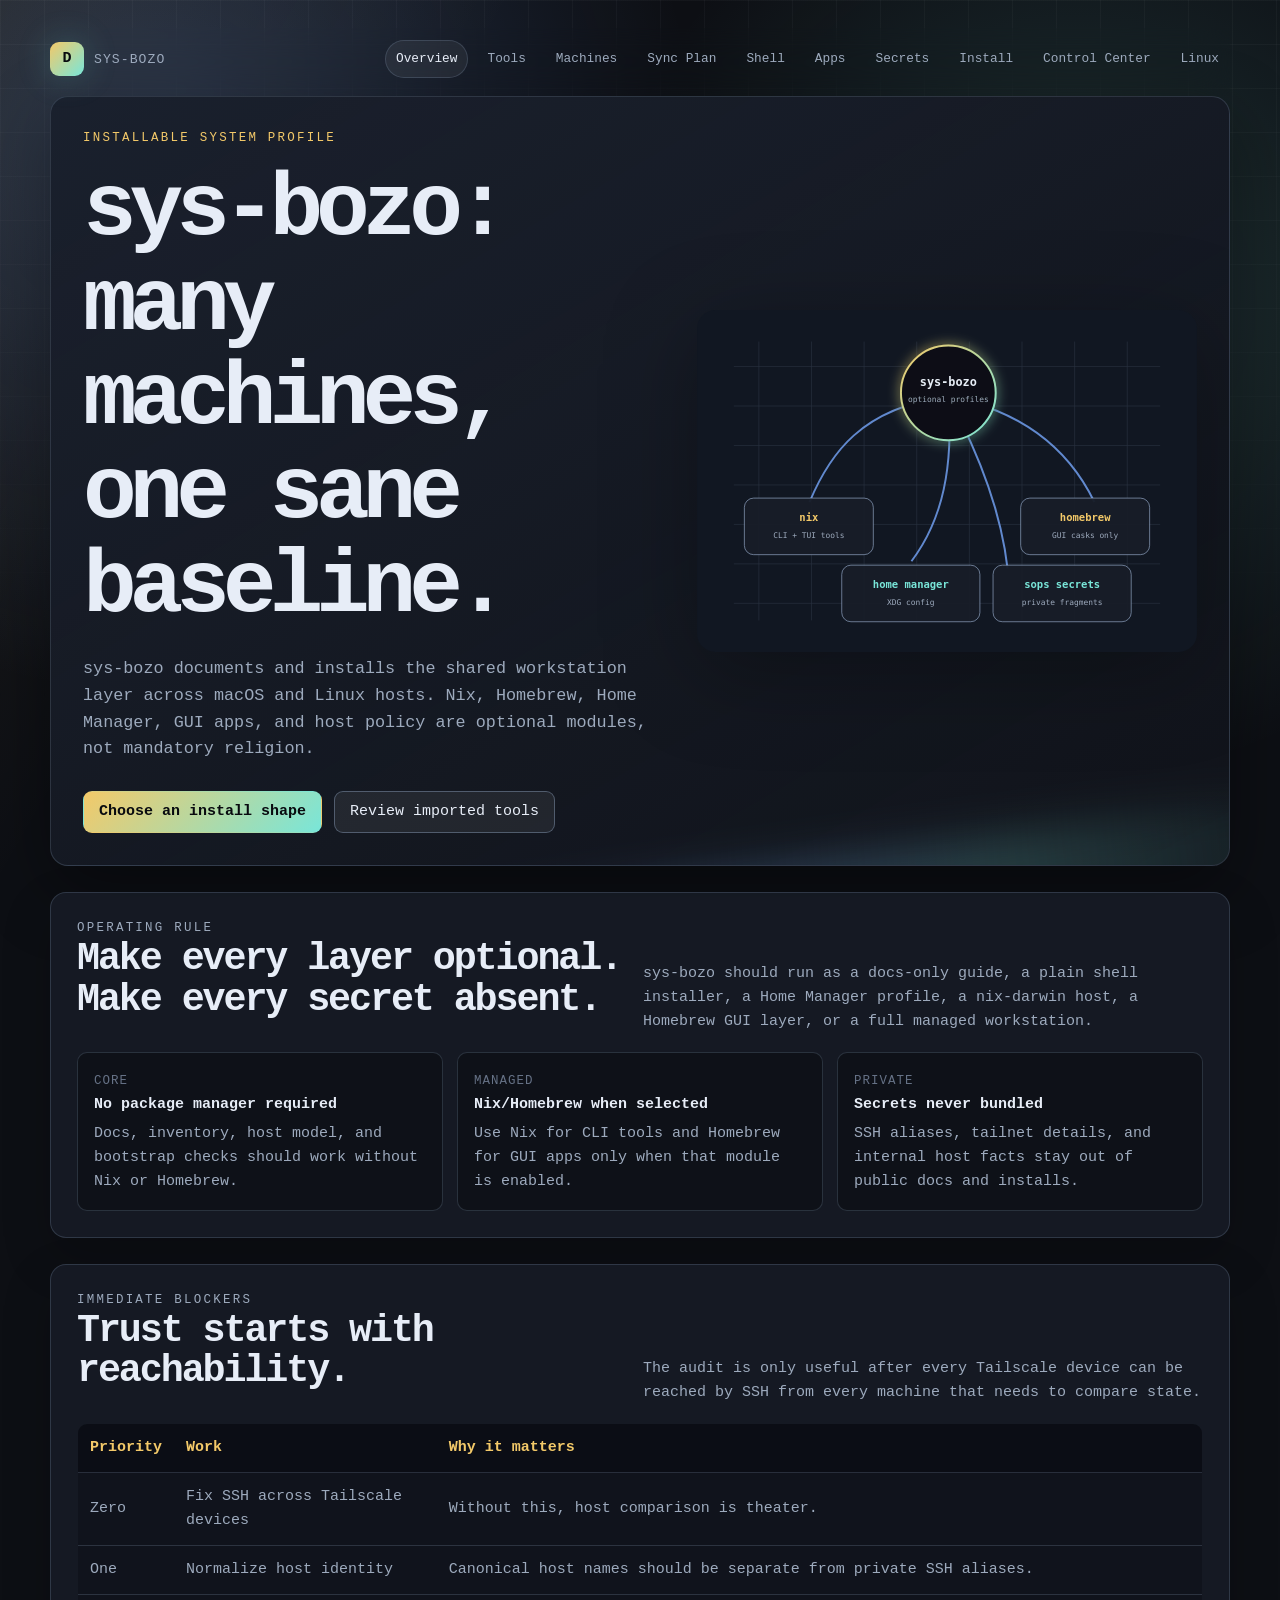
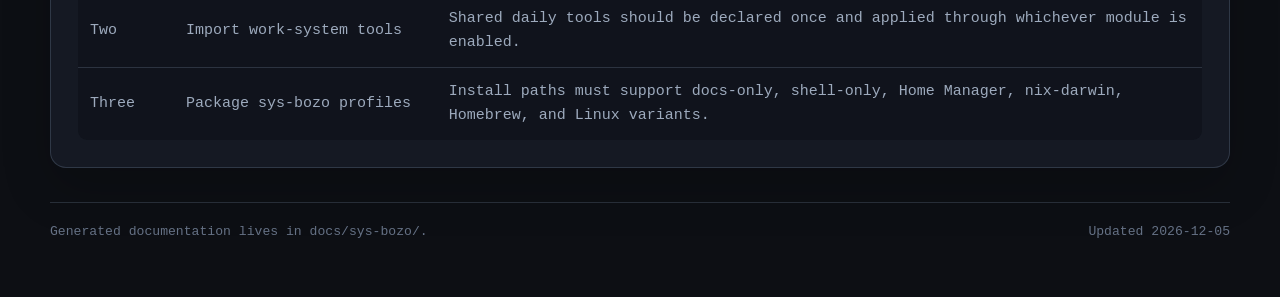
<file: docs/index.html>
<!doctype html>
<html lang="en">
<head>
  <meta charset="utf-8">
  <meta name="viewport" content="width=device-width, initial-scale=1">
  <title>sys-bozo</title>
  <link rel="stylesheet" href="styles.css">
</head>
<body>
  <main class="site">
    <header class="topbar">
      <a class="brand" href="index.html"><span class="brand-mark">D</span><span>sys-bozo</span></a>
      <nav class="nav" aria-label="System docs">
        <a href="index.html">Overview</a>
        <a href="tools.html">Tools</a>
        <a href="machines.html">Machines</a>
        <a href="sync-plan.html">Sync Plan</a>
        <a href="shell.html">Shell</a>
        <a href="apps.html">Apps</a>
        <a href="secrets.html">Secrets</a>
        <a href="install.html">Install</a><a href="control-center.html">Control Center</a><a href="linux.html">Linux</a>
      </nav>
    </header>

    <section class="hero">
      <div class="hero-copy">
        <p class="kicker">Installable system profile</p>
        <h1>sys-bozo: many machines, one sane baseline.</h1>
        <p class="lede">sys-bozo documents and installs the shared workstation layer across macOS and Linux hosts. Nix, Homebrew, Home Manager, GUI apps, and host policy are optional modules, not mandatory religion.</p>
        <div class="hero-actions">
          <a class="button primary" href="install.html">Choose an install shape</a>
          <a class="button" href="tools.html">Review imported tools</a>
        </div>
      </div>
      <div class="hero-map">
        <img src="assets/topology.svg" alt="Dotfiles topology map">
      </div>
    </section>

    <section class="section">
      <div class="section-head">
        <div>
          <p class="kicker">Operating rule</p>
          <h2>Make every layer optional. Make every secret absent.</h2>
        </div>
        <p>sys-bozo should run as a docs-only guide, a plain shell installer, a Home Manager profile, a nix-darwin host, a Homebrew GUI layer, or a full managed workstation.</p>
      </div>
      <div class="grid">
        <article class="card"><span class="meta">Core</span><strong>No package manager required</strong><p>Docs, inventory, host model, and bootstrap checks should work without Nix or Homebrew.</p></article>
        <article class="card"><span class="meta">Managed</span><strong>Nix/Homebrew when selected</strong><p>Use Nix for CLI tools and Homebrew for GUI apps only when that module is enabled.</p></article>
        <article class="card"><span class="meta">Private</span><strong>Secrets never bundled</strong><p>SSH aliases, tailnet details, and internal host facts stay out of public docs and installs.</p></article>
      </div>
    </section>

    <section class="section">
      <div class="section-head">
        <div>
          <p class="kicker">Immediate blockers</p>
          <h2>Trust starts with reachability.</h2>
        </div>
        <p>The audit is only useful after every Tailscale device can be reached by SSH from every machine that needs to compare state.</p>
      </div>
      <table class="matrix">
        <tr><th>Priority</th><th>Work</th><th>Why it matters</th></tr>
        <tr><td>Zero</td><td>Fix SSH across Tailscale devices</td><td>Without this, host comparison is theater.</td></tr>
        <tr><td>One</td><td>Normalize host identity</td><td>Canonical host names should be separate from private SSH aliases.</td></tr>
        <tr><td>Two</td><td>Import work-system tools</td><td>Shared daily tools should be declared once and applied through whichever module is enabled.</td></tr>
        <tr><td>Three</td><td>Package sys-bozo profiles</td><td>Install paths must support docs-only, shell-only, Home Manager, nix-darwin, Homebrew, and Linux variants.</td></tr>
      </table>
    </section>

    <footer class="footer">
      <span>Generated documentation lives in <code>docs/sys-bozo/</code>.</span>
      <span>Updated <span data-updated></span></span>
    </footer>
  </main>
  <script src="app.js"></script>
</body>
</html>
</file>
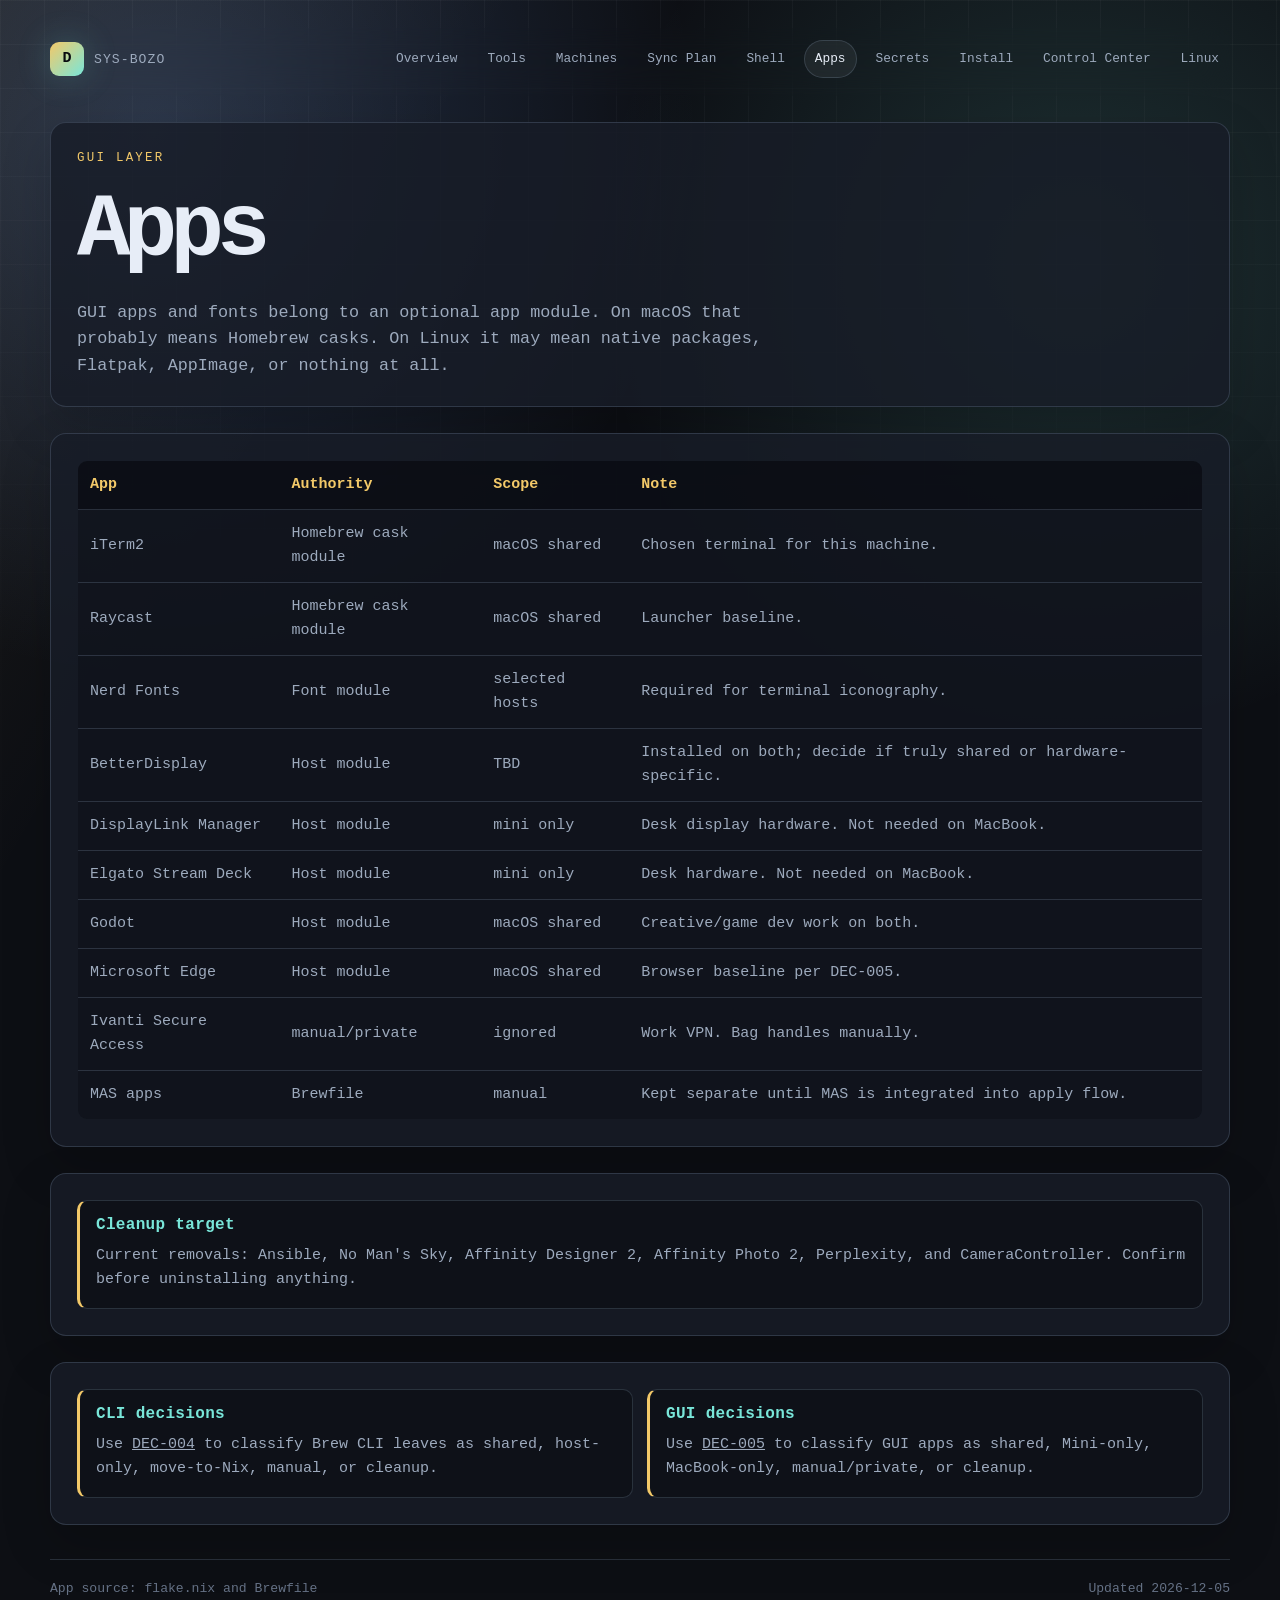
<file: docs/apps.html>
<!doctype html>
<html lang="en">
<head>
  <meta charset="utf-8">
  <meta name="viewport" content="width=device-width, initial-scale=1">
  <title>Apps - sys-bozo</title>
  <link rel="stylesheet" href="styles.css">
</head>
<body>
  <main class="site">
    <header class="topbar">
      <a class="brand" href="index.html"><span class="brand-mark">D</span><span>sys-bozo</span></a>
      <nav class="nav" aria-label="System docs">
        <a href="index.html">Overview</a><a href="tools.html">Tools</a><a href="machines.html">Machines</a><a href="sync-plan.html">Sync Plan</a><a href="shell.html">Shell</a><a href="apps.html">Apps</a><a href="secrets.html">Secrets</a><a href="install.html">Install</a><a href="control-center.html">Control Center</a><a href="linux.html">Linux</a>
      </nav>
    </header>

    <section class="section">
      <p class="kicker">GUI layer</p>
      <h1>Apps</h1>
      <p class="lede">GUI apps and fonts belong to an optional app module. On macOS that probably means Homebrew casks. On Linux it may mean native packages, Flatpak, AppImage, or nothing at all.</p>
    </section>

    <section class="section">
      <table class="matrix">
        <tr><th>App</th><th>Authority</th><th>Scope</th><th>Note</th></tr>
        <tr><td>iTerm2</td><td>Homebrew cask module</td><td>macOS shared</td><td>Chosen terminal for this machine.</td></tr>
        <tr><td>Raycast</td><td>Homebrew cask module</td><td>macOS shared</td><td>Launcher baseline.</td></tr>
        <tr><td>Nerd Fonts</td><td>Font module</td><td>selected hosts</td><td>Required for terminal iconography.</td></tr>
        <tr><td>BetterDisplay</td><td>Host module</td><td>TBD</td><td>Installed on both; decide if truly shared or hardware-specific.</td></tr>
        <tr><td>DisplayLink Manager</td><td>Host module</td><td>mini only</td><td>Desk display hardware. Not needed on MacBook.</td></tr>
        <tr><td>Elgato Stream Deck</td><td>Host module</td><td>mini only</td><td>Desk hardware. Not needed on MacBook.</td></tr>
        <tr><td>Godot</td><td>Host module</td><td>macOS shared</td><td>Creative/game dev work on both.</td></tr>
        <tr><td>Microsoft Edge</td><td>Host module</td><td>macOS shared</td><td>Browser baseline per DEC-005.</td></tr>
        <tr><td>Ivanti Secure Access</td><td>manual/private</td><td>ignored</td><td>Work VPN. Bag handles manually.</td></tr>
        <tr><td>MAS apps</td><td>Brewfile</td><td>manual</td><td>Kept separate until MAS is integrated into apply flow.</td></tr>
      </table>
    </section>

    <section class="section">
      <div class="callout"><h3>Cleanup target</h3><p>Current removals: Ansible, No Man's Sky, Affinity Designer 2, Affinity Photo 2, Perplexity, and CameraController. Confirm before uninstalling anything.</p></div>
    </section>

    <section class="section">
      <div class="grid two">
        <article class="callout"><h3>CLI decisions</h3><p>Use <a href="dec-004.html">DEC-004</a> to classify Brew CLI leaves as shared, host-only, move-to-Nix, manual, or cleanup.</p></article>
        <article class="callout"><h3>GUI decisions</h3><p>Use <a href="dec-005.html">DEC-005</a> to classify GUI apps as shared, Mini-only, MacBook-only, manual/private, or cleanup.</p></article>
      </div>
    </section>

    <footer class="footer"><span>App source: flake.nix and Brewfile</span><span>Updated <span data-updated></span></span></footer>
  </main>
  <script src="app.js"></script>
</body>
</html>
</file>
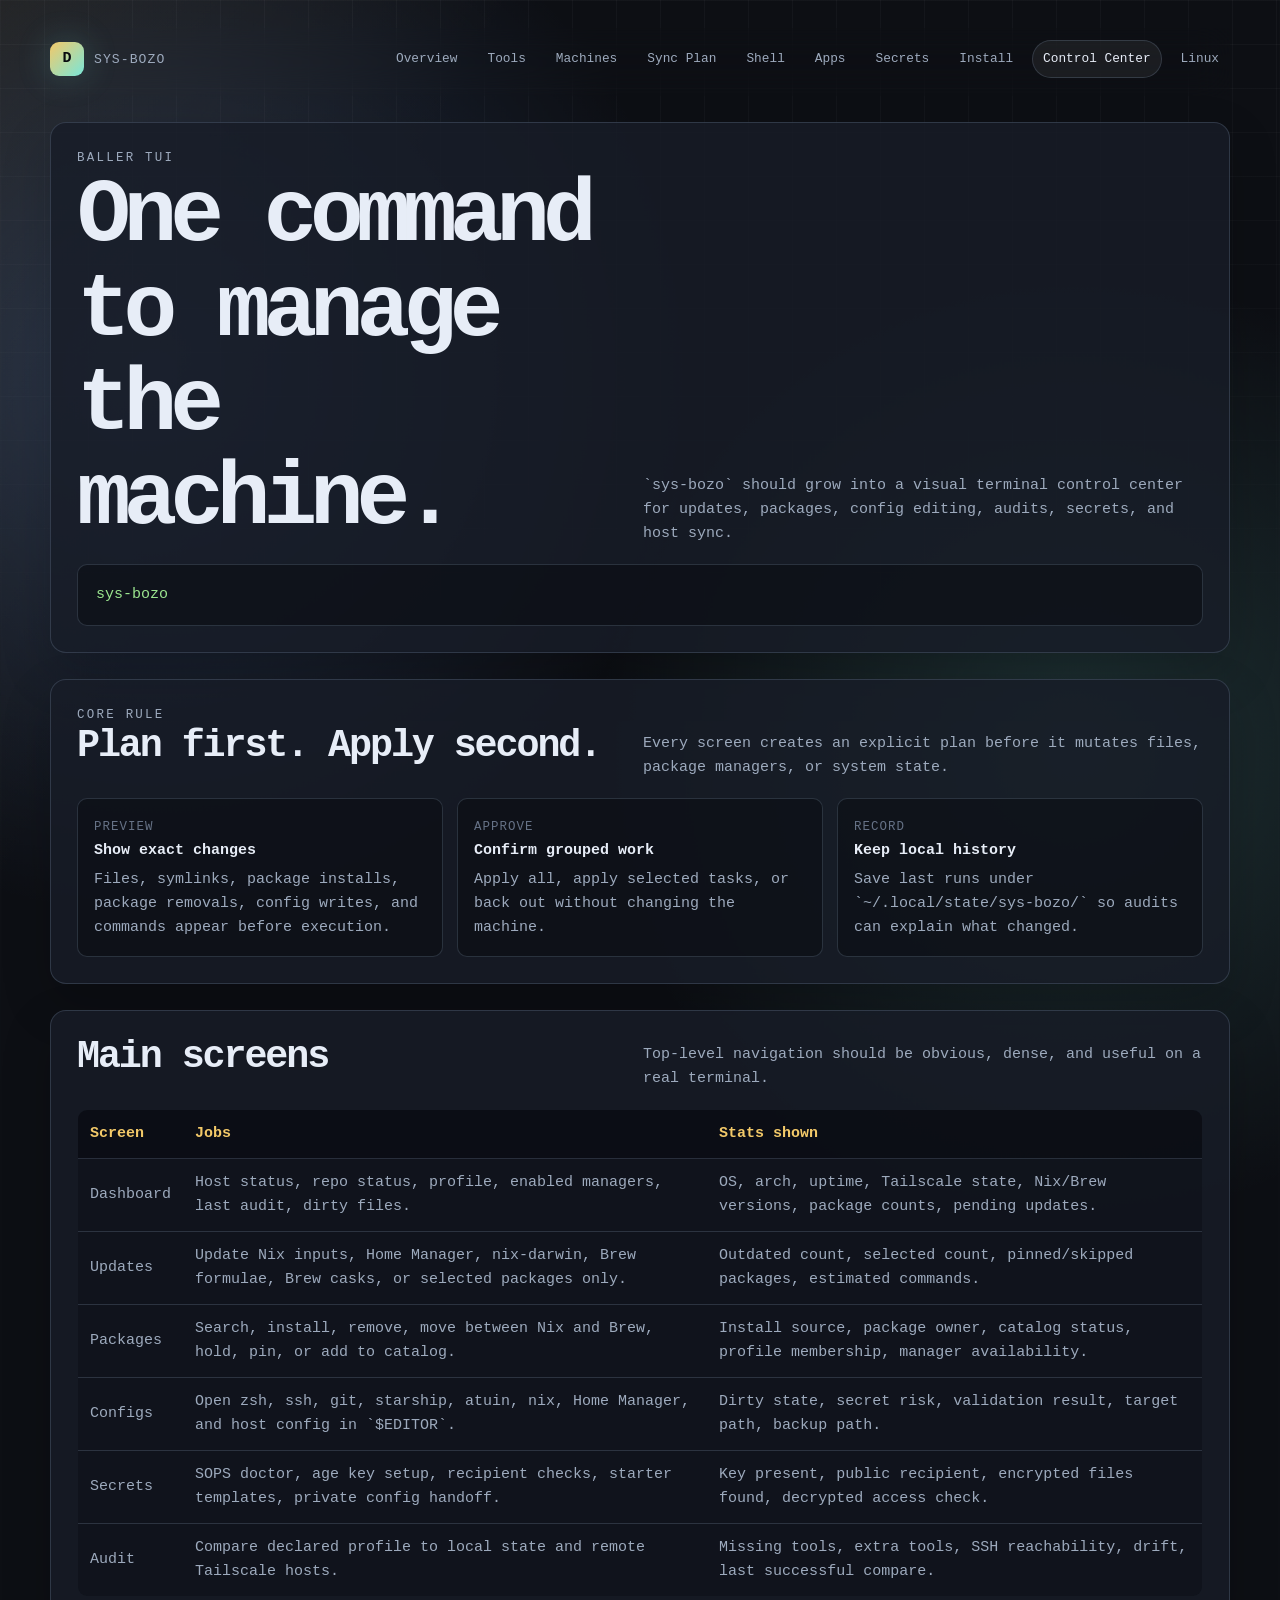
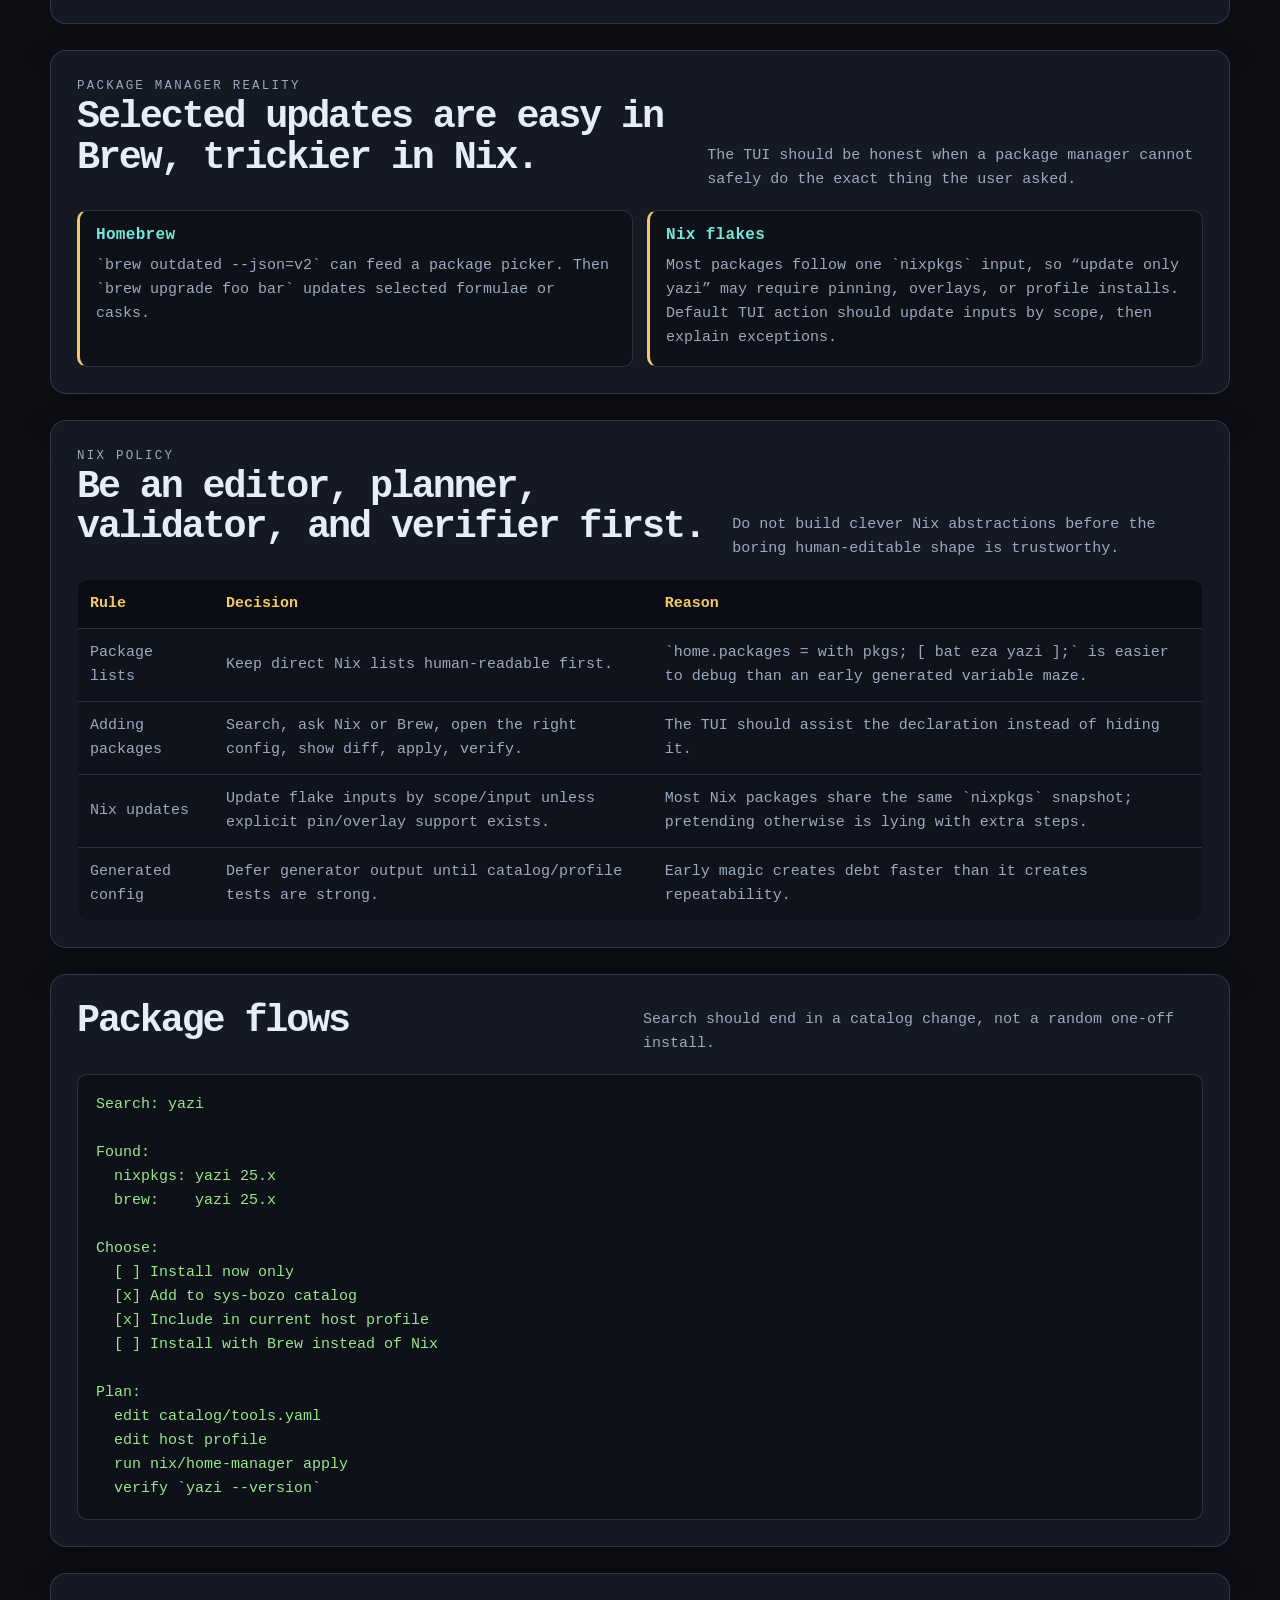
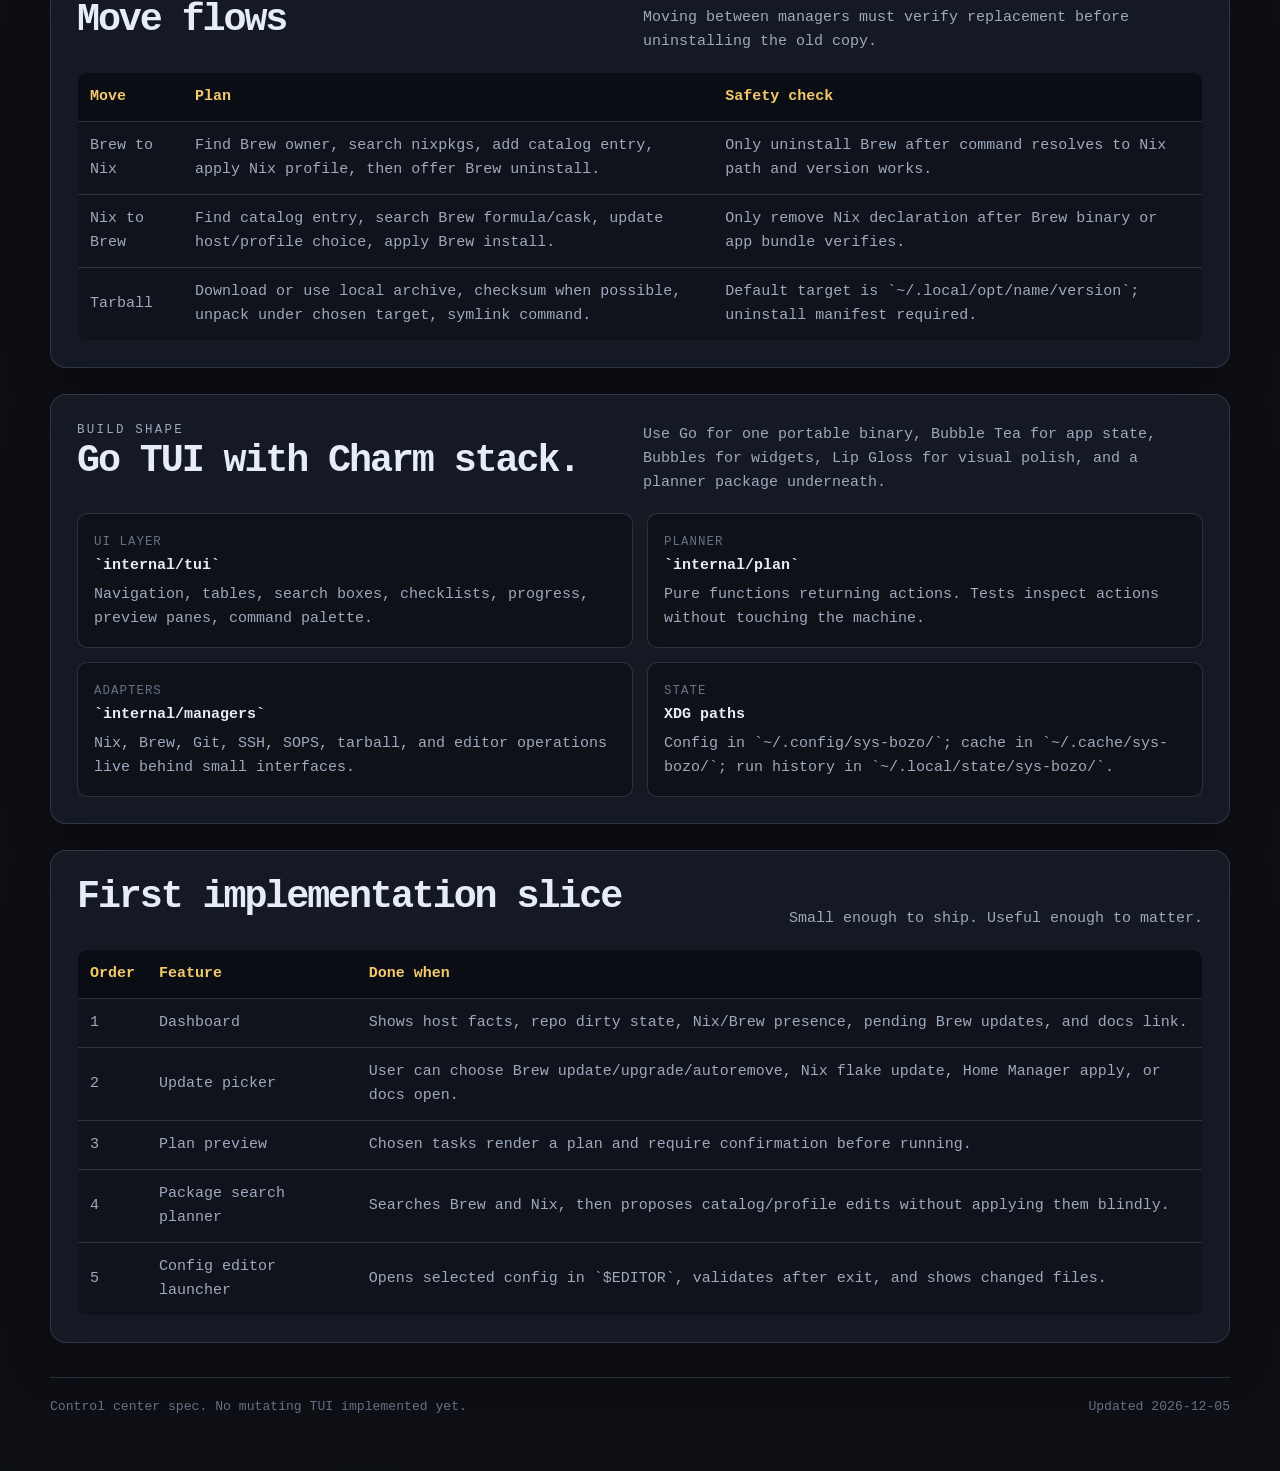
<file: docs/control-center.html>
<!doctype html>
<html lang="en">
<head>
  <meta charset="utf-8">
  <meta name="viewport" content="width=device-width, initial-scale=1">
  <title>Control Center - sys-bozo</title>
  <link rel="stylesheet" href="styles.css">
</head>
<body>
  <main class="site">
    <header class="topbar">
      <a class="brand" href="index.html"><span class="brand-mark">D</span><span>sys-bozo</span></a>
      <nav class="nav" aria-label="System docs">
        <a href="index.html">Overview</a><a href="tools.html">Tools</a><a href="machines.html">Machines</a><a href="sync-plan.html">Sync Plan</a><a href="shell.html">Shell</a><a href="apps.html">Apps</a><a href="secrets.html">Secrets</a><a href="install.html">Install</a><a href="control-center.html" aria-current="page">Control Center</a><a href="linux.html">Linux</a>
      </nav>
    </header>

    <section class="section">
      <div class="section-head">
        <div>
          <p class="kicker">Baller TUI</p>
          <h1>One command to manage the machine.</h1>
        </div>
        <p>`sys-bozo` should grow into a visual terminal control center for updates, packages, config editing, audits, secrets, and host sync.</p>
      </div>
      <div class="terminal">sys-bozo</div>
    </section>

    <section class="section">
      <div class="section-head">
        <div>
          <p class="kicker">Core rule</p>
          <h2>Plan first. Apply second.</h2>
        </div>
        <p>Every screen creates an explicit plan before it mutates files, package managers, or system state.</p>
      </div>
      <div class="grid three">
        <article class="card"><span class="meta">Preview</span><strong>Show exact changes</strong><p>Files, symlinks, package installs, package removals, config writes, and commands appear before execution.</p></article>
        <article class="card"><span class="meta">Approve</span><strong>Confirm grouped work</strong><p>Apply all, apply selected tasks, or back out without changing the machine.</p></article>
        <article class="card"><span class="meta">Record</span><strong>Keep local history</strong><p>Save last runs under `~/.local/state/sys-bozo/` so audits can explain what changed.</p></article>
      </div>
    </section>

    <section class="section">
      <div class="section-head"><h2>Main screens</h2><p>Top-level navigation should be obvious, dense, and useful on a real terminal.</p></div>
      <table class="matrix">
        <tr><th>Screen</th><th>Jobs</th><th>Stats shown</th></tr>
        <tr><td>Dashboard</td><td>Host status, repo status, profile, enabled managers, last audit, dirty files.</td><td>OS, arch, uptime, Tailscale state, Nix/Brew versions, package counts, pending updates.</td></tr>
        <tr><td>Updates</td><td>Update Nix inputs, Home Manager, nix-darwin, Brew formulae, Brew casks, or selected packages only.</td><td>Outdated count, selected count, pinned/skipped packages, estimated commands.</td></tr>
        <tr><td>Packages</td><td>Search, install, remove, move between Nix and Brew, hold, pin, or add to catalog.</td><td>Install source, package owner, catalog status, profile membership, manager availability.</td></tr>
        <tr><td>Configs</td><td>Open zsh, ssh, git, starship, atuin, nix, Home Manager, and host config in `$EDITOR`.</td><td>Dirty state, secret risk, validation result, target path, backup path.</td></tr>
        <tr><td>Secrets</td><td>SOPS doctor, age key setup, recipient checks, starter templates, private config handoff.</td><td>Key present, public recipient, encrypted files found, decrypted access check.</td></tr>
        <tr><td>Audit</td><td>Compare declared profile to local state and remote Tailscale hosts.</td><td>Missing tools, extra tools, SSH reachability, drift, last successful compare.</td></tr>
      </table>
    </section>

    <section class="section">
      <div class="section-head">
        <div>
          <p class="kicker">Package manager reality</p>
          <h2>Selected updates are easy in Brew, trickier in Nix.</h2>
        </div>
        <p>The TUI should be honest when a package manager cannot safely do the exact thing the user asked.</p>
      </div>
      <div class="grid two">
        <article class="callout"><h3>Homebrew</h3><p>`brew outdated --json=v2` can feed a package picker. Then `brew upgrade foo bar` updates selected formulae or casks.</p></article>
        <article class="callout"><h3>Nix flakes</h3><p>Most packages follow one `nixpkgs` input, so “update only yazi” may require pinning, overlays, or profile installs. Default TUI action should update inputs by scope, then explain exceptions.</p></article>
      </div>
    </section>

    <section class="section">
      <div class="section-head">
        <div>
          <p class="kicker">Nix policy</p>
          <h2>Be an editor, planner, validator, and verifier first.</h2>
        </div>
        <p>Do not build clever Nix abstractions before the boring human-editable shape is trustworthy.</p>
      </div>
      <table class="matrix">
        <tr><th>Rule</th><th>Decision</th><th>Reason</th></tr>
        <tr><td>Package lists</td><td>Keep direct Nix lists human-readable first.</td><td>`home.packages = with pkgs; [ bat eza yazi ];` is easier to debug than an early generated variable maze.</td></tr>
        <tr><td>Adding packages</td><td>Search, ask Nix or Brew, open the right config, show diff, apply, verify.</td><td>The TUI should assist the declaration instead of hiding it.</td></tr>
        <tr><td>Nix updates</td><td>Update flake inputs by scope/input unless explicit pin/overlay support exists.</td><td>Most Nix packages share the same `nixpkgs` snapshot; pretending otherwise is lying with extra steps.</td></tr>
        <tr><td>Generated config</td><td>Defer generator output until catalog/profile tests are strong.</td><td>Early magic creates debt faster than it creates repeatability.</td></tr>
      </table>
    </section>

    <section class="section">
      <div class="section-head"><h2>Package flows</h2><p>Search should end in a catalog change, not a random one-off install.</p></div>
      <div class="terminal">Search: yazi

Found:
  nixpkgs: yazi 25.x
  brew:    yazi 25.x

Choose:
  [ ] Install now only
  [x] Add to sys-bozo catalog
  [x] Include in current host profile
  [ ] Install with Brew instead of Nix

Plan:
  edit catalog/tools.yaml
  edit host profile
  run nix/home-manager apply
  verify `yazi --version`</div>
    </section>

    <section class="section">
      <div class="section-head"><h2>Move flows</h2><p>Moving between managers must verify replacement before uninstalling the old copy.</p></div>
      <table class="matrix">
        <tr><th>Move</th><th>Plan</th><th>Safety check</th></tr>
        <tr><td>Brew to Nix</td><td>Find Brew owner, search nixpkgs, add catalog entry, apply Nix profile, then offer Brew uninstall.</td><td>Only uninstall Brew after command resolves to Nix path and version works.</td></tr>
        <tr><td>Nix to Brew</td><td>Find catalog entry, search Brew formula/cask, update host/profile choice, apply Brew install.</td><td>Only remove Nix declaration after Brew binary or app bundle verifies.</td></tr>
        <tr><td>Tarball</td><td>Download or use local archive, checksum when possible, unpack under chosen target, symlink command.</td><td>Default target is `~/.local/opt/name/version`; uninstall manifest required.</td></tr>
      </table>
    </section>

    <section class="section">
      <div class="section-head">
        <div>
          <p class="kicker">Build shape</p>
          <h2>Go TUI with Charm stack.</h2>
        </div>
        <p>Use Go for one portable binary, Bubble Tea for app state, Bubbles for widgets, Lip Gloss for visual polish, and a planner package underneath.</p>
      </div>
      <div class="grid two">
        <article class="card"><span class="meta">UI layer</span><strong>`internal/tui`</strong><p>Navigation, tables, search boxes, checklists, progress, preview panes, command palette.</p></article>
        <article class="card"><span class="meta">Planner</span><strong>`internal/plan`</strong><p>Pure functions returning actions. Tests inspect actions without touching the machine.</p></article>
        <article class="card"><span class="meta">Adapters</span><strong>`internal/managers`</strong><p>Nix, Brew, Git, SSH, SOPS, tarball, and editor operations live behind small interfaces.</p></article>
        <article class="card"><span class="meta">State</span><strong>XDG paths</strong><p>Config in `~/.config/sys-bozo/`; cache in `~/.cache/sys-bozo/`; run history in `~/.local/state/sys-bozo/`.</p></article>
      </div>
    </section>

    <section class="section">
      <div class="section-head"><h2>First implementation slice</h2><p>Small enough to ship. Useful enough to matter.</p></div>
      <table class="matrix">
        <tr><th>Order</th><th>Feature</th><th>Done when</th></tr>
        <tr><td>1</td><td>Dashboard</td><td>Shows host facts, repo dirty state, Nix/Brew presence, pending Brew updates, and docs link.</td></tr>
        <tr><td>2</td><td>Update picker</td><td>User can choose Brew update/upgrade/autoremove, Nix flake update, Home Manager apply, or docs open.</td></tr>
        <tr><td>3</td><td>Plan preview</td><td>Chosen tasks render a plan and require confirmation before running.</td></tr>
        <tr><td>4</td><td>Package search planner</td><td>Searches Brew and Nix, then proposes catalog/profile edits without applying them blindly.</td></tr>
        <tr><td>5</td><td>Config editor launcher</td><td>Opens selected config in `$EDITOR`, validates after exit, and shows changed files.</td></tr>
      </table>
    </section>

    <footer class="footer"><span>Control center spec. No mutating TUI implemented yet.</span><span>Updated <span data-updated></span></span></footer>
  </main>
  <script src="app.js"></script>
</body>
</html>
</file>
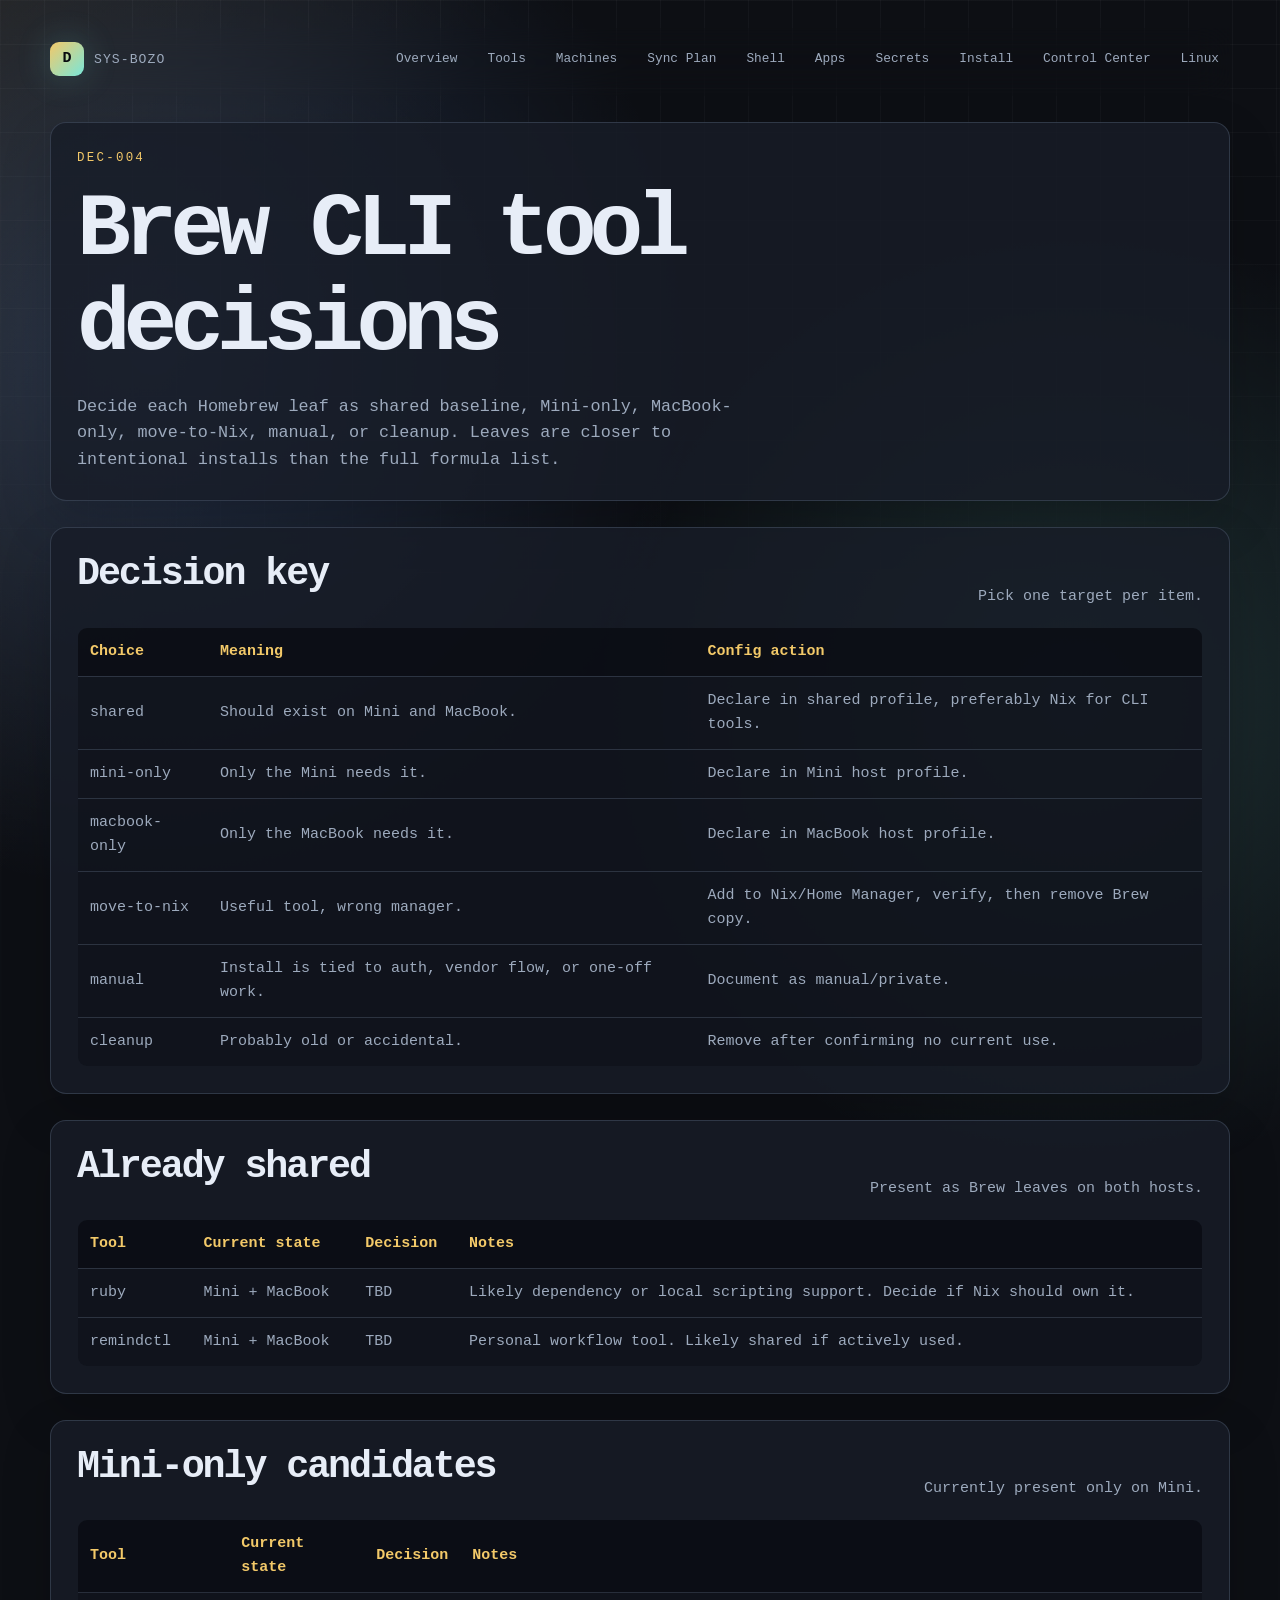
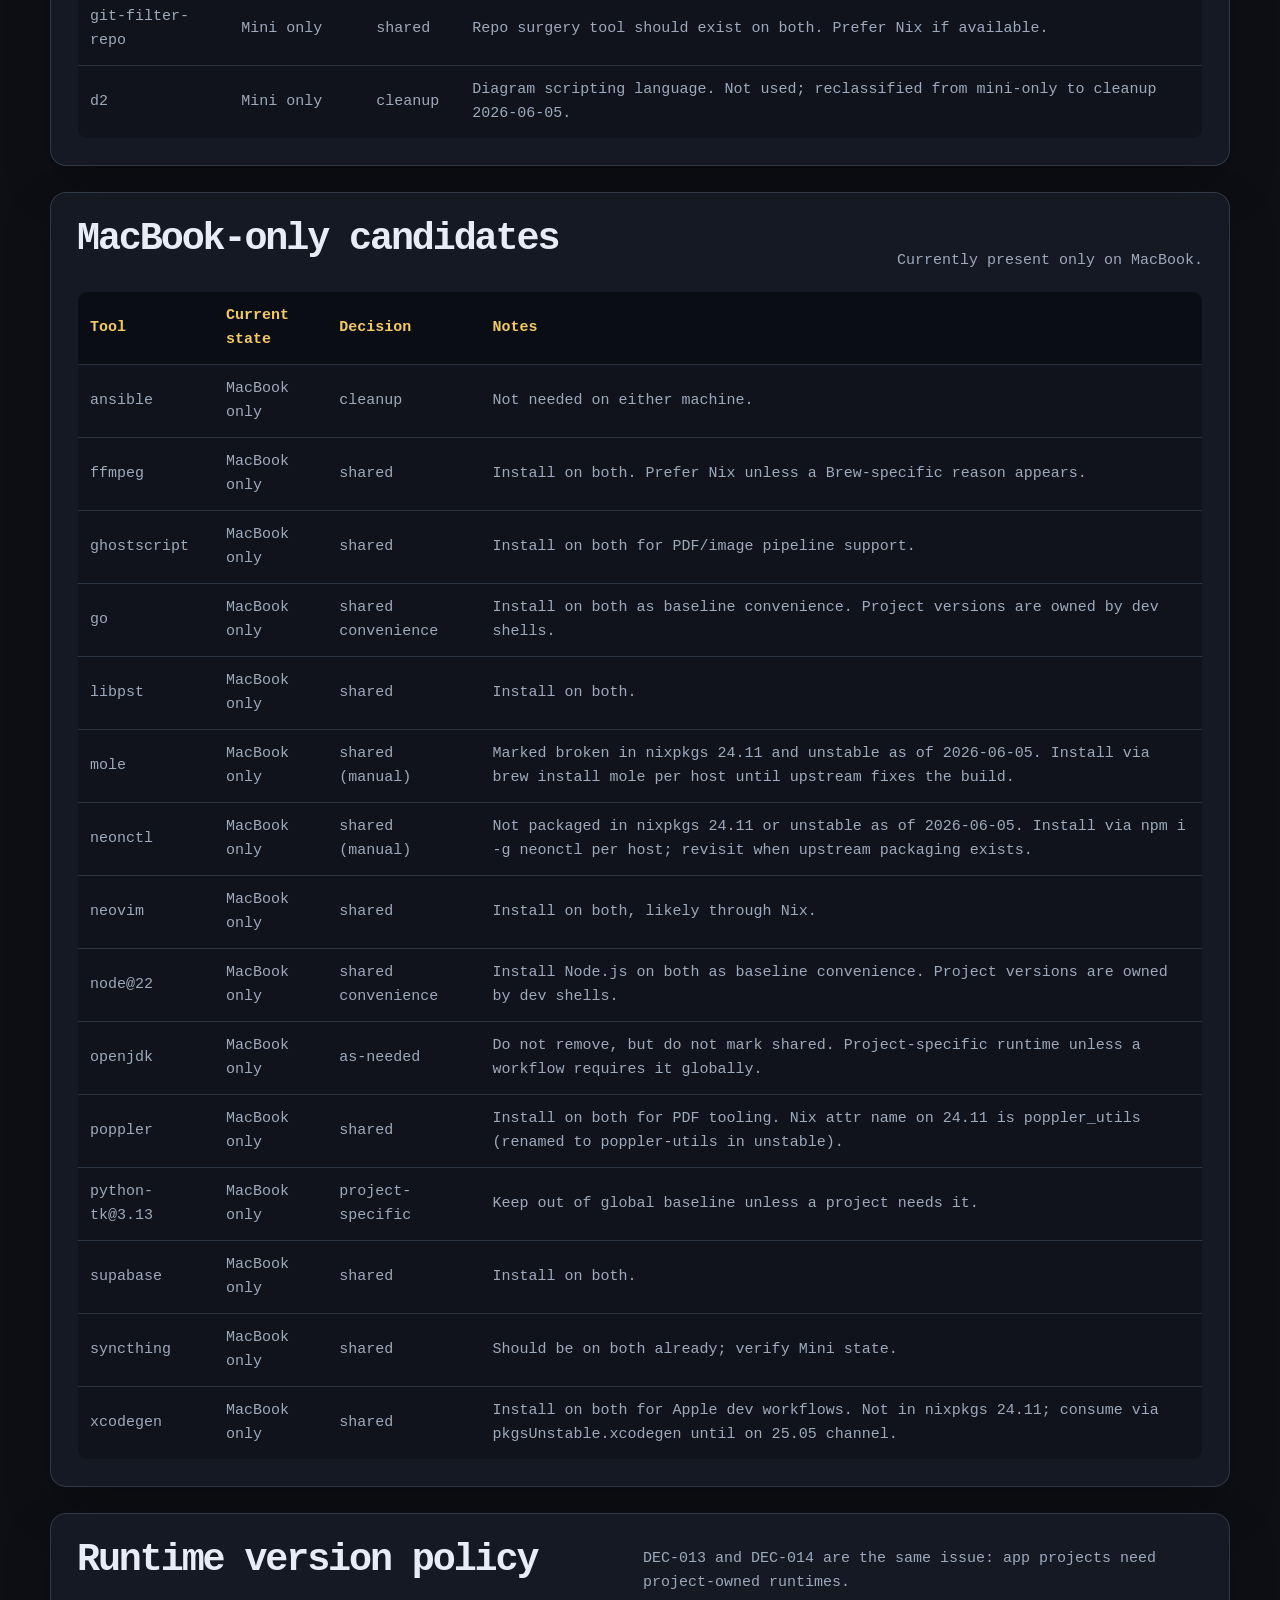
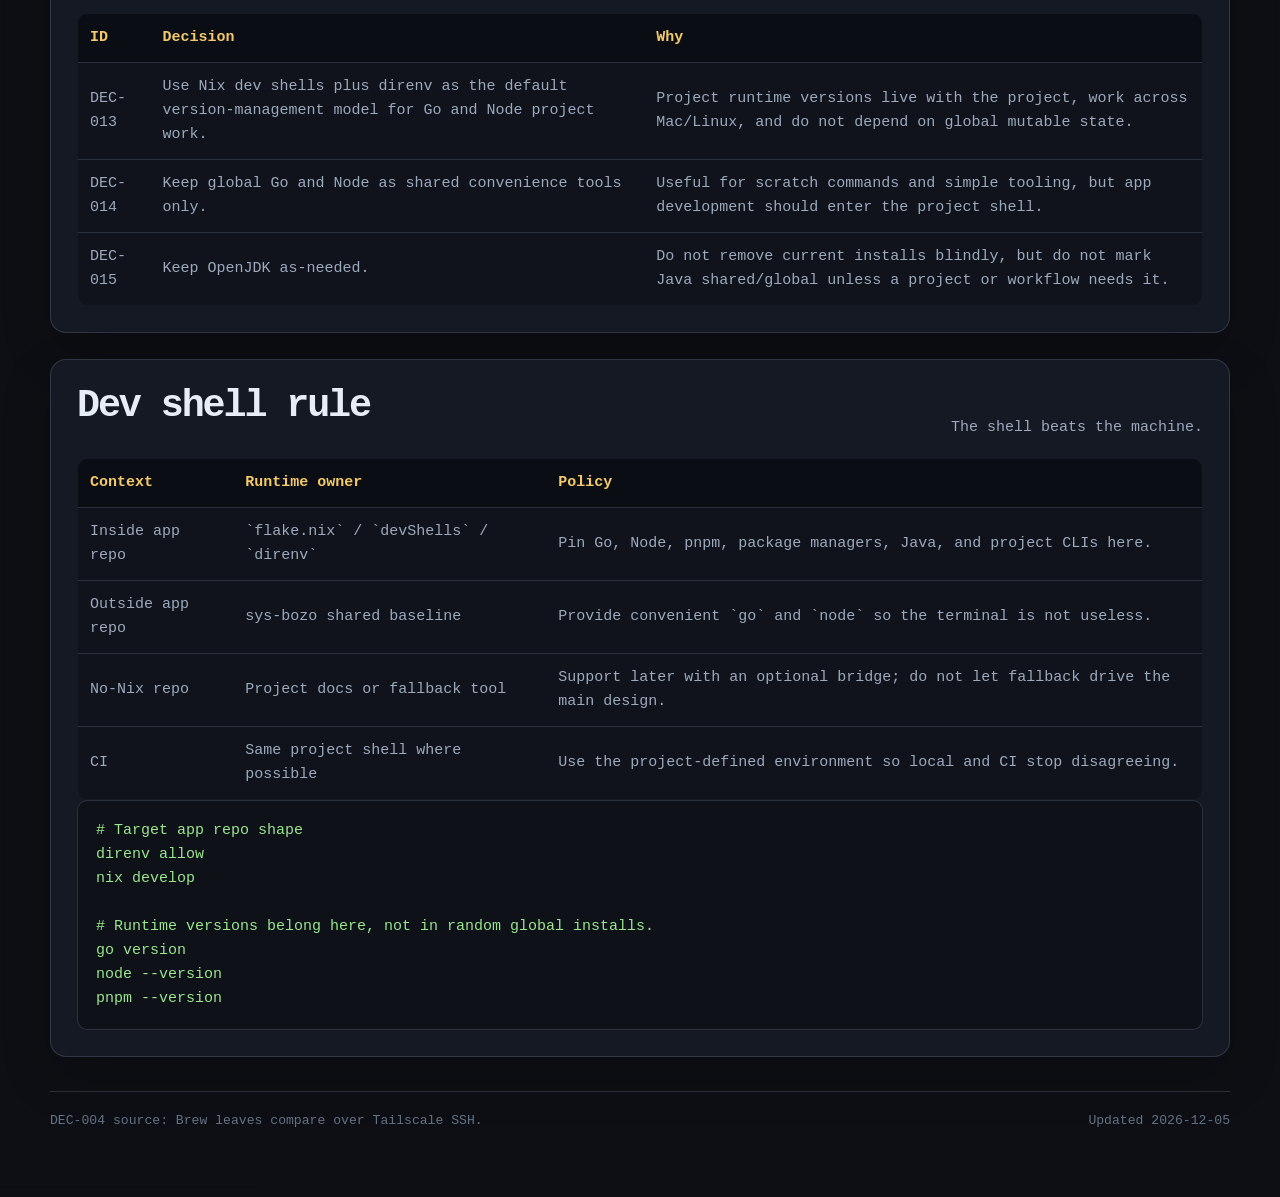
<file: docs/dec-004.html>
<!doctype html>
<html lang="en">
<head>
  <meta charset="utf-8">
  <meta name="viewport" content="width=device-width, initial-scale=1">
  <title>DEC-004 - Brew CLI Tools</title>
  <link rel="stylesheet" href="styles.css">
</head>
<body>
  <main class="site">
    <header class="topbar">
      <a class="brand" href="index.html"><span class="brand-mark">D</span><span>sys-bozo</span></a>
      <nav class="nav" aria-label="System docs">
        <a href="index.html">Overview</a><a href="tools.html">Tools</a><a href="machines.html">Machines</a><a href="sync-plan.html">Sync Plan</a><a href="shell.html">Shell</a><a href="apps.html">Apps</a><a href="secrets.html">Secrets</a><a href="install.html">Install</a><a href="control-center.html">Control Center</a><a href="linux.html">Linux</a>
      </nav>
    </header>

    <section class="section">
      <p class="kicker">DEC-004</p>
      <h1>Brew CLI tool decisions</h1>
      <p class="lede">Decide each Homebrew leaf as shared baseline, Mini-only, MacBook-only, move-to-Nix, manual, or cleanup. Leaves are closer to intentional installs than the full formula list.</p>
    </section>

    <section class="section">
      <div class="section-head"><h2>Decision key</h2><p>Pick one target per item.</p></div>
      <table class="matrix">
        <tr><th>Choice</th><th>Meaning</th><th>Config action</th></tr>
        <tr><td>shared</td><td>Should exist on Mini and MacBook.</td><td>Declare in shared profile, preferably Nix for CLI tools.</td></tr>
        <tr><td>mini-only</td><td>Only the Mini needs it.</td><td>Declare in Mini host profile.</td></tr>
        <tr><td>macbook-only</td><td>Only the MacBook needs it.</td><td>Declare in MacBook host profile.</td></tr>
        <tr><td>move-to-nix</td><td>Useful tool, wrong manager.</td><td>Add to Nix/Home Manager, verify, then remove Brew copy.</td></tr>
        <tr><td>manual</td><td>Install is tied to auth, vendor flow, or one-off work.</td><td>Document as manual/private.</td></tr>
        <tr><td>cleanup</td><td>Probably old or accidental.</td><td>Remove after confirming no current use.</td></tr>
      </table>
    </section>

    <section class="section">
      <div class="section-head"><h2>Already shared</h2><p>Present as Brew leaves on both hosts.</p></div>
      <table class="matrix">
        <tr><th>Tool</th><th>Current state</th><th>Decision</th><th>Notes</th></tr>
        <tr><td>ruby</td><td>Mini + MacBook</td><td>TBD</td><td>Likely dependency or local scripting support. Decide if Nix should own it.</td></tr>
        <tr><td>remindctl</td><td>Mini + MacBook</td><td>TBD</td><td>Personal workflow tool. Likely shared if actively used.</td></tr>
      </table>
    </section>

    <section class="section">
      <div class="section-head"><h2>Mini-only candidates</h2><p>Currently present only on Mini.</p></div>
      <table class="matrix">
        <tr><th>Tool</th><th>Current state</th><th>Decision</th><th>Notes</th></tr>
        <tr><td>git-filter-repo</td><td>Mini only</td><td>shared</td><td>Repo surgery tool should exist on both. Prefer Nix if available.</td></tr>
        <tr><td>d2</td><td>Mini only</td><td>cleanup</td><td>Diagram scripting language. Not used; reclassified from mini-only to cleanup 2026-06-05.</td></tr>
      </table>
    </section>

    <section class="section">
      <div class="section-head"><h2>MacBook-only candidates</h2><p>Currently present only on MacBook.</p></div>
      <table class="matrix">
        <tr><th>Tool</th><th>Current state</th><th>Decision</th><th>Notes</th></tr>
        <tr><td>ansible</td><td>MacBook only</td><td>cleanup</td><td>Not needed on either machine.</td></tr>
        <tr><td>ffmpeg</td><td>MacBook only</td><td>shared</td><td>Install on both. Prefer Nix unless a Brew-specific reason appears.</td></tr>
        <tr><td>ghostscript</td><td>MacBook only</td><td>shared</td><td>Install on both for PDF/image pipeline support.</td></tr>
        <tr><td>go</td><td>MacBook only</td><td>shared convenience</td><td>Install on both as baseline convenience. Project versions are owned by dev shells.</td></tr>
        <tr><td>libpst</td><td>MacBook only</td><td>shared</td><td>Install on both.</td></tr>
        <tr><td>mole</td><td>MacBook only</td><td>shared (manual)</td><td>Marked broken in nixpkgs 24.11 and unstable as of 2026-06-05. Install via <code>brew install mole</code> per host until upstream fixes the build.</td></tr>
        <tr><td>neonctl</td><td>MacBook only</td><td>shared (manual)</td><td>Not packaged in nixpkgs 24.11 or unstable as of 2026-06-05. Install via <code>npm i -g neonctl</code> per host; revisit when upstream packaging exists.</td></tr>
        <tr><td>neovim</td><td>MacBook only</td><td>shared</td><td>Install on both, likely through Nix.</td></tr>
        <tr><td>node@22</td><td>MacBook only</td><td>shared convenience</td><td>Install Node.js on both as baseline convenience. Project versions are owned by dev shells.</td></tr>
        <tr><td>openjdk</td><td>MacBook only</td><td>as-needed</td><td>Do not remove, but do not mark shared. Project-specific runtime unless a workflow requires it globally.</td></tr>
        <tr><td>poppler</td><td>MacBook only</td><td>shared</td><td>Install on both for PDF tooling. Nix attr name on 24.11 is <code>poppler_utils</code> (renamed to <code>poppler-utils</code> in unstable).</td></tr>
        <tr><td>python-tk@3.13</td><td>MacBook only</td><td>project-specific</td><td>Keep out of global baseline unless a project needs it.</td></tr>
        <tr><td>supabase</td><td>MacBook only</td><td>shared</td><td>Install on both.</td></tr>
        <tr><td>syncthing</td><td>MacBook only</td><td>shared</td><td>Should be on both already; verify Mini state.</td></tr>
        <tr><td>xcodegen</td><td>MacBook only</td><td>shared</td><td>Install on both for Apple dev workflows. Not in nixpkgs 24.11; consume via <code>pkgsUnstable.xcodegen</code> until on 25.05 channel.</td></tr>
      </table>
    </section>

    <section class="section">
      <div class="section-head"><h2>Runtime version policy</h2><p>DEC-013 and DEC-014 are the same issue: app projects need project-owned runtimes.</p></div>
      <table class="matrix">
        <tr><th>ID</th><th>Decision</th><th>Why</th></tr>
        <tr><td>DEC-013</td><td>Use Nix dev shells plus direnv as the default version-management model for Go and Node project work.</td><td>Project runtime versions live with the project, work across Mac/Linux, and do not depend on global mutable state.</td></tr>
        <tr><td>DEC-014</td><td>Keep global Go and Node as shared convenience tools only.</td><td>Useful for scratch commands and simple tooling, but app development should enter the project shell.</td></tr>
        <tr><td>DEC-015</td><td>Keep OpenJDK as-needed.</td><td>Do not remove current installs blindly, but do not mark Java shared/global unless a project or workflow needs it.</td></tr>
      </table>
    </section>

    <section class="section">
      <div class="section-head"><h2>Dev shell rule</h2><p>The shell beats the machine.</p></div>
      <table class="matrix">
        <tr><th>Context</th><th>Runtime owner</th><th>Policy</th></tr>
        <tr><td>Inside app repo</td><td>`flake.nix` / `devShells` / `direnv`</td><td>Pin Go, Node, pnpm, package managers, Java, and project CLIs here.</td></tr>
        <tr><td>Outside app repo</td><td>sys-bozo shared baseline</td><td>Provide convenient `go` and `node` so the terminal is not useless.</td></tr>
        <tr><td>No-Nix repo</td><td>Project docs or fallback tool</td><td>Support later with an optional bridge; do not let fallback drive the main design.</td></tr>
        <tr><td>CI</td><td>Same project shell where possible</td><td>Use the project-defined environment so local and CI stop disagreeing.</td></tr>
      </table>
      <div class="terminal"># Target app repo shape
direnv allow
nix develop

# Runtime versions belong here, not in random global installs.
go version
node --version
pnpm --version</div>
    </section>

    <footer class="footer"><span>DEC-004 source: Brew leaves compare over Tailscale SSH.</span><span>Updated <span data-updated></span></span></footer>
  </main>
  <script src="app.js"></script>
</body>
</html>
</file>
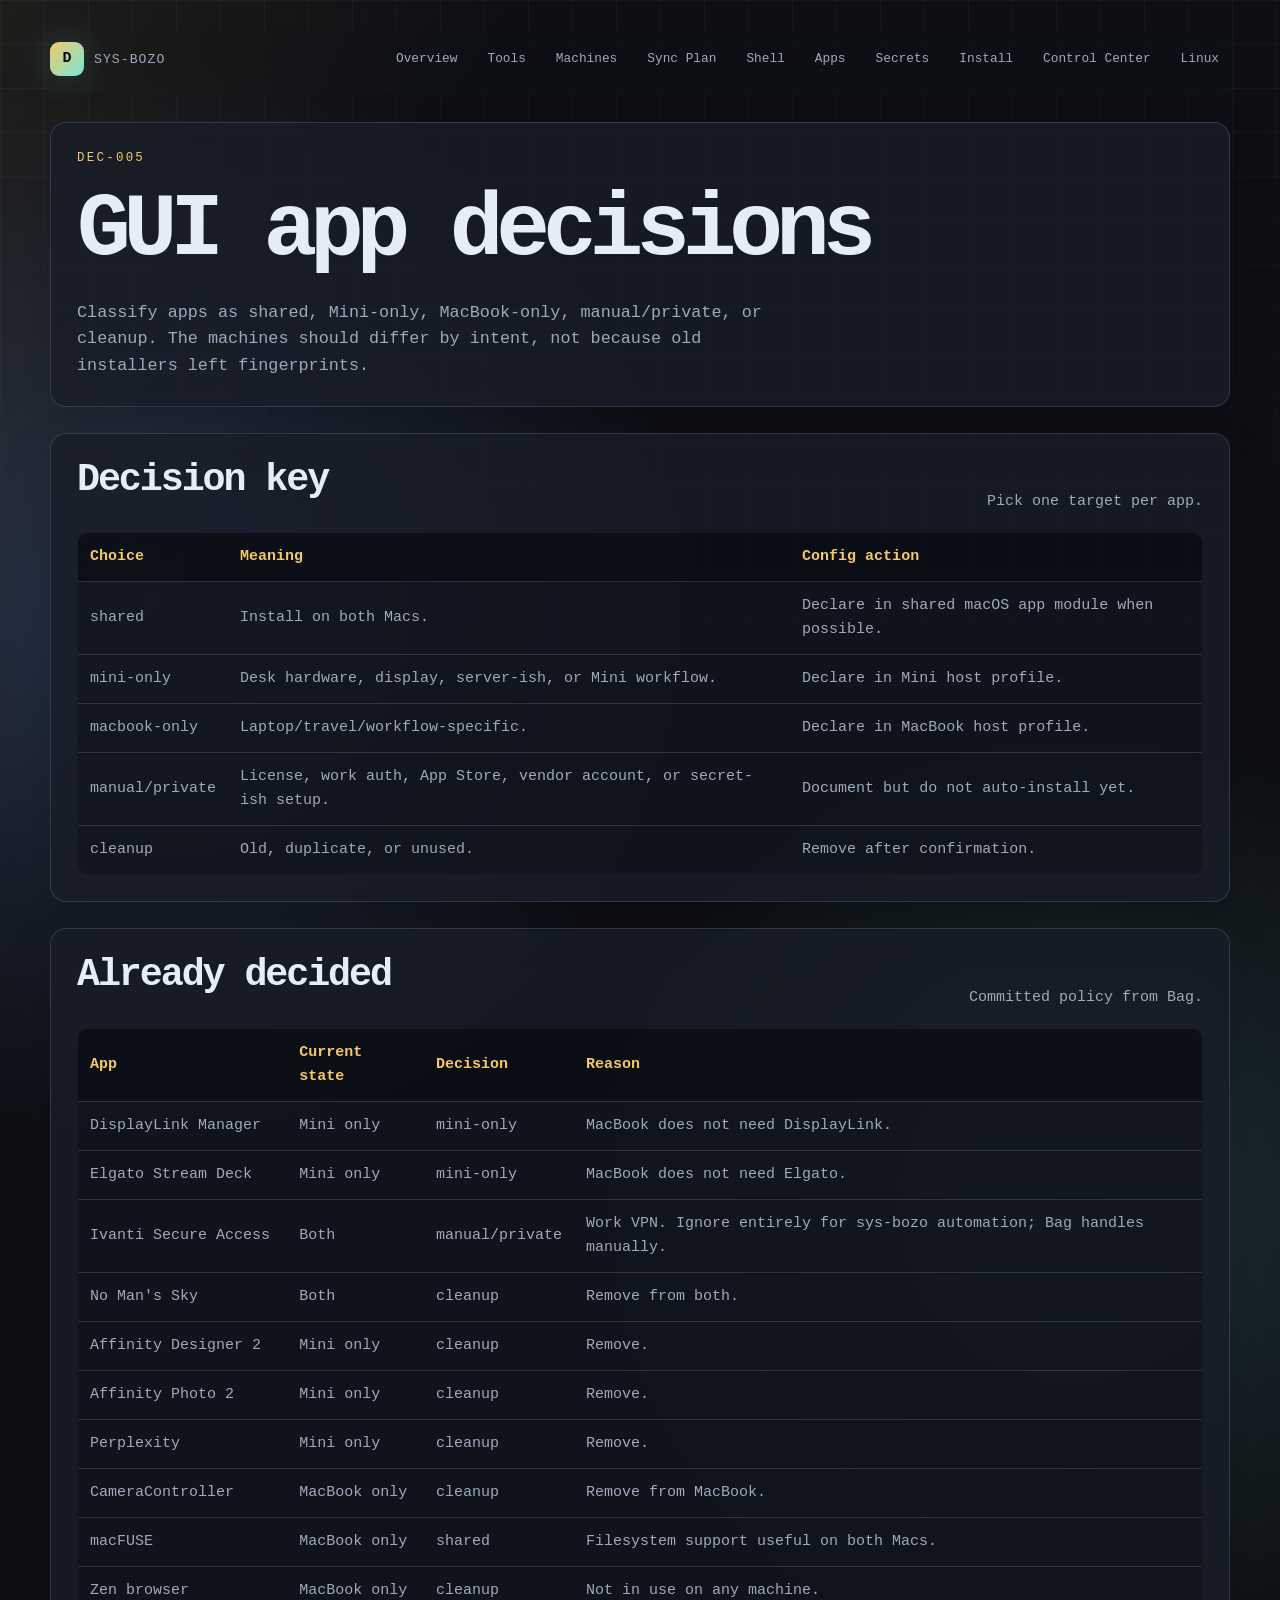
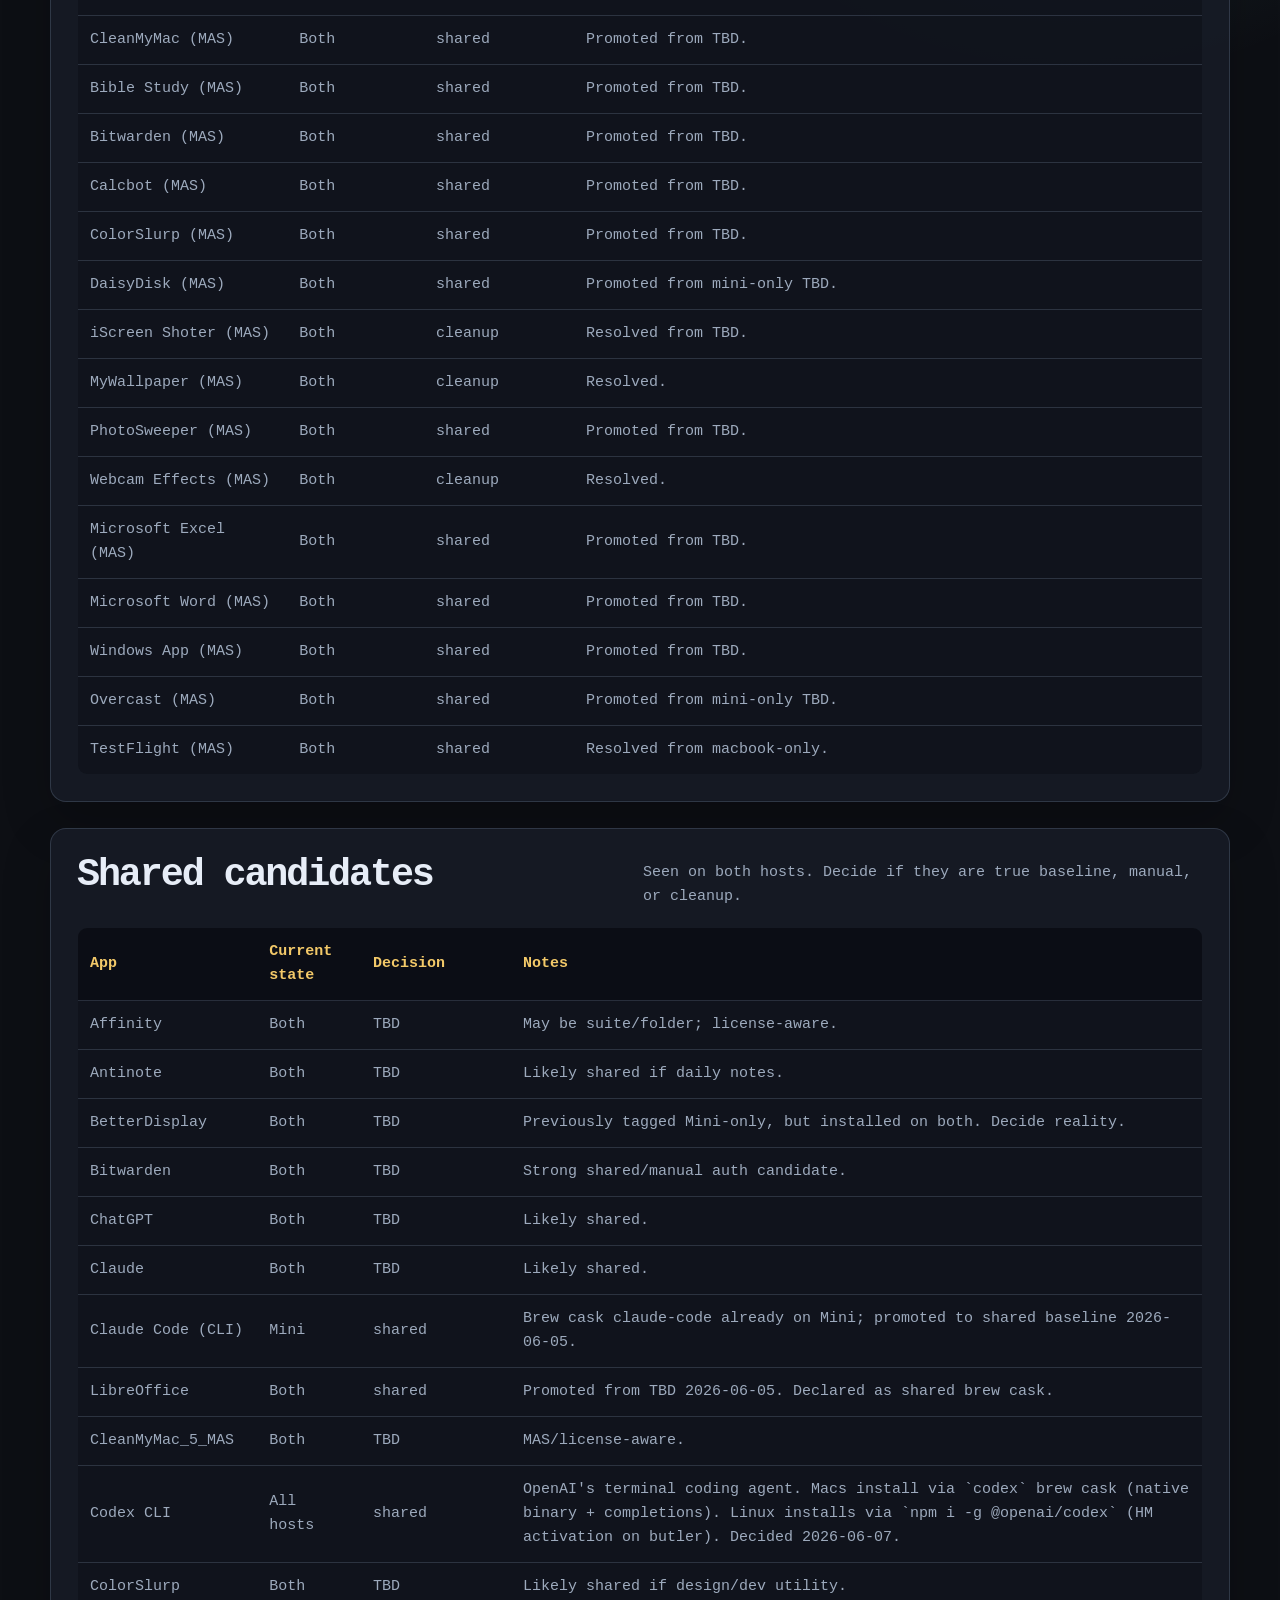
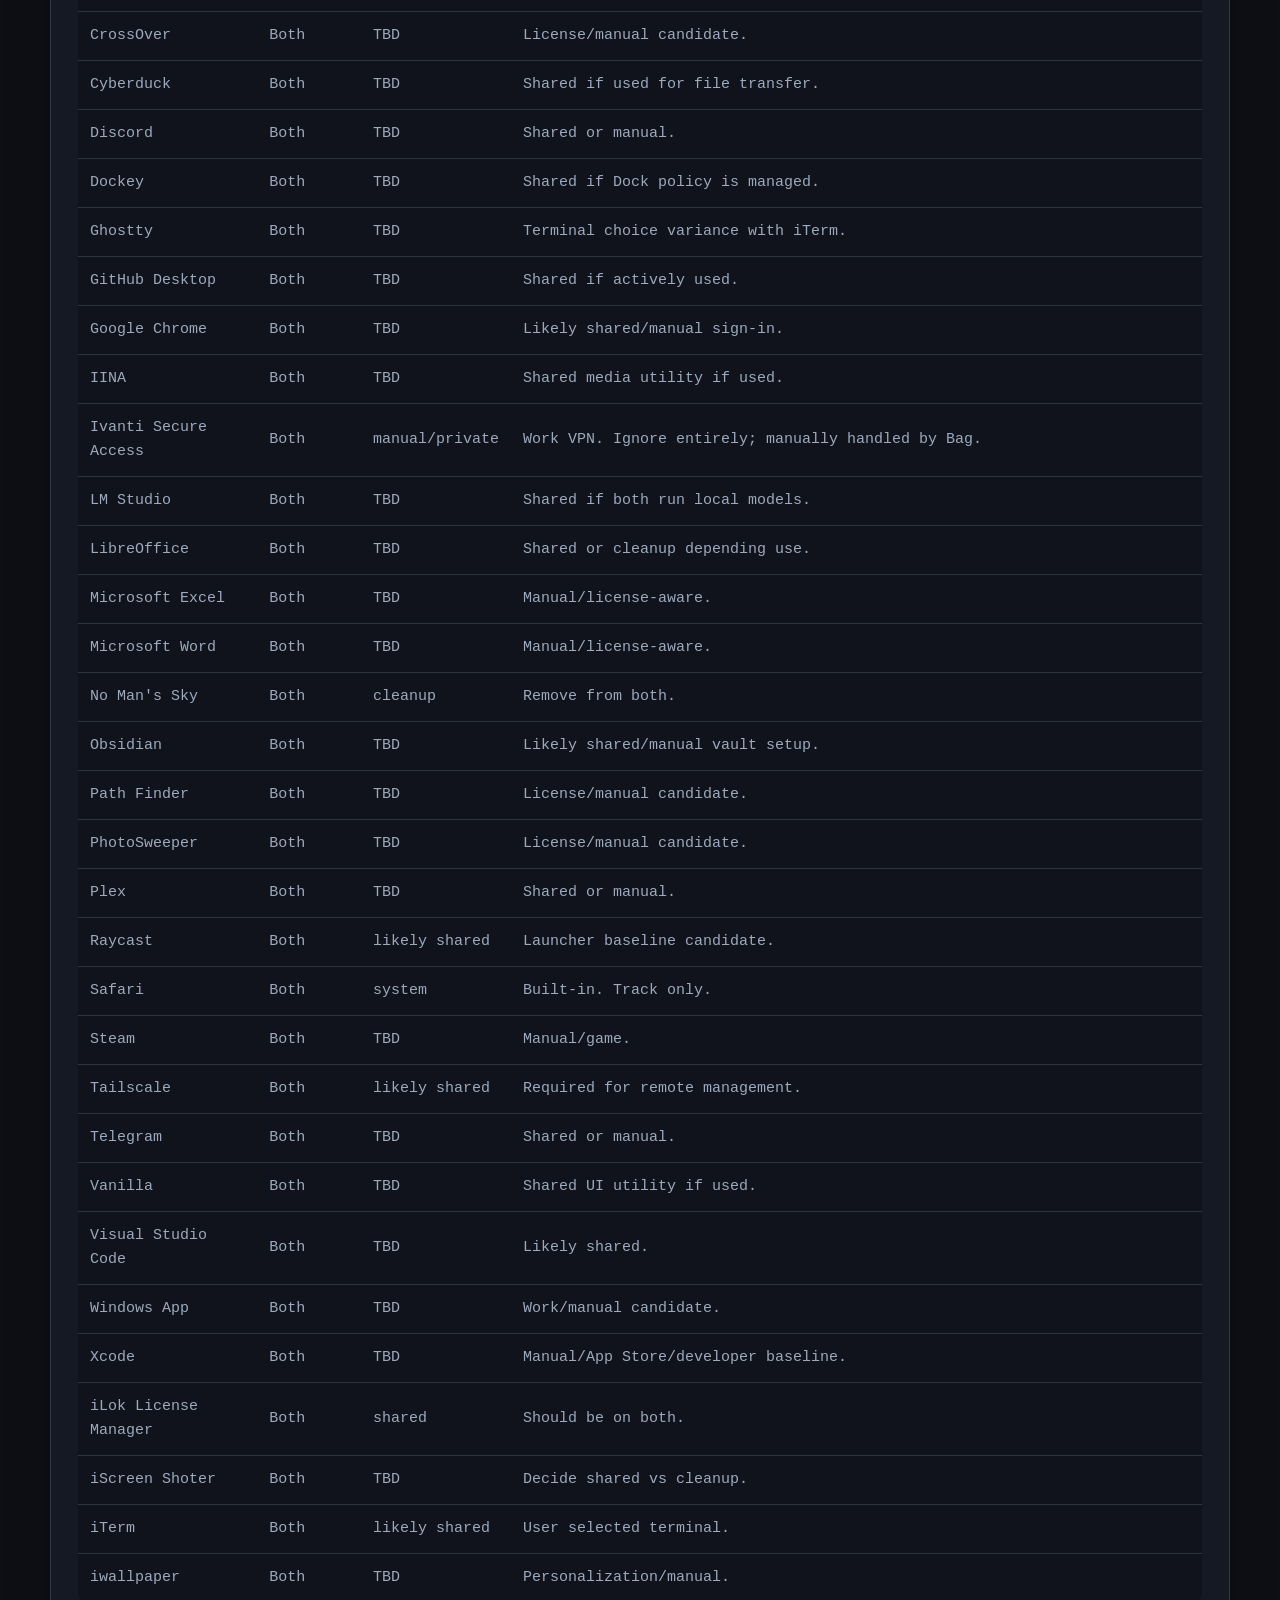
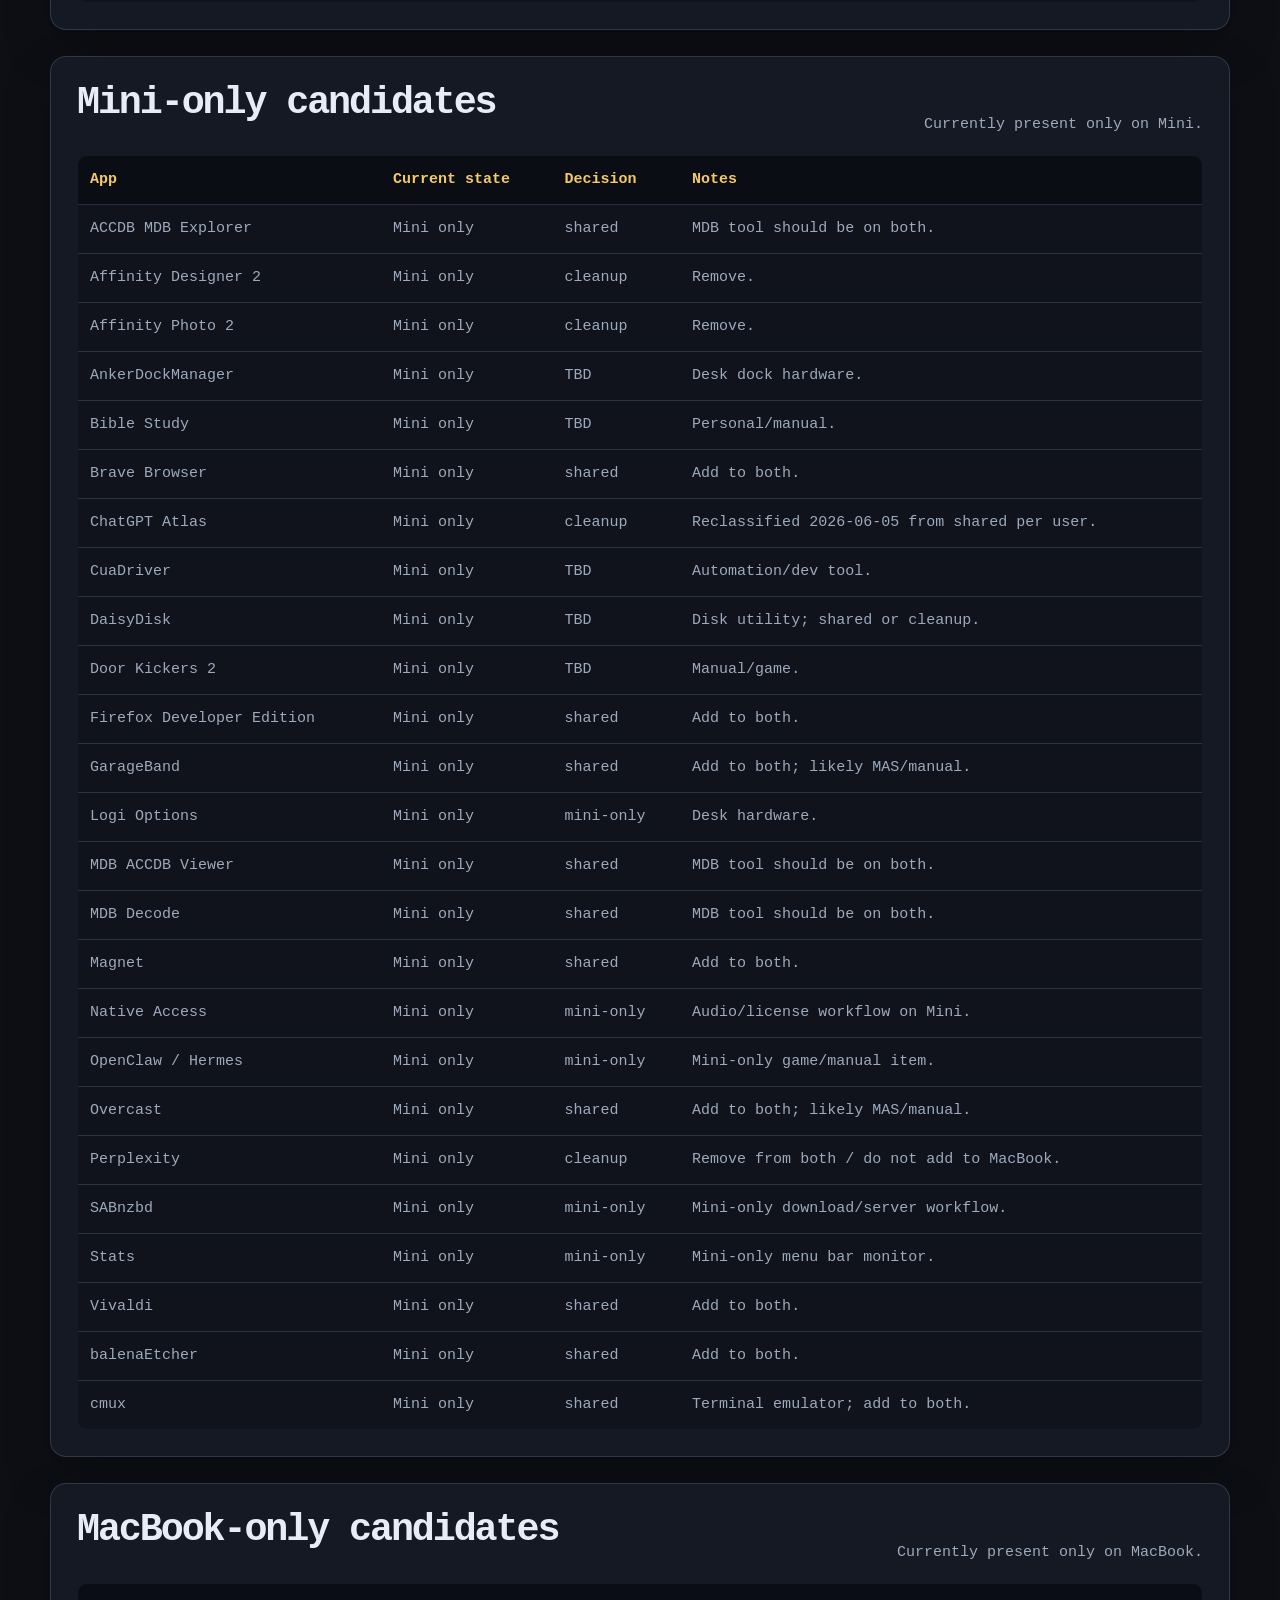
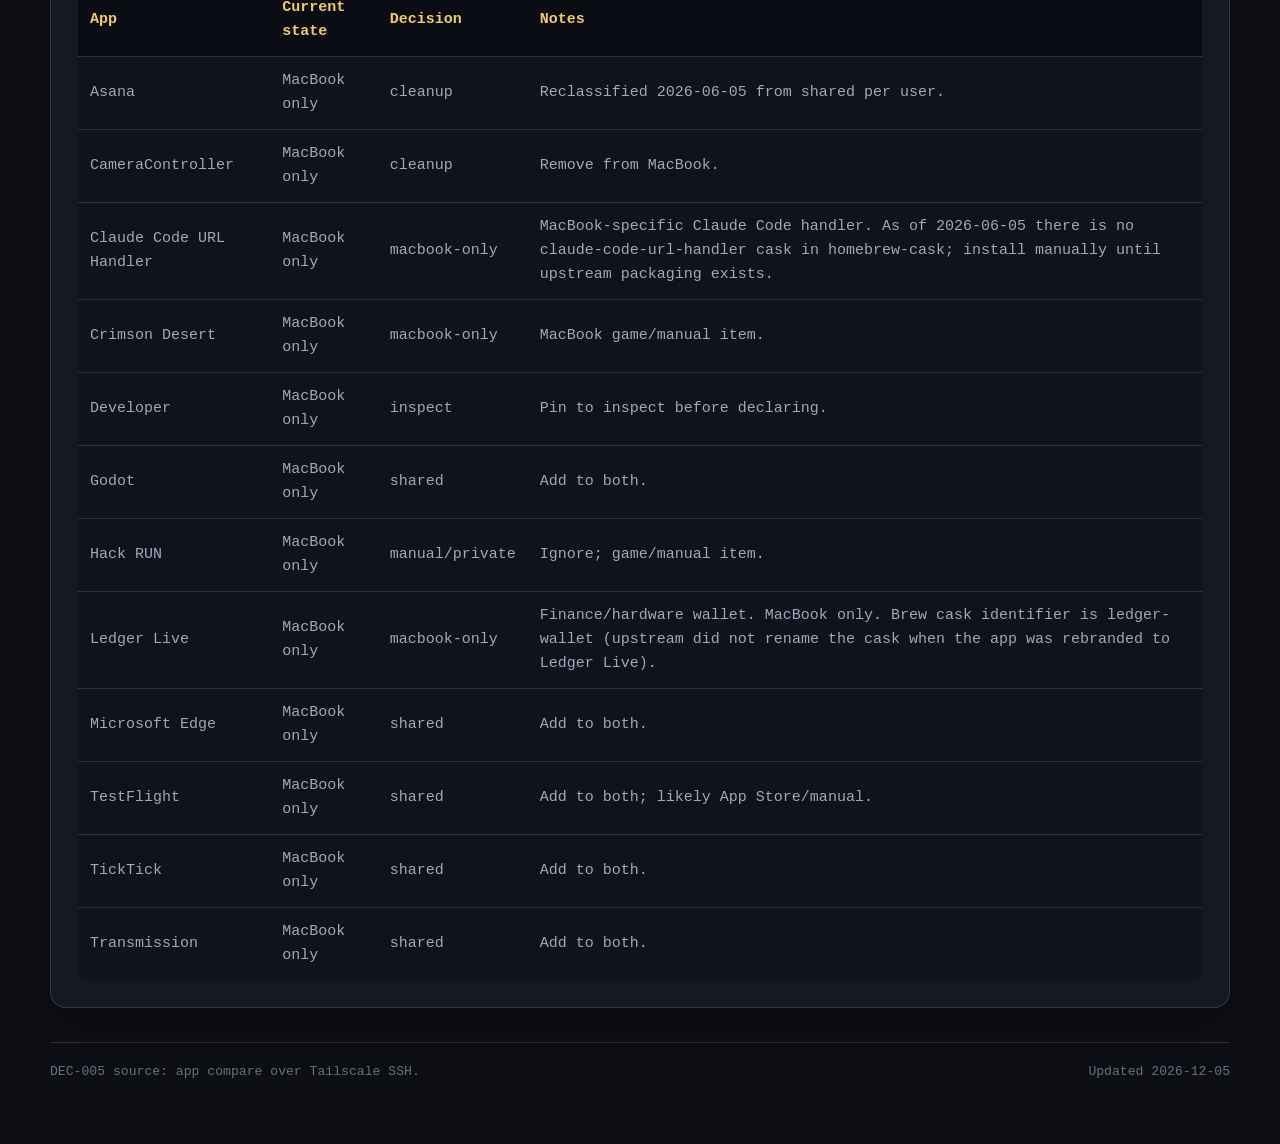
<file: docs/dec-005.html>
<!doctype html>
<html lang="en">
<head>
  <meta charset="utf-8">
  <meta name="viewport" content="width=device-width, initial-scale=1">
  <title>DEC-005 - GUI Apps</title>
  <link rel="stylesheet" href="styles.css">
</head>
<body>
  <main class="site">
    <header class="topbar">
      <a class="brand" href="index.html"><span class="brand-mark">D</span><span>sys-bozo</span></a>
      <nav class="nav" aria-label="System docs">
        <a href="index.html">Overview</a><a href="tools.html">Tools</a><a href="machines.html">Machines</a><a href="sync-plan.html">Sync Plan</a><a href="shell.html">Shell</a><a href="apps.html">Apps</a><a href="secrets.html">Secrets</a><a href="install.html">Install</a><a href="control-center.html">Control Center</a><a href="linux.html">Linux</a>
      </nav>
    </header>

    <section class="section">
      <p class="kicker">DEC-005</p>
      <h1>GUI app decisions</h1>
      <p class="lede">Classify apps as shared, Mini-only, MacBook-only, manual/private, or cleanup. The machines should differ by intent, not because old installers left fingerprints.</p>
    </section>

    <section class="section">
      <div class="section-head"><h2>Decision key</h2><p>Pick one target per app.</p></div>
      <table class="matrix">
        <tr><th>Choice</th><th>Meaning</th><th>Config action</th></tr>
        <tr><td>shared</td><td>Install on both Macs.</td><td>Declare in shared macOS app module when possible.</td></tr>
        <tr><td>mini-only</td><td>Desk hardware, display, server-ish, or Mini workflow.</td><td>Declare in Mini host profile.</td></tr>
        <tr><td>macbook-only</td><td>Laptop/travel/workflow-specific.</td><td>Declare in MacBook host profile.</td></tr>
        <tr><td>manual/private</td><td>License, work auth, App Store, vendor account, or secret-ish setup.</td><td>Document but do not auto-install yet.</td></tr>
        <tr><td>cleanup</td><td>Old, duplicate, or unused.</td><td>Remove after confirmation.</td></tr>
      </table>
    </section>

    <section class="section">
      <div class="section-head"><h2>Already decided</h2><p>Committed policy from Bag.</p></div>
      <table class="matrix">
        <tr><th>App</th><th>Current state</th><th>Decision</th><th>Reason</th></tr>
        <tr><td>DisplayLink Manager</td><td>Mini only</td><td>mini-only</td><td>MacBook does not need DisplayLink.</td></tr>
        <tr><td>Elgato Stream Deck</td><td>Mini only</td><td>mini-only</td><td>MacBook does not need Elgato.</td></tr>
        <tr><td>Ivanti Secure Access</td><td>Both</td><td>manual/private</td><td>Work VPN. Ignore entirely for sys-bozo automation; Bag handles manually.</td></tr>
        <tr><td>No Man's Sky</td><td>Both</td><td>cleanup</td><td>Remove from both.</td></tr>
        <tr><td>Affinity Designer 2</td><td>Mini only</td><td>cleanup</td><td>Remove.</td></tr>
        <tr><td>Affinity Photo 2</td><td>Mini only</td><td>cleanup</td><td>Remove.</td></tr>
        <tr><td>Perplexity</td><td>Mini only</td><td>cleanup</td><td>Remove.</td></tr>
        <tr><td>CameraController</td><td>MacBook only</td><td>cleanup</td><td>Remove from MacBook.</td></tr>
        <tr><td>macFUSE</td><td>MacBook only</td><td>shared</td><td>Filesystem support useful on both Macs.</td></tr>
        <tr><td>Zen browser</td><td>MacBook only</td><td>cleanup</td><td>Not in use on any machine.</td></tr>
        <tr><td>CleanMyMac (MAS)</td><td>Both</td><td>shared</td><td>Promoted from TBD.</td></tr>
        <tr><td>Bible Study (MAS)</td><td>Both</td><td>shared</td><td>Promoted from TBD.</td></tr>
        <tr><td>Bitwarden (MAS)</td><td>Both</td><td>shared</td><td>Promoted from TBD.</td></tr>
        <tr><td>Calcbot (MAS)</td><td>Both</td><td>shared</td><td>Promoted from TBD.</td></tr>
        <tr><td>ColorSlurp (MAS)</td><td>Both</td><td>shared</td><td>Promoted from TBD.</td></tr>
        <tr><td>DaisyDisk (MAS)</td><td>Both</td><td>shared</td><td>Promoted from mini-only TBD.</td></tr>
        <tr><td>iScreen Shoter (MAS)</td><td>Both</td><td>cleanup</td><td>Resolved from TBD.</td></tr>
        <tr><td>MyWallpaper (MAS)</td><td>Both</td><td>cleanup</td><td>Resolved.</td></tr>
        <tr><td>PhotoSweeper (MAS)</td><td>Both</td><td>shared</td><td>Promoted from TBD.</td></tr>
        <tr><td>Webcam Effects (MAS)</td><td>Both</td><td>cleanup</td><td>Resolved.</td></tr>
        <tr><td>Microsoft Excel (MAS)</td><td>Both</td><td>shared</td><td>Promoted from TBD.</td></tr>
        <tr><td>Microsoft Word (MAS)</td><td>Both</td><td>shared</td><td>Promoted from TBD.</td></tr>
        <tr><td>Windows App (MAS)</td><td>Both</td><td>shared</td><td>Promoted from TBD.</td></tr>
        <tr><td>Overcast (MAS)</td><td>Both</td><td>shared</td><td>Promoted from mini-only TBD.</td></tr>
        <tr><td>TestFlight (MAS)</td><td>Both</td><td>shared</td><td>Resolved from macbook-only.</td></tr>
      </table>
    </section>

    <section class="section">
      <div class="section-head"><h2>Shared candidates</h2><p>Seen on both hosts. Decide if they are true baseline, manual, or cleanup.</p></div>
      <table class="matrix">
        <tr><th>App</th><th>Current state</th><th>Decision</th><th>Notes</th></tr>
        <tr><td>Affinity</td><td>Both</td><td>TBD</td><td>May be suite/folder; license-aware.</td></tr>
        <tr><td>Antinote</td><td>Both</td><td>TBD</td><td>Likely shared if daily notes.</td></tr>
        <tr><td>BetterDisplay</td><td>Both</td><td>TBD</td><td>Previously tagged Mini-only, but installed on both. Decide reality.</td></tr>
        <tr><td>Bitwarden</td><td>Both</td><td>TBD</td><td>Strong shared/manual auth candidate.</td></tr>
        <tr><td>ChatGPT</td><td>Both</td><td>TBD</td><td>Likely shared.</td></tr>
        <tr><td>Claude</td><td>Both</td><td>TBD</td><td>Likely shared.</td></tr>
        <tr><td>Claude Code (CLI)</td><td>Mini</td><td>shared</td><td>Brew cask <code>claude-code</code> already on Mini; promoted to shared baseline 2026-06-05.</td></tr>
        <tr><td>LibreOffice</td><td>Both</td><td>shared</td><td>Promoted from TBD 2026-06-05. Declared as shared brew cask.</td></tr>
        <tr><td>CleanMyMac_5_MAS</td><td>Both</td><td>TBD</td><td>MAS/license-aware.</td></tr>
        <tr><td>Codex CLI</td><td>All hosts</td><td>shared</td><td>OpenAI's terminal coding agent. Macs install via `codex` brew cask (native binary + completions). Linux installs via `npm i -g @openai/codex` (HM activation on butler). Decided 2026-06-07.</td></tr>
        <tr><td>ColorSlurp</td><td>Both</td><td>TBD</td><td>Likely shared if design/dev utility.</td></tr>
        <tr><td>CrossOver</td><td>Both</td><td>TBD</td><td>License/manual candidate.</td></tr>
        <tr><td>Cyberduck</td><td>Both</td><td>TBD</td><td>Shared if used for file transfer.</td></tr>
        <tr><td>Discord</td><td>Both</td><td>TBD</td><td>Shared or manual.</td></tr>
        <tr><td>Dockey</td><td>Both</td><td>TBD</td><td>Shared if Dock policy is managed.</td></tr>
        <tr><td>Ghostty</td><td>Both</td><td>TBD</td><td>Terminal choice variance with iTerm.</td></tr>
        <tr><td>GitHub Desktop</td><td>Both</td><td>TBD</td><td>Shared if actively used.</td></tr>
        <tr><td>Google Chrome</td><td>Both</td><td>TBD</td><td>Likely shared/manual sign-in.</td></tr>
        <tr><td>IINA</td><td>Both</td><td>TBD</td><td>Shared media utility if used.</td></tr>
        <tr><td>Ivanti Secure Access</td><td>Both</td><td>manual/private</td><td>Work VPN. Ignore entirely; manually handled by Bag.</td></tr>
        <tr><td>LM Studio</td><td>Both</td><td>TBD</td><td>Shared if both run local models.</td></tr>
        <tr><td>LibreOffice</td><td>Both</td><td>TBD</td><td>Shared or cleanup depending use.</td></tr>
        <tr><td>Microsoft Excel</td><td>Both</td><td>TBD</td><td>Manual/license-aware.</td></tr>
        <tr><td>Microsoft Word</td><td>Both</td><td>TBD</td><td>Manual/license-aware.</td></tr>
        <tr><td>No Man's Sky</td><td>Both</td><td>cleanup</td><td>Remove from both.</td></tr>
        <tr><td>Obsidian</td><td>Both</td><td>TBD</td><td>Likely shared/manual vault setup.</td></tr>
        <tr><td>Path Finder</td><td>Both</td><td>TBD</td><td>License/manual candidate.</td></tr>
        <tr><td>PhotoSweeper</td><td>Both</td><td>TBD</td><td>License/manual candidate.</td></tr>
        <tr><td>Plex</td><td>Both</td><td>TBD</td><td>Shared or manual.</td></tr>
        <tr><td>Raycast</td><td>Both</td><td>likely shared</td><td>Launcher baseline candidate.</td></tr>
        <tr><td>Safari</td><td>Both</td><td>system</td><td>Built-in. Track only.</td></tr>
        <tr><td>Steam</td><td>Both</td><td>TBD</td><td>Manual/game.</td></tr>
        <tr><td>Tailscale</td><td>Both</td><td>likely shared</td><td>Required for remote management.</td></tr>
        <tr><td>Telegram</td><td>Both</td><td>TBD</td><td>Shared or manual.</td></tr>
        <tr><td>Vanilla</td><td>Both</td><td>TBD</td><td>Shared UI utility if used.</td></tr>
        <tr><td>Visual Studio Code</td><td>Both</td><td>TBD</td><td>Likely shared.</td></tr>
        <tr><td>Windows App</td><td>Both</td><td>TBD</td><td>Work/manual candidate.</td></tr>
        <tr><td>Xcode</td><td>Both</td><td>TBD</td><td>Manual/App Store/developer baseline.</td></tr>
        <tr><td>iLok License Manager</td><td>Both</td><td>shared</td><td>Should be on both.</td></tr>
        <tr><td>iScreen Shoter</td><td>Both</td><td>TBD</td><td>Decide shared vs cleanup.</td></tr>
        <tr><td>iTerm</td><td>Both</td><td>likely shared</td><td>User selected terminal.</td></tr>
        <tr><td>iwallpaper</td><td>Both</td><td>TBD</td><td>Personalization/manual.</td></tr>
      </table>
    </section>

    <section class="section">
      <div class="section-head"><h2>Mini-only candidates</h2><p>Currently present only on Mini.</p></div>
      <table class="matrix">
        <tr><th>App</th><th>Current state</th><th>Decision</th><th>Notes</th></tr>
        <tr><td>ACCDB MDB Explorer</td><td>Mini only</td><td>shared</td><td>MDB tool should be on both.</td></tr>
        <tr><td>Affinity Designer 2</td><td>Mini only</td><td>cleanup</td><td>Remove.</td></tr>
        <tr><td>Affinity Photo 2</td><td>Mini only</td><td>cleanup</td><td>Remove.</td></tr>
        <tr><td>AnkerDockManager</td><td>Mini only</td><td>TBD</td><td>Desk dock hardware.</td></tr>
        <tr><td>Bible Study</td><td>Mini only</td><td>TBD</td><td>Personal/manual.</td></tr>
        <tr><td>Brave Browser</td><td>Mini only</td><td>shared</td><td>Add to both.</td></tr>
        <tr><td>ChatGPT Atlas</td><td>Mini only</td><td>cleanup</td><td>Reclassified 2026-06-05 from shared per user.</td></tr>
        <tr><td>CuaDriver</td><td>Mini only</td><td>TBD</td><td>Automation/dev tool.</td></tr>
        <tr><td>DaisyDisk</td><td>Mini only</td><td>TBD</td><td>Disk utility; shared or cleanup.</td></tr>
        <tr><td>Door Kickers 2</td><td>Mini only</td><td>TBD</td><td>Manual/game.</td></tr>
        <tr><td>Firefox Developer Edition</td><td>Mini only</td><td>shared</td><td>Add to both.</td></tr>
        <tr><td>GarageBand</td><td>Mini only</td><td>shared</td><td>Add to both; likely MAS/manual.</td></tr>
        <tr><td>Logi Options</td><td>Mini only</td><td>mini-only</td><td>Desk hardware.</td></tr>
        <tr><td>MDB ACCDB Viewer</td><td>Mini only</td><td>shared</td><td>MDB tool should be on both.</td></tr>
        <tr><td>MDB Decode</td><td>Mini only</td><td>shared</td><td>MDB tool should be on both.</td></tr>
        <tr><td>Magnet</td><td>Mini only</td><td>shared</td><td>Add to both.</td></tr>
        <tr><td>Native Access</td><td>Mini only</td><td>mini-only</td><td>Audio/license workflow on Mini.</td></tr>
        <tr><td>OpenClaw / Hermes</td><td>Mini only</td><td>mini-only</td><td>Mini-only game/manual item.</td></tr>
        <tr><td>Overcast</td><td>Mini only</td><td>shared</td><td>Add to both; likely MAS/manual.</td></tr>
        <tr><td>Perplexity</td><td>Mini only</td><td>cleanup</td><td>Remove from both / do not add to MacBook.</td></tr>
        <tr><td>SABnzbd</td><td>Mini only</td><td>mini-only</td><td>Mini-only download/server workflow.</td></tr>
        <tr><td>Stats</td><td>Mini only</td><td>mini-only</td><td>Mini-only menu bar monitor.</td></tr>
        <tr><td>Vivaldi</td><td>Mini only</td><td>shared</td><td>Add to both.</td></tr>
        <tr><td>balenaEtcher</td><td>Mini only</td><td>shared</td><td>Add to both.</td></tr>
        <tr><td>cmux</td><td>Mini only</td><td>shared</td><td>Terminal emulator; add to both.</td></tr>
      </table>
    </section>

    <section class="section">
      <div class="section-head"><h2>MacBook-only candidates</h2><p>Currently present only on MacBook.</p></div>
      <table class="matrix">
        <tr><th>App</th><th>Current state</th><th>Decision</th><th>Notes</th></tr>
        <tr><td>Asana</td><td>MacBook only</td><td>cleanup</td><td>Reclassified 2026-06-05 from shared per user.</td></tr>
        <tr><td>CameraController</td><td>MacBook only</td><td>cleanup</td><td>Remove from MacBook.</td></tr>
        <tr><td>Claude Code URL Handler</td><td>MacBook only</td><td>macbook-only</td><td>MacBook-specific Claude Code handler. As of 2026-06-05 there is no <code>claude-code-url-handler</code> cask in homebrew-cask; install manually until upstream packaging exists.</td></tr>
        <tr><td>Crimson Desert</td><td>MacBook only</td><td>macbook-only</td><td>MacBook game/manual item.</td></tr>
        <tr><td>Developer</td><td>MacBook only</td><td>inspect</td><td>Pin to inspect before declaring.</td></tr>
        <tr><td>Godot</td><td>MacBook only</td><td>shared</td><td>Add to both.</td></tr>
        <tr><td>Hack RUN</td><td>MacBook only</td><td>manual/private</td><td>Ignore; game/manual item.</td></tr>
        <tr><td>Ledger Live</td><td>MacBook only</td><td>macbook-only</td><td>Finance/hardware wallet. MacBook only. Brew cask identifier is <code>ledger-wallet</code> (upstream did not rename the cask when the app was rebranded to Ledger Live).</td></tr>
        <tr><td>Microsoft Edge</td><td>MacBook only</td><td>shared</td><td>Add to both.</td></tr>
        <tr><td>TestFlight</td><td>MacBook only</td><td>shared</td><td>Add to both; likely App Store/manual.</td></tr>
        <tr><td>TickTick</td><td>MacBook only</td><td>shared</td><td>Add to both.</td></tr>
        <tr><td>Transmission</td><td>MacBook only</td><td>shared</td><td>Add to both.</td></tr>
      </table>
    </section>

    <footer class="footer"><span>DEC-005 source: app compare over Tailscale SSH.</span><span>Updated <span data-updated></span></span></footer>
  </main>
  <script src="app.js"></script>
</body>
</html>
</file>
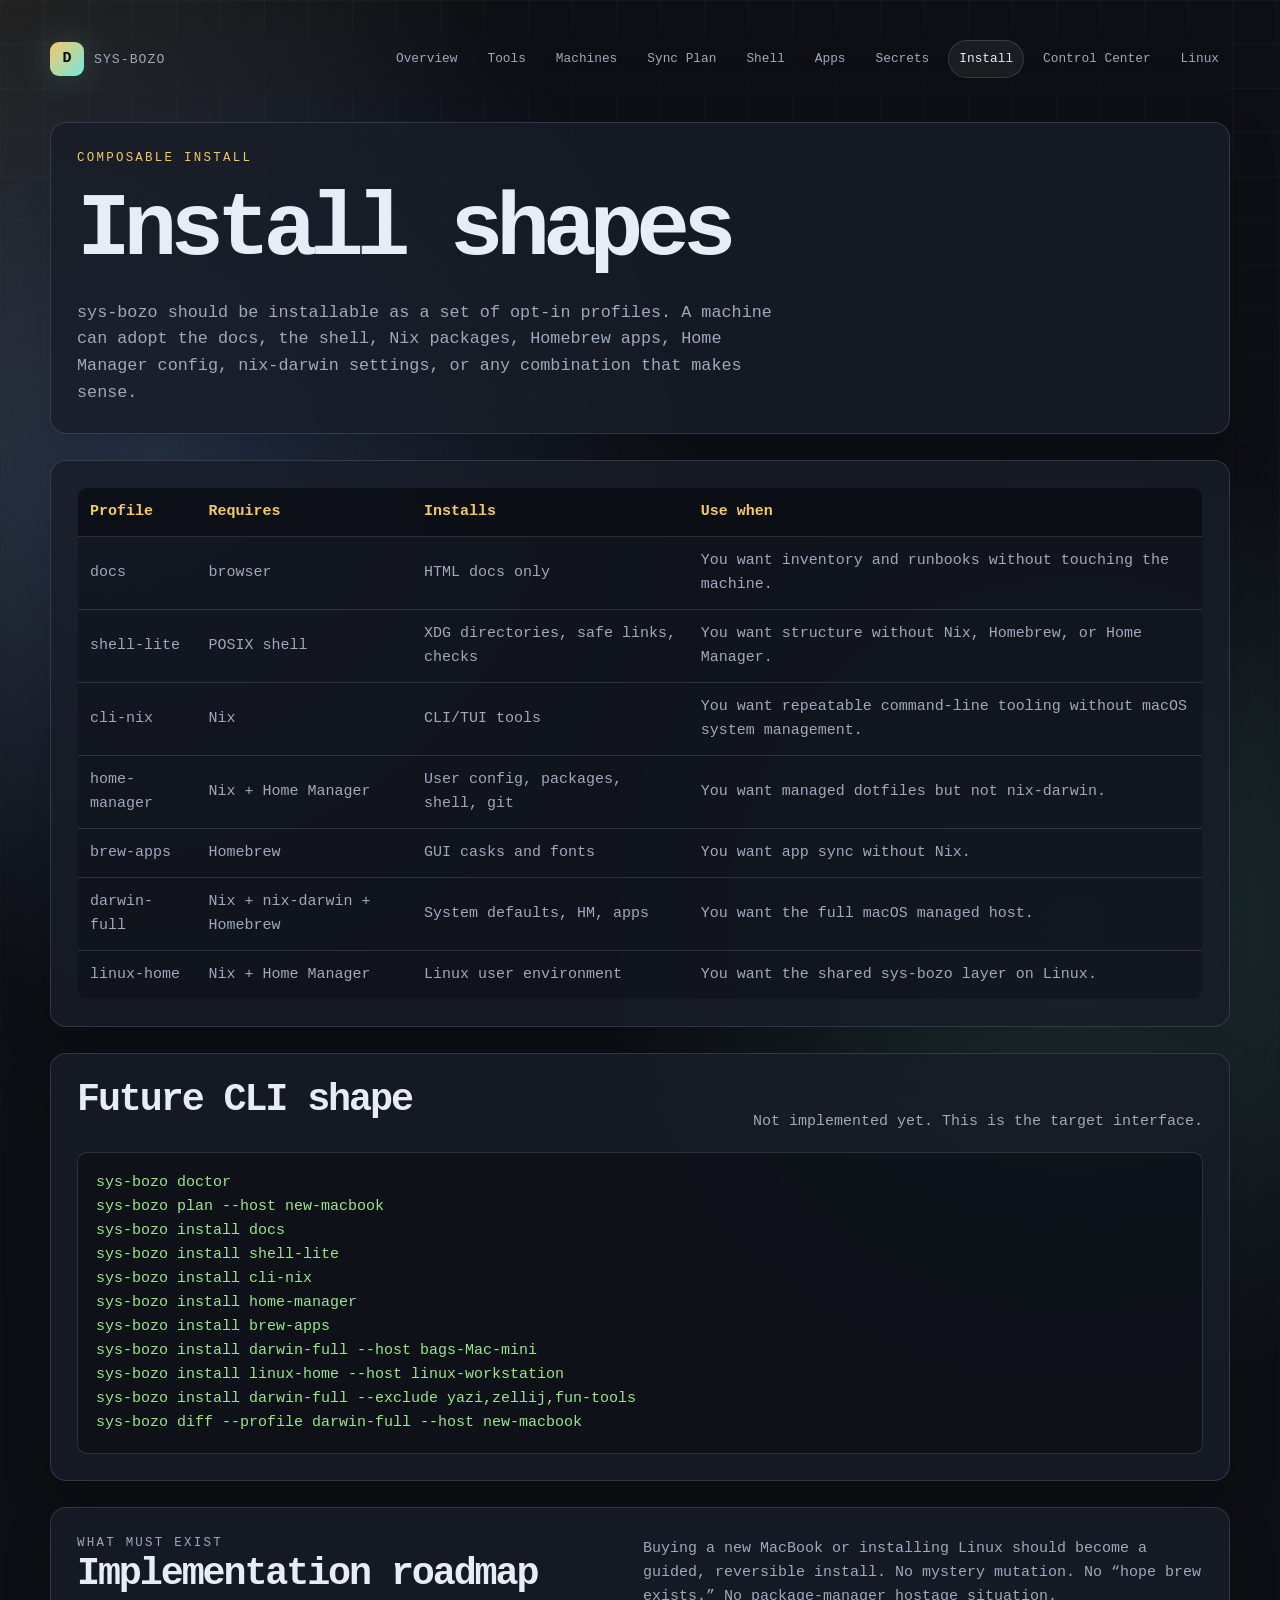
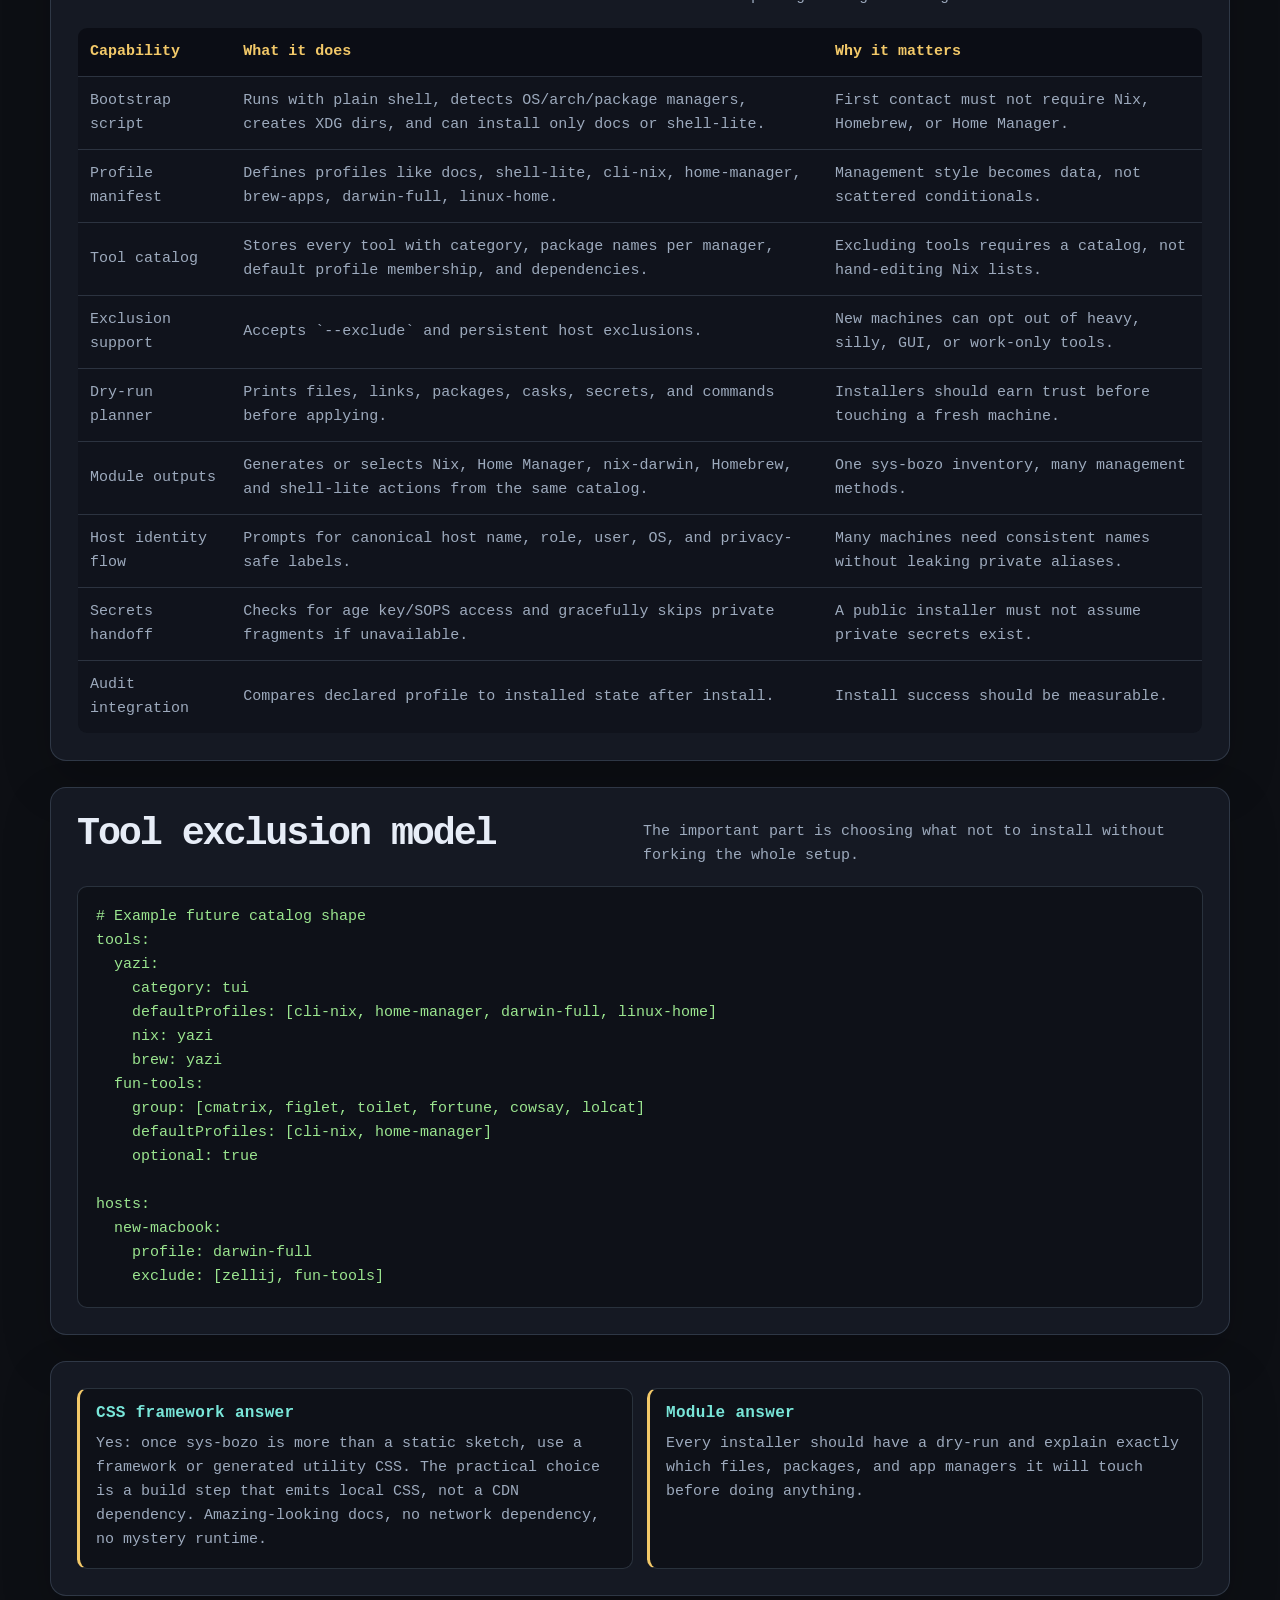
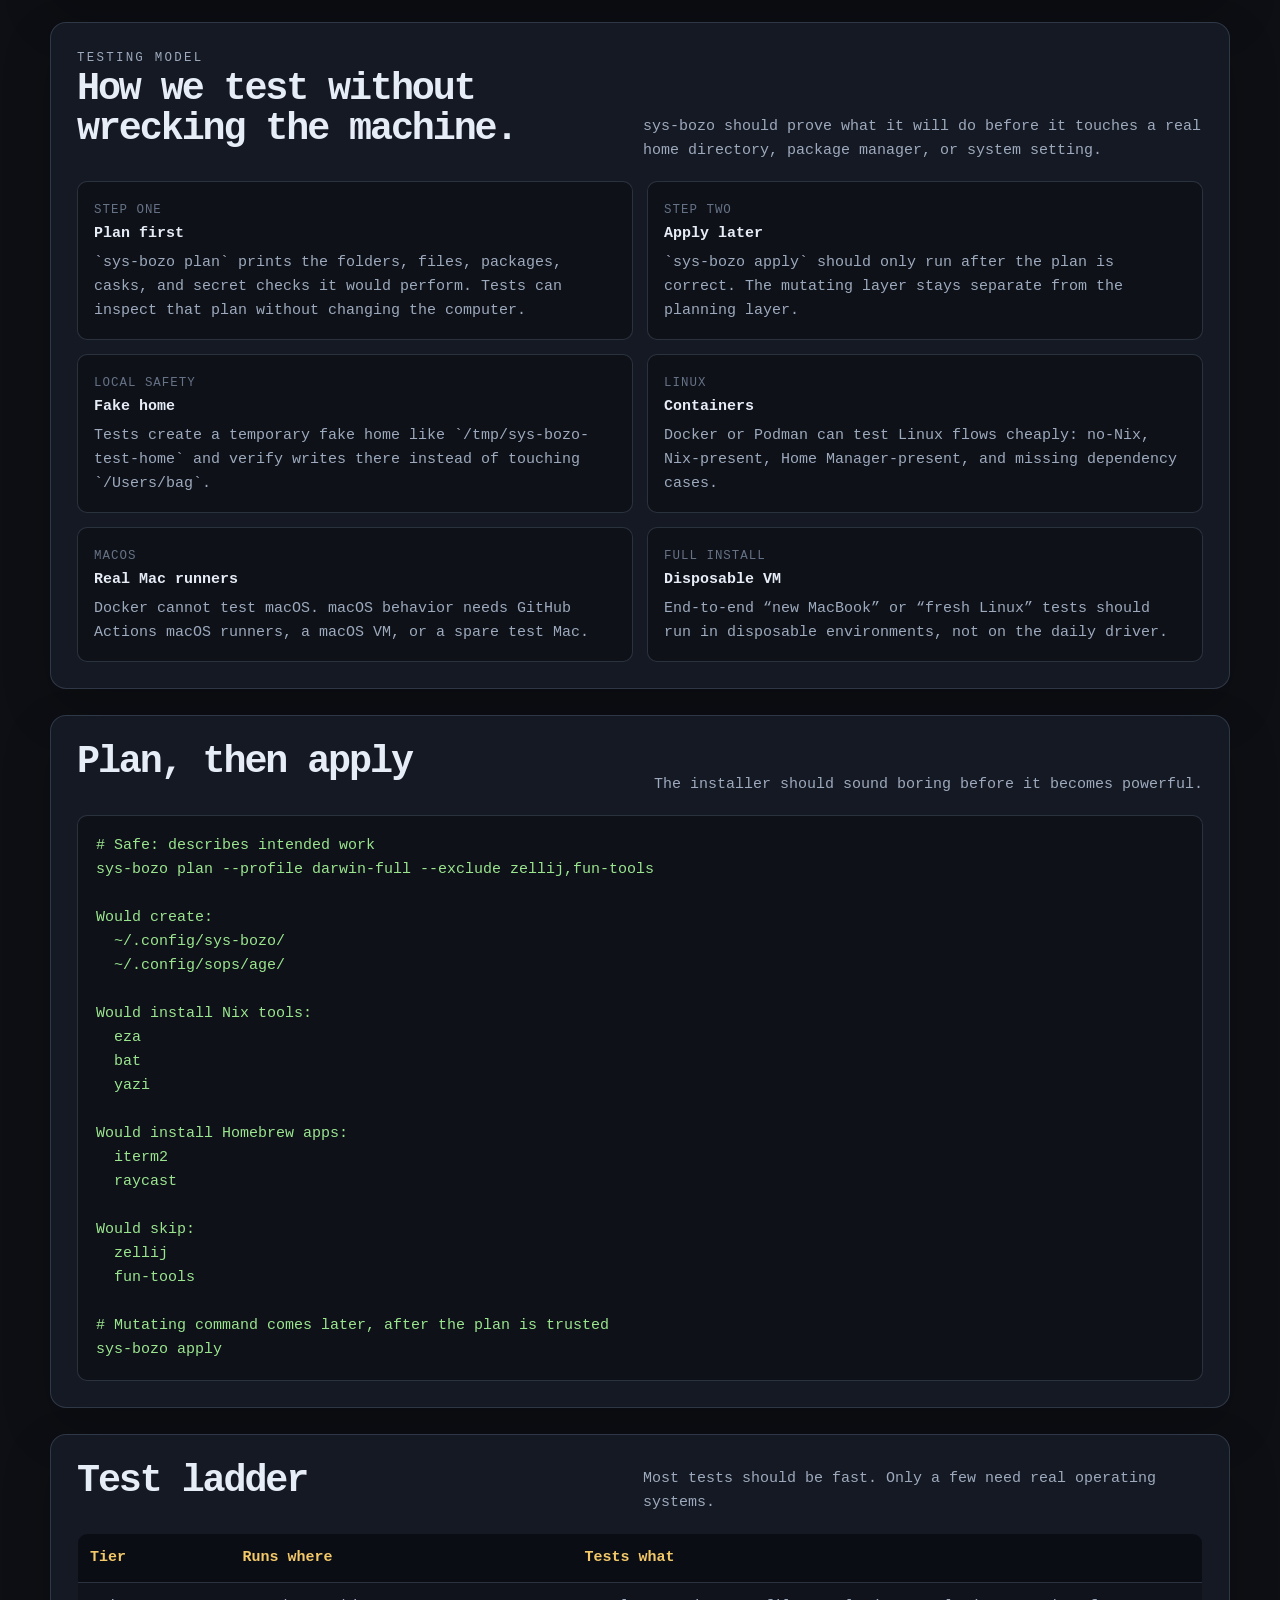
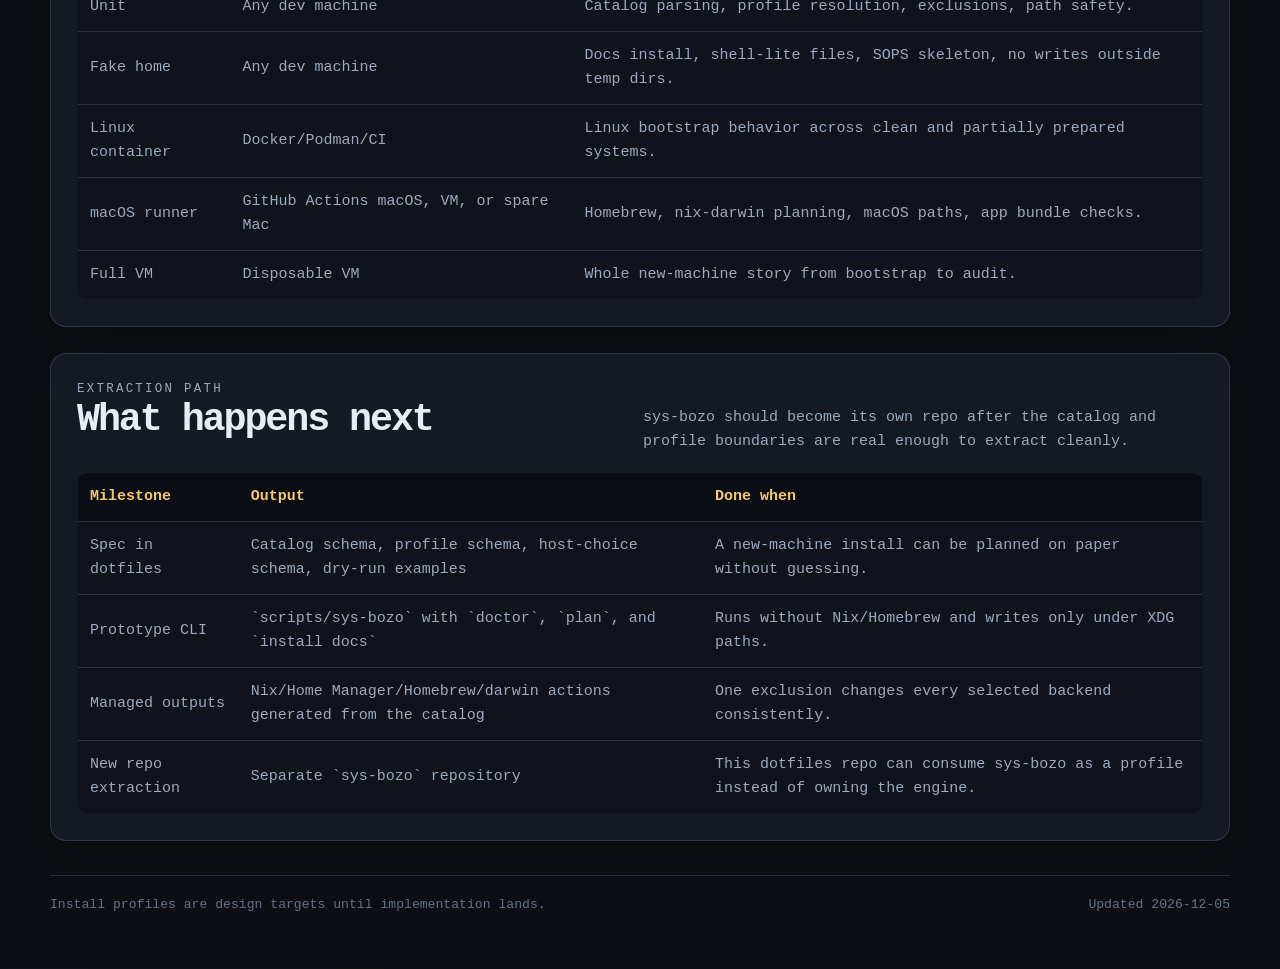
<file: docs/install.html>
<!doctype html>
<html lang="en">
<head>
  <meta charset="utf-8">
  <meta name="viewport" content="width=device-width, initial-scale=1">
  <title>Install - sys-bozo</title>
  <link rel="stylesheet" href="styles.css">
</head>
<body>
  <main class="site">
    <header class="topbar">
      <a class="brand" href="index.html"><span class="brand-mark">D</span><span>sys-bozo</span></a>
      <nav class="nav" aria-label="System docs">
        <a href="index.html">Overview</a><a href="tools.html">Tools</a><a href="machines.html">Machines</a><a href="sync-plan.html">Sync Plan</a><a href="shell.html">Shell</a><a href="apps.html">Apps</a><a href="secrets.html">Secrets</a><a href="install.html">Install</a><a href="control-center.html">Control Center</a><a href="linux.html">Linux</a>
      </nav>
    </header>

    <section class="section">
      <p class="kicker">Composable install</p>
      <h1>Install shapes</h1>
      <p class="lede">sys-bozo should be installable as a set of opt-in profiles. A machine can adopt the docs, the shell, Nix packages, Homebrew apps, Home Manager config, nix-darwin settings, or any combination that makes sense.</p>
    </section>

    <section class="section">
      <table class="matrix">
        <tr><th>Profile</th><th>Requires</th><th>Installs</th><th>Use when</th></tr>
        <tr><td>docs</td><td>browser</td><td>HTML docs only</td><td>You want inventory and runbooks without touching the machine.</td></tr>
        <tr><td>shell-lite</td><td>POSIX shell</td><td>XDG directories, safe links, checks</td><td>You want structure without Nix, Homebrew, or Home Manager.</td></tr>
        <tr><td>cli-nix</td><td>Nix</td><td>CLI/TUI tools</td><td>You want repeatable command-line tooling without macOS system management.</td></tr>
        <tr><td>home-manager</td><td>Nix + Home Manager</td><td>User config, packages, shell, git</td><td>You want managed dotfiles but not nix-darwin.</td></tr>
        <tr><td>brew-apps</td><td>Homebrew</td><td>GUI casks and fonts</td><td>You want app sync without Nix.</td></tr>
        <tr><td>darwin-full</td><td>Nix + nix-darwin + Homebrew</td><td>System defaults, HM, apps</td><td>You want the full macOS managed host.</td></tr>
        <tr><td>linux-home</td><td>Nix + Home Manager</td><td>Linux user environment</td><td>You want the shared sys-bozo layer on Linux.</td></tr>
      </table>
    </section>

    <section class="section">
      <div class="section-head"><h2>Future CLI shape</h2><p>Not implemented yet. This is the target interface.</p></div>
      <div class="terminal">sys-bozo doctor
sys-bozo plan --host new-macbook
sys-bozo install docs
sys-bozo install shell-lite
sys-bozo install cli-nix
sys-bozo install home-manager
sys-bozo install brew-apps
sys-bozo install darwin-full --host bags-Mac-mini
sys-bozo install linux-home --host linux-workstation
sys-bozo install darwin-full --exclude yazi,zellij,fun-tools
sys-bozo diff --profile darwin-full --host new-macbook</div>
    </section>

    <section class="section">
      <div class="section-head">
        <div>
          <p class="kicker">What must exist</p>
          <h2>Implementation roadmap</h2>
        </div>
        <p>Buying a new MacBook or installing Linux should become a guided, reversible install. No mystery mutation. No “hope brew exists.” No package-manager hostage situation.</p>
      </div>
      <table class="matrix">
        <tr><th>Capability</th><th>What it does</th><th>Why it matters</th></tr>
        <tr><td>Bootstrap script</td><td>Runs with plain shell, detects OS/arch/package managers, creates XDG dirs, and can install only docs or shell-lite.</td><td>First contact must not require Nix, Homebrew, or Home Manager.</td></tr>
        <tr><td>Profile manifest</td><td>Defines profiles like docs, shell-lite, cli-nix, home-manager, brew-apps, darwin-full, linux-home.</td><td>Management style becomes data, not scattered conditionals.</td></tr>
        <tr><td>Tool catalog</td><td>Stores every tool with category, package names per manager, default profile membership, and dependencies.</td><td>Excluding tools requires a catalog, not hand-editing Nix lists.</td></tr>
        <tr><td>Exclusion support</td><td>Accepts `--exclude` and persistent host exclusions.</td><td>New machines can opt out of heavy, silly, GUI, or work-only tools.</td></tr>
        <tr><td>Dry-run planner</td><td>Prints files, links, packages, casks, secrets, and commands before applying.</td><td>Installers should earn trust before touching a fresh machine.</td></tr>
        <tr><td>Module outputs</td><td>Generates or selects Nix, Home Manager, nix-darwin, Homebrew, and shell-lite actions from the same catalog.</td><td>One sys-bozo inventory, many management methods.</td></tr>
        <tr><td>Host identity flow</td><td>Prompts for canonical host name, role, user, OS, and privacy-safe labels.</td><td>Many machines need consistent names without leaking private aliases.</td></tr>
        <tr><td>Secrets handoff</td><td>Checks for age key/SOPS access and gracefully skips private fragments if unavailable.</td><td>A public installer must not assume private secrets exist.</td></tr>
        <tr><td>Audit integration</td><td>Compares declared profile to installed state after install.</td><td>Install success should be measurable.</td></tr>
      </table>
    </section>

    <section class="section">
      <div class="section-head"><h2>Tool exclusion model</h2><p>The important part is choosing what not to install without forking the whole setup.</p></div>
      <div class="terminal"># Example future catalog shape
tools:
  yazi:
    category: tui
    defaultProfiles: [cli-nix, home-manager, darwin-full, linux-home]
    nix: yazi
    brew: yazi
  fun-tools:
    group: [cmatrix, figlet, toilet, fortune, cowsay, lolcat]
    defaultProfiles: [cli-nix, home-manager]
    optional: true

hosts:
  new-macbook:
    profile: darwin-full
    exclude: [zellij, fun-tools]</div>
    </section>

    <section class="section">
      <div class="grid two">
        <article class="callout"><h3>CSS framework answer</h3><p>Yes: once sys-bozo is more than a static sketch, use a framework or generated utility CSS. The practical choice is a build step that emits local CSS, not a CDN dependency. Amazing-looking docs, no network dependency, no mystery runtime.</p></article>
        <article class="callout"><h3>Module answer</h3><p>Every installer should have a dry-run and explain exactly which files, packages, and app managers it will touch before doing anything.</p></article>
      </div>
    </section>

    <section class="section">
      <div class="section-head">
        <div>
          <p class="kicker">Testing model</p>
          <h2>How we test without wrecking the machine.</h2>
        </div>
        <p>sys-bozo should prove what it will do before it touches a real home directory, package manager, or system setting.</p>
      </div>
      <div class="grid two">
        <article class="card"><span class="meta">Step one</span><strong>Plan first</strong><p>`sys-bozo plan` prints the folders, files, packages, casks, and secret checks it would perform. Tests can inspect that plan without changing the computer.</p></article>
        <article class="card"><span class="meta">Step two</span><strong>Apply later</strong><p>`sys-bozo apply` should only run after the plan is correct. The mutating layer stays separate from the planning layer.</p></article>
        <article class="card"><span class="meta">Local safety</span><strong>Fake home</strong><p>Tests create a temporary fake home like `/tmp/sys-bozo-test-home` and verify writes there instead of touching `/Users/bag`.</p></article>
        <article class="card"><span class="meta">Linux</span><strong>Containers</strong><p>Docker or Podman can test Linux flows cheaply: no-Nix, Nix-present, Home Manager-present, and missing dependency cases.</p></article>
        <article class="card"><span class="meta">macOS</span><strong>Real Mac runners</strong><p>Docker cannot test macOS. macOS behavior needs GitHub Actions macOS runners, a macOS VM, or a spare test Mac.</p></article>
        <article class="card"><span class="meta">Full install</span><strong>Disposable VM</strong><p>End-to-end “new MacBook” or “fresh Linux” tests should run in disposable environments, not on the daily driver.</p></article>
      </div>
    </section>

    <section class="section">
      <div class="section-head"><h2>Plan, then apply</h2><p>The installer should sound boring before it becomes powerful.</p></div>
      <div class="terminal"># Safe: describes intended work
sys-bozo plan --profile darwin-full --exclude zellij,fun-tools

Would create:
  ~/.config/sys-bozo/
  ~/.config/sops/age/

Would install Nix tools:
  eza
  bat
  yazi

Would install Homebrew apps:
  iterm2
  raycast

Would skip:
  zellij
  fun-tools

# Mutating command comes later, after the plan is trusted
sys-bozo apply</div>
    </section>

    <section class="section">
      <div class="section-head"><h2>Test ladder</h2><p>Most tests should be fast. Only a few need real operating systems.</p></div>
      <table class="matrix">
        <tr><th>Tier</th><th>Runs where</th><th>Tests what</th></tr>
        <tr><td>Unit</td><td>Any dev machine</td><td>Catalog parsing, profile resolution, exclusions, path safety.</td></tr>
        <tr><td>Fake home</td><td>Any dev machine</td><td>Docs install, shell-lite files, SOPS skeleton, no writes outside temp dirs.</td></tr>
        <tr><td>Linux container</td><td>Docker/Podman/CI</td><td>Linux bootstrap behavior across clean and partially prepared systems.</td></tr>
        <tr><td>macOS runner</td><td>GitHub Actions macOS, VM, or spare Mac</td><td>Homebrew, nix-darwin planning, macOS paths, app bundle checks.</td></tr>
        <tr><td>Full VM</td><td>Disposable VM</td><td>Whole new-machine story from bootstrap to audit.</td></tr>
      </table>
    </section>

    <section class="section">
      <div class="section-head">
        <div>
          <p class="kicker">Extraction path</p>
          <h2>What happens next</h2>
        </div>
        <p>sys-bozo should become its own repo after the catalog and profile boundaries are real enough to extract cleanly.</p>
      </div>
      <table class="matrix">
        <tr><th>Milestone</th><th>Output</th><th>Done when</th></tr>
        <tr><td>Spec in dotfiles</td><td>Catalog schema, profile schema, host-choice schema, dry-run examples</td><td>A new-machine install can be planned on paper without guessing.</td></tr>
        <tr><td>Prototype CLI</td><td>`scripts/sys-bozo` with `doctor`, `plan`, and `install docs`</td><td>Runs without Nix/Homebrew and writes only under XDG paths.</td></tr>
        <tr><td>Managed outputs</td><td>Nix/Home Manager/Homebrew/darwin actions generated from the catalog</td><td>One exclusion changes every selected backend consistently.</td></tr>
        <tr><td>New repo extraction</td><td>Separate `sys-bozo` repository</td><td>This dotfiles repo can consume sys-bozo as a profile instead of owning the engine.</td></tr>
      </table>
    </section>

    <footer class="footer"><span>Install profiles are design targets until implementation lands.</span><span>Updated <span data-updated></span></span></footer>
  </main>
  <script src="app.js"></script>
</body>
</html>
</file>
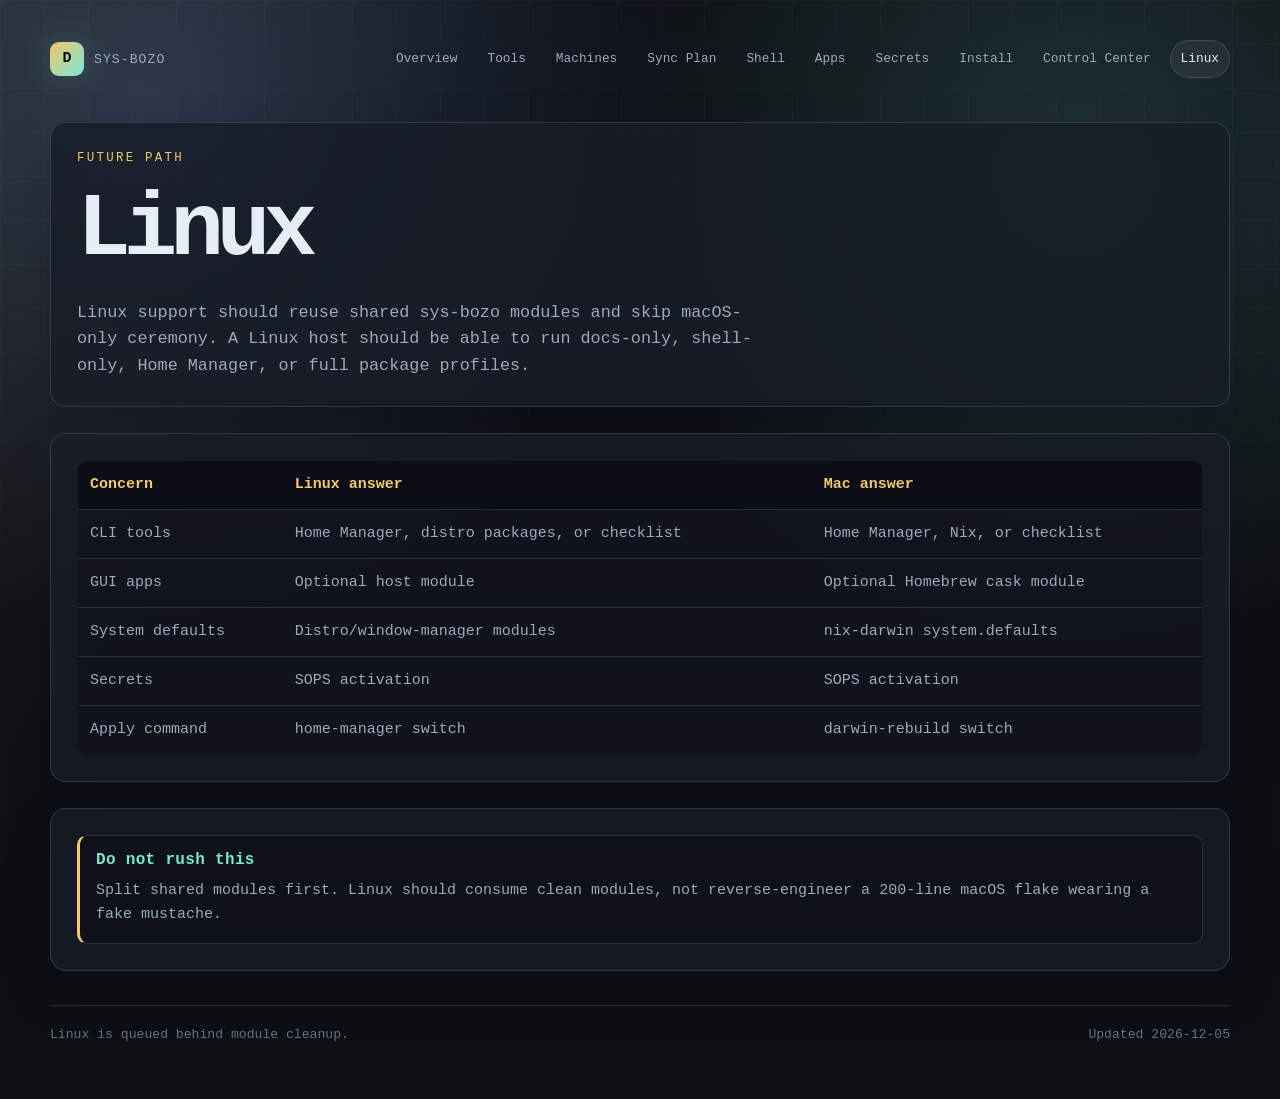
<file: docs/linux.html>
<!doctype html>
<html lang="en">
<head>
  <meta charset="utf-8">
  <meta name="viewport" content="width=device-width, initial-scale=1">
  <title>Linux - sys-bozo</title>
  <link rel="stylesheet" href="styles.css">
</head>
<body>
  <main class="site">
    <header class="topbar">
      <a class="brand" href="index.html"><span class="brand-mark">D</span><span>sys-bozo</span></a>
      <nav class="nav" aria-label="System docs">
        <a href="index.html">Overview</a><a href="tools.html">Tools</a><a href="machines.html">Machines</a><a href="sync-plan.html">Sync Plan</a><a href="shell.html">Shell</a><a href="apps.html">Apps</a><a href="secrets.html">Secrets</a><a href="install.html">Install</a><a href="control-center.html">Control Center</a><a href="linux.html">Linux</a>
      </nav>
    </header>

    <section class="section">
      <p class="kicker">Future path</p>
      <h1>Linux</h1>
      <p class="lede">Linux support should reuse shared sys-bozo modules and skip macOS-only ceremony. A Linux host should be able to run docs-only, shell-only, Home Manager, or full package profiles.</p>
    </section>

    <section class="section">
      <table class="matrix">
        <tr><th>Concern</th><th>Linux answer</th><th>Mac answer</th></tr>
        <tr><td>CLI tools</td><td>Home Manager, distro packages, or checklist</td><td>Home Manager, Nix, or checklist</td></tr>
        <tr><td>GUI apps</td><td>Optional host module</td><td>Optional Homebrew cask module</td></tr>
        <tr><td>System defaults</td><td>Distro/window-manager modules</td><td>nix-darwin system.defaults</td></tr>
        <tr><td>Secrets</td><td>SOPS activation</td><td>SOPS activation</td></tr>
        <tr><td>Apply command</td><td>home-manager switch</td><td>darwin-rebuild switch</td></tr>
      </table>
    </section>

    <section class="section">
      <div class="callout"><h3>Do not rush this</h3><p>Split shared modules first. Linux should consume clean modules, not reverse-engineer a 200-line macOS flake wearing a fake mustache.</p></div>
    </section>

    <footer class="footer"><span>Linux is queued behind module cleanup.</span><span>Updated <span data-updated></span></span></footer>
  </main>
  <script src="app.js"></script>
</body>
</html>
</file>
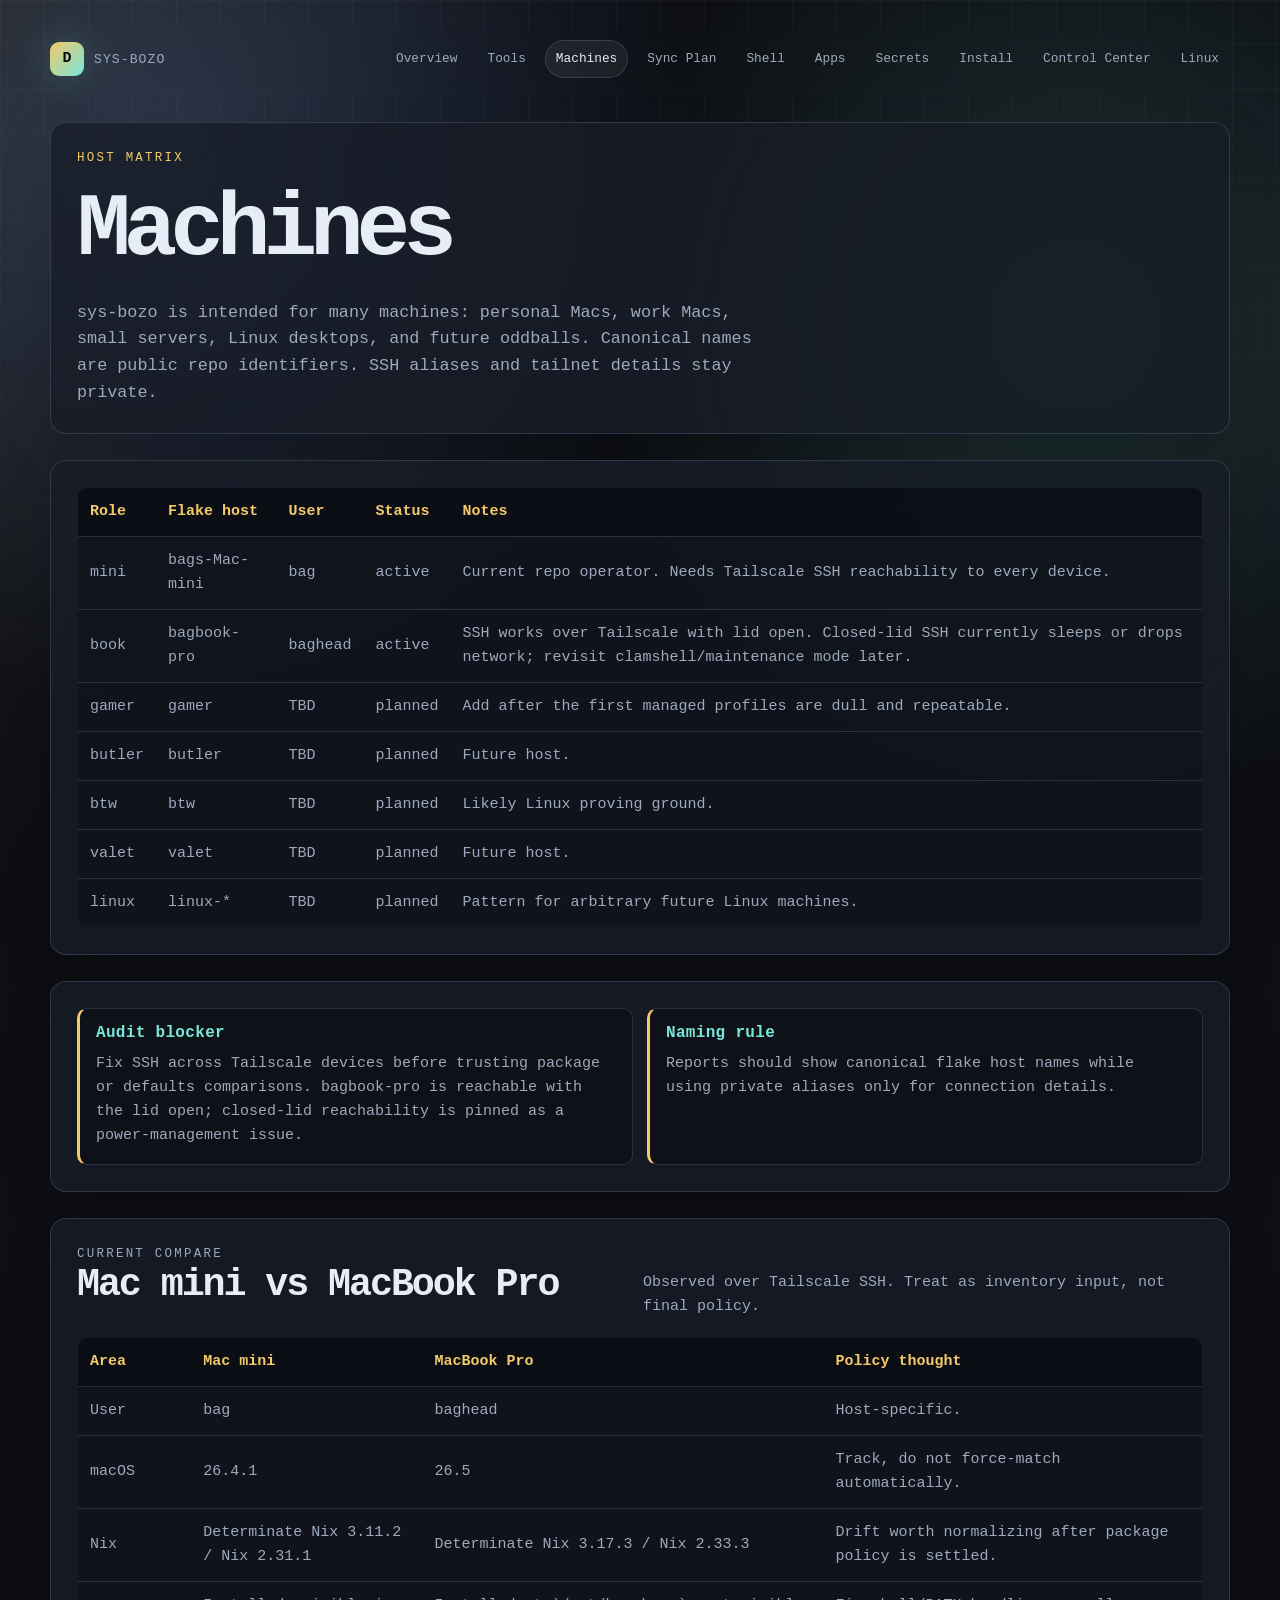
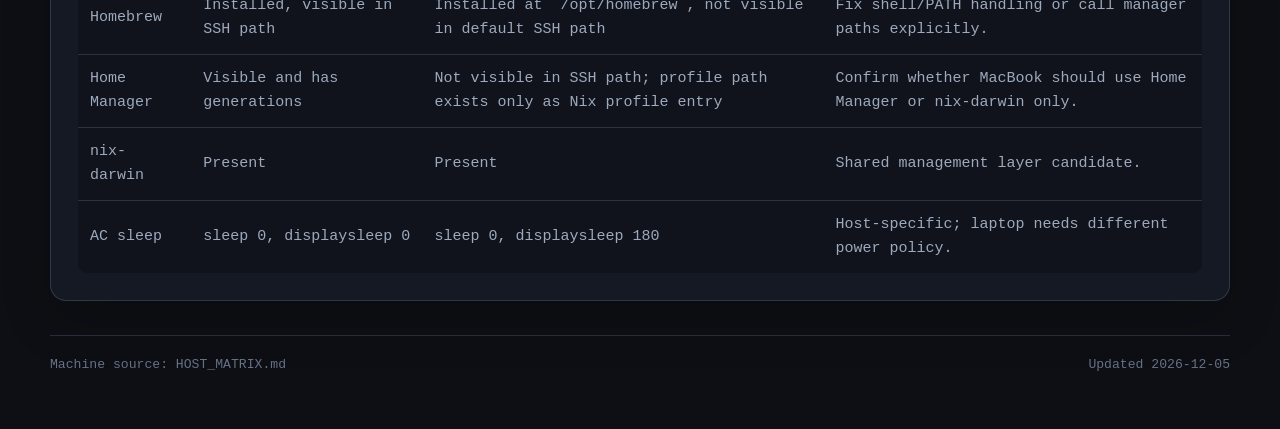
<file: docs/machines.html>
<!doctype html>
<html lang="en">
<head>
  <meta charset="utf-8">
  <meta name="viewport" content="width=device-width, initial-scale=1">
  <title>Machines - sys-bozo</title>
  <link rel="stylesheet" href="styles.css">
</head>
<body>
  <main class="site">
    <header class="topbar">
      <a class="brand" href="index.html"><span class="brand-mark">D</span><span>sys-bozo</span></a>
      <nav class="nav" aria-label="System docs">
        <a href="index.html">Overview</a><a href="tools.html">Tools</a><a href="machines.html">Machines</a><a href="sync-plan.html">Sync Plan</a><a href="shell.html">Shell</a><a href="apps.html">Apps</a><a href="secrets.html">Secrets</a><a href="install.html">Install</a><a href="control-center.html">Control Center</a><a href="linux.html">Linux</a>
      </nav>
    </header>

    <section class="section">
      <p class="kicker">Host matrix</p>
      <h1>Machines</h1>
      <p class="lede">sys-bozo is intended for many machines: personal Macs, work Macs, small servers, Linux desktops, and future oddballs. Canonical names are public repo identifiers. SSH aliases and tailnet details stay private.</p>
    </section>

    <section class="section">
      <table class="matrix">
        <tr><th>Role</th><th>Flake host</th><th>User</th><th>Status</th><th>Notes</th></tr>
        <tr><td>mini</td><td>bags-Mac-mini</td><td>bag</td><td>active</td><td>Current repo operator. Needs Tailscale SSH reachability to every device.</td></tr>
        <tr><td>book</td><td>bagbook-pro</td><td>baghead</td><td>active</td><td>SSH works over Tailscale with lid open. Closed-lid SSH currently sleeps or drops network; revisit clamshell/maintenance mode later.</td></tr>
        <tr><td>gamer</td><td>gamer</td><td>TBD</td><td>planned</td><td>Add after the first managed profiles are dull and repeatable.</td></tr>
        <tr><td>butler</td><td>butler</td><td>TBD</td><td>planned</td><td>Future host.</td></tr>
        <tr><td>btw</td><td>btw</td><td>TBD</td><td>planned</td><td>Likely Linux proving ground.</td></tr>
        <tr><td>valet</td><td>valet</td><td>TBD</td><td>planned</td><td>Future host.</td></tr>
        <tr><td>linux</td><td>linux-*</td><td>TBD</td><td>planned</td><td>Pattern for arbitrary future Linux machines.</td></tr>
      </table>
    </section>

    <section class="section">
      <div class="grid two">
        <article class="callout"><h3>Audit blocker</h3><p>Fix SSH across Tailscale devices before trusting package or defaults comparisons. bagbook-pro is reachable with the lid open; closed-lid reachability is pinned as a power-management issue.</p></article>
        <article class="callout"><h3>Naming rule</h3><p>Reports should show canonical flake host names while using private aliases only for connection details.</p></article>
      </div>
    </section>

    <section class="section">
      <div class="section-head">
        <div>
          <p class="kicker">Current compare</p>
          <h2>Mac mini vs MacBook Pro</h2>
        </div>
        <p>Observed over Tailscale SSH. Treat as inventory input, not final policy.</p>
      </div>
      <table class="matrix">
        <tr><th>Area</th><th>Mac mini</th><th>MacBook Pro</th><th>Policy thought</th></tr>
        <tr><td>User</td><td>bag</td><td>baghead</td><td>Host-specific.</td></tr>
        <tr><td>macOS</td><td>26.4.1</td><td>26.5</td><td>Track, do not force-match automatically.</td></tr>
        <tr><td>Nix</td><td>Determinate Nix 3.11.2 / Nix 2.31.1</td><td>Determinate Nix 3.17.3 / Nix 2.33.3</td><td>Drift worth normalizing after package policy is settled.</td></tr>
        <tr><td>Homebrew</td><td>Installed, visible in SSH path</td><td>Installed at `/opt/homebrew`, not visible in default SSH path</td><td>Fix shell/PATH handling or call manager paths explicitly.</td></tr>
        <tr><td>Home Manager</td><td>Visible and has generations</td><td>Not visible in SSH path; profile path exists only as Nix profile entry</td><td>Confirm whether MacBook should use Home Manager or nix-darwin only.</td></tr>
        <tr><td>nix-darwin</td><td>Present</td><td>Present</td><td>Shared management layer candidate.</td></tr>
        <tr><td>AC sleep</td><td>sleep 0, displaysleep 0</td><td>sleep 0, displaysleep 180</td><td>Host-specific; laptop needs different power policy.</td></tr>
      </table>
    </section>

    <footer class="footer"><span>Machine source: HOST_MATRIX.md</span><span>Updated <span data-updated></span></span></footer>
  </main>
  <script src="app.js"></script>
</body>
</html>
</file>
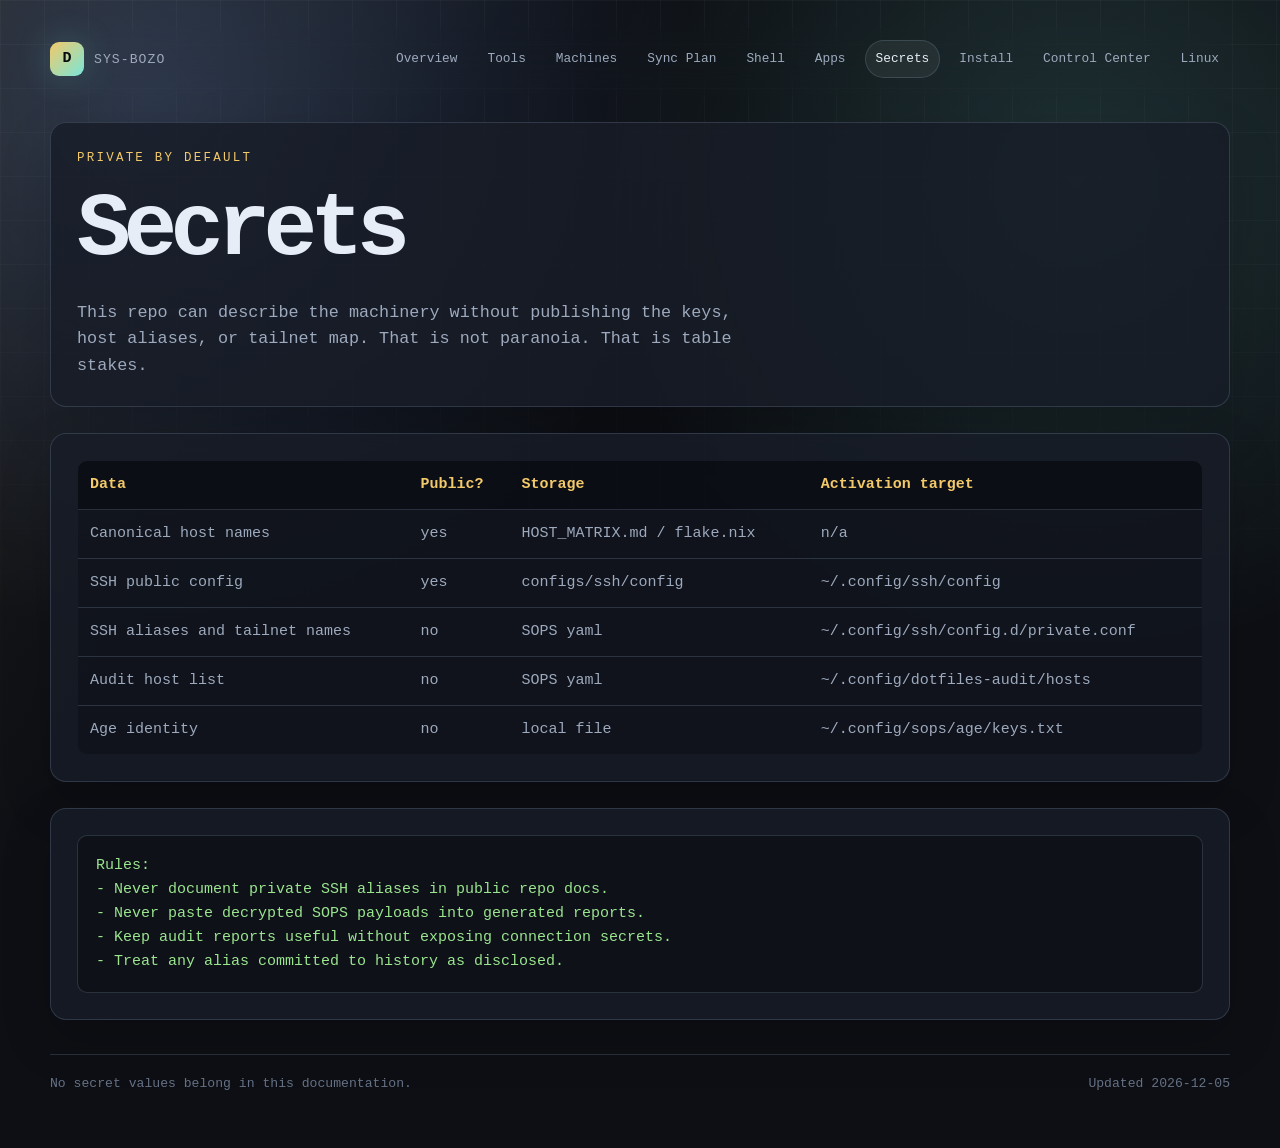
<file: docs/secrets.html>
<!doctype html>
<html lang="en">
<head>
  <meta charset="utf-8">
  <meta name="viewport" content="width=device-width, initial-scale=1">
  <title>Secrets - sys-bozo</title>
  <link rel="stylesheet" href="styles.css">
</head>
<body>
  <main class="site">
    <header class="topbar">
      <a class="brand" href="index.html"><span class="brand-mark">D</span><span>sys-bozo</span></a>
      <nav class="nav" aria-label="System docs">
        <a href="index.html">Overview</a><a href="tools.html">Tools</a><a href="machines.html">Machines</a><a href="sync-plan.html">Sync Plan</a><a href="shell.html">Shell</a><a href="apps.html">Apps</a><a href="secrets.html">Secrets</a><a href="install.html">Install</a><a href="control-center.html">Control Center</a><a href="linux.html">Linux</a>
      </nav>
    </header>

    <section class="section">
      <p class="kicker">Private by default</p>
      <h1>Secrets</h1>
      <p class="lede">This repo can describe the machinery without publishing the keys, host aliases, or tailnet map. That is not paranoia. That is table stakes.</p>
    </section>

    <section class="section">
      <table class="matrix">
        <tr><th>Data</th><th>Public?</th><th>Storage</th><th>Activation target</th></tr>
        <tr><td>Canonical host names</td><td>yes</td><td>HOST_MATRIX.md / flake.nix</td><td>n/a</td></tr>
        <tr><td>SSH public config</td><td>yes</td><td>configs/ssh/config</td><td>~/.config/ssh/config</td></tr>
        <tr><td>SSH aliases and tailnet names</td><td>no</td><td>SOPS yaml</td><td>~/.config/ssh/config.d/private.conf</td></tr>
        <tr><td>Audit host list</td><td>no</td><td>SOPS yaml</td><td>~/.config/dotfiles-audit/hosts</td></tr>
        <tr><td>Age identity</td><td>no</td><td>local file</td><td>~/.config/sops/age/keys.txt</td></tr>
      </table>
    </section>

    <section class="section">
      <div class="terminal">Rules:
- Never document private SSH aliases in public repo docs.
- Never paste decrypted SOPS payloads into generated reports.
- Keep audit reports useful without exposing connection secrets.
- Treat any alias committed to history as disclosed.</div>
    </section>

    <footer class="footer"><span>No secret values belong in this documentation.</span><span>Updated <span data-updated></span></span></footer>
  </main>
  <script src="app.js"></script>
</body>
</html>
</file>
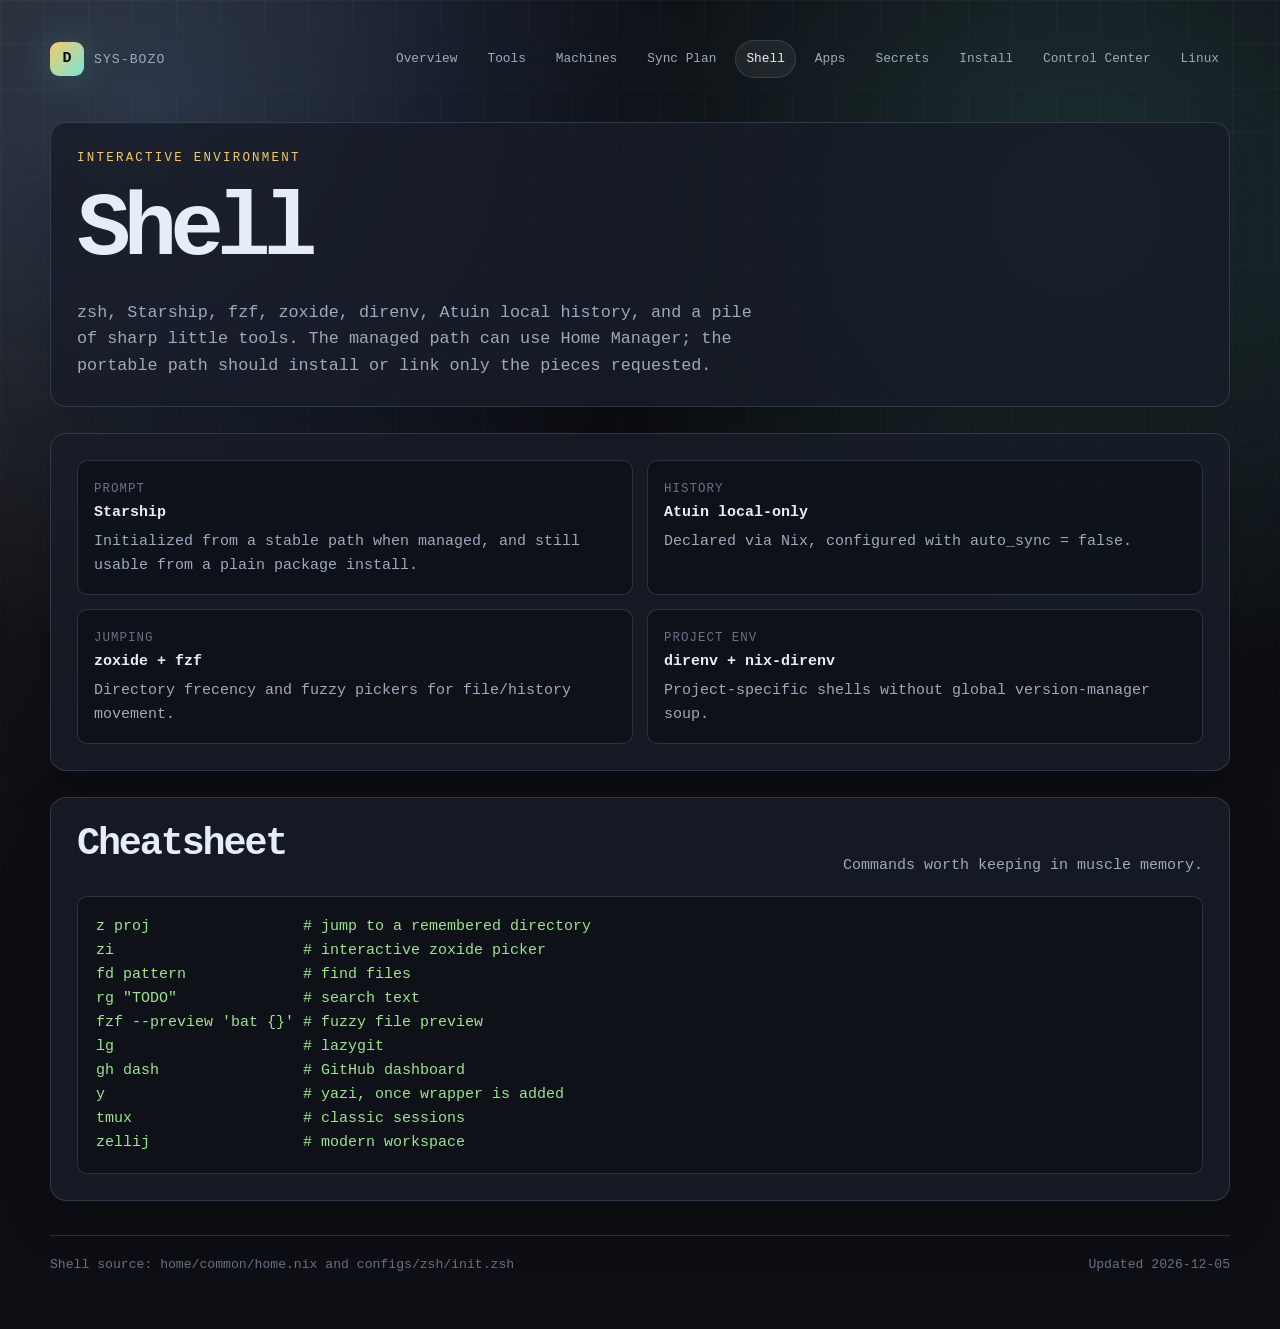
<file: docs/shell.html>
<!doctype html>
<html lang="en">
<head>
  <meta charset="utf-8">
  <meta name="viewport" content="width=device-width, initial-scale=1">
  <title>Shell - sys-bozo</title>
  <link rel="stylesheet" href="styles.css">
</head>
<body>
  <main class="site">
    <header class="topbar">
      <a class="brand" href="index.html"><span class="brand-mark">D</span><span>sys-bozo</span></a>
      <nav class="nav" aria-label="System docs">
        <a href="index.html">Overview</a><a href="tools.html">Tools</a><a href="machines.html">Machines</a><a href="sync-plan.html">Sync Plan</a><a href="shell.html">Shell</a><a href="apps.html">Apps</a><a href="secrets.html">Secrets</a><a href="install.html">Install</a><a href="control-center.html">Control Center</a><a href="linux.html">Linux</a>
      </nav>
    </header>

    <section class="section">
      <p class="kicker">Interactive environment</p>
      <h1>Shell</h1>
      <p class="lede">zsh, Starship, fzf, zoxide, direnv, Atuin local history, and a pile of sharp little tools. The managed path can use Home Manager; the portable path should install or link only the pieces requested.</p>
    </section>

    <section class="section">
      <div class="grid two">
        <article class="card"><span class="meta">Prompt</span><strong>Starship</strong><p>Initialized from a stable path when managed, and still usable from a plain package install.</p></article>
        <article class="card"><span class="meta">History</span><strong>Atuin local-only</strong><p>Declared via Nix, configured with <code>auto_sync = false</code>.</p></article>
        <article class="card"><span class="meta">Jumping</span><strong>zoxide + fzf</strong><p>Directory frecency and fuzzy pickers for file/history movement.</p></article>
        <article class="card"><span class="meta">Project env</span><strong>direnv + nix-direnv</strong><p>Project-specific shells without global version-manager soup.</p></article>
      </div>
    </section>

    <section class="section">
      <div class="section-head"><h2>Cheatsheet</h2><p>Commands worth keeping in muscle memory.</p></div>
      <div class="terminal">z proj                 # jump to a remembered directory
zi                     # interactive zoxide picker
fd pattern             # find files
rg "TODO"              # search text
fzf --preview 'bat {}' # fuzzy file preview
lg                     # lazygit
gh dash                # GitHub dashboard
y                      # yazi, once wrapper is added
tmux                   # classic sessions
zellij                 # modern workspace</div>
    </section>

    <footer class="footer"><span>Shell source: home/common/home.nix and configs/zsh/init.zsh</span><span>Updated <span data-updated></span></span></footer>
  </main>
  <script src="app.js"></script>
</body>
</html>
</file>
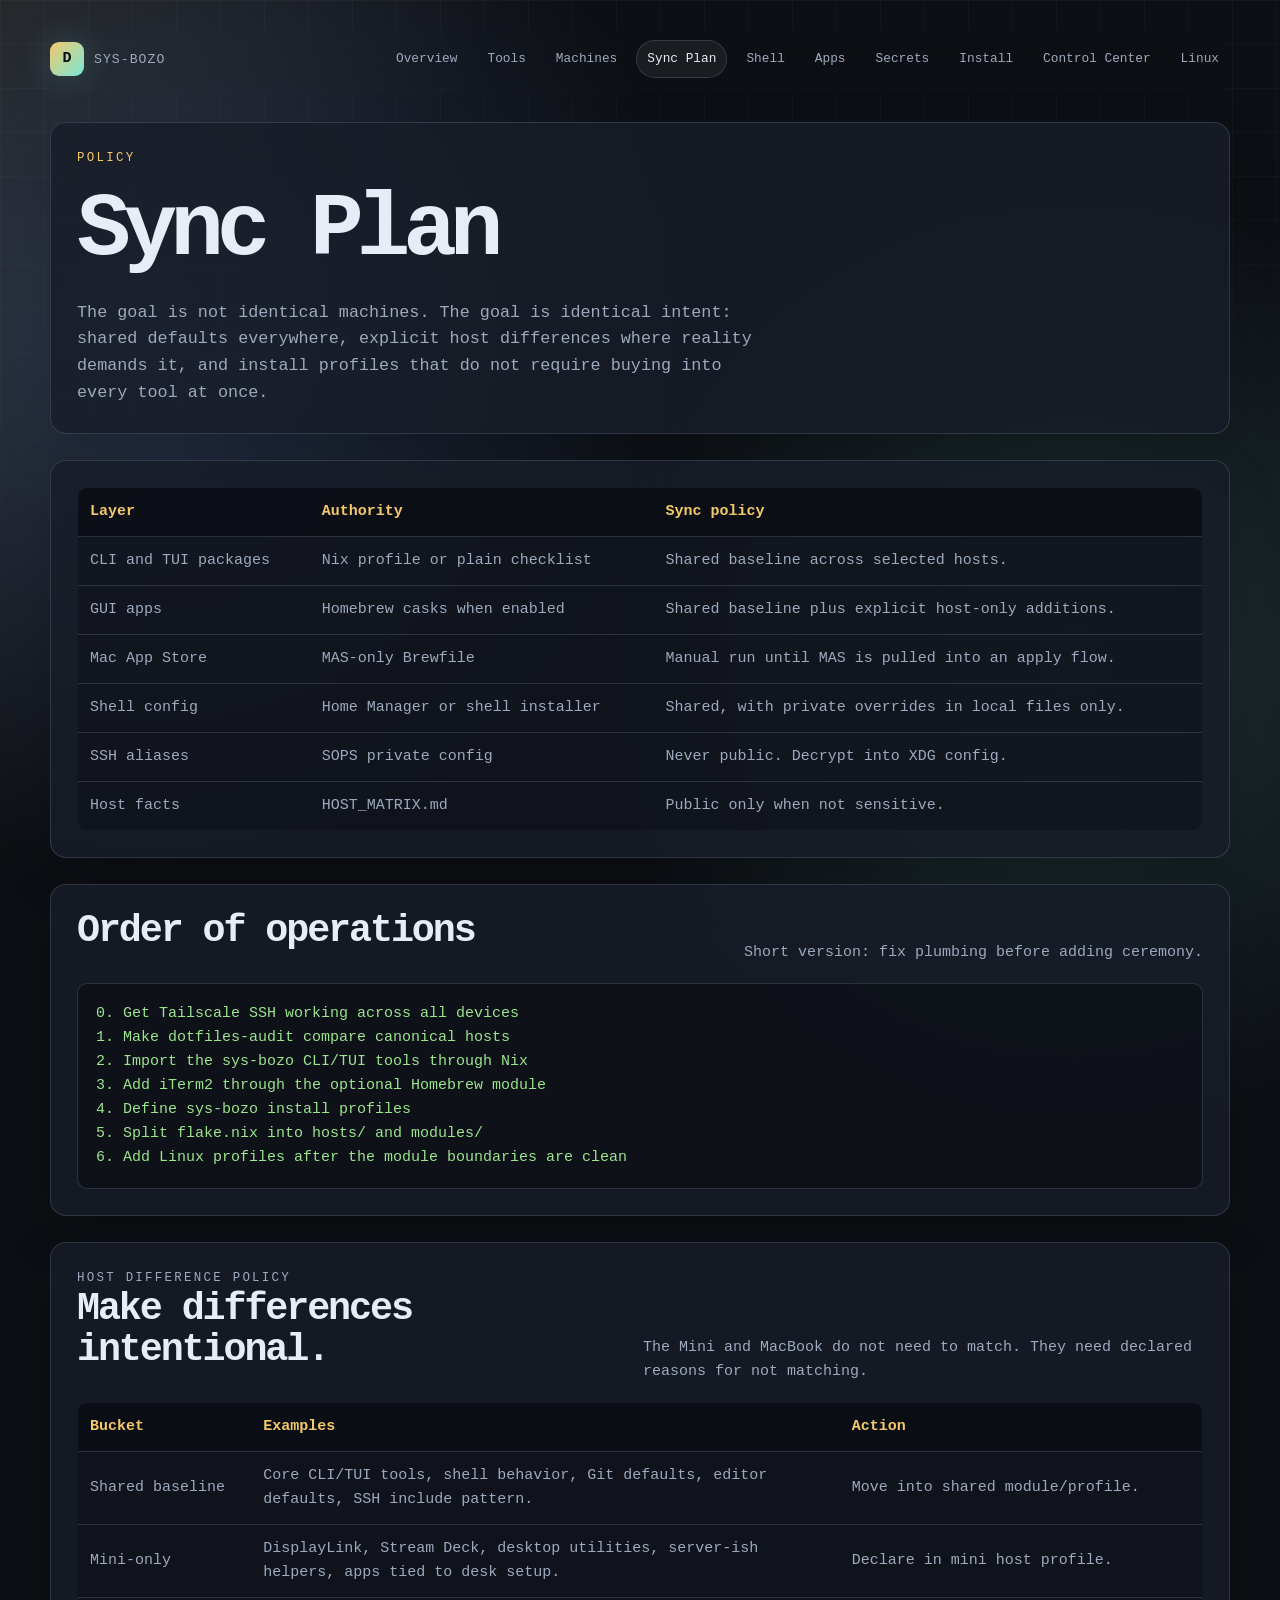
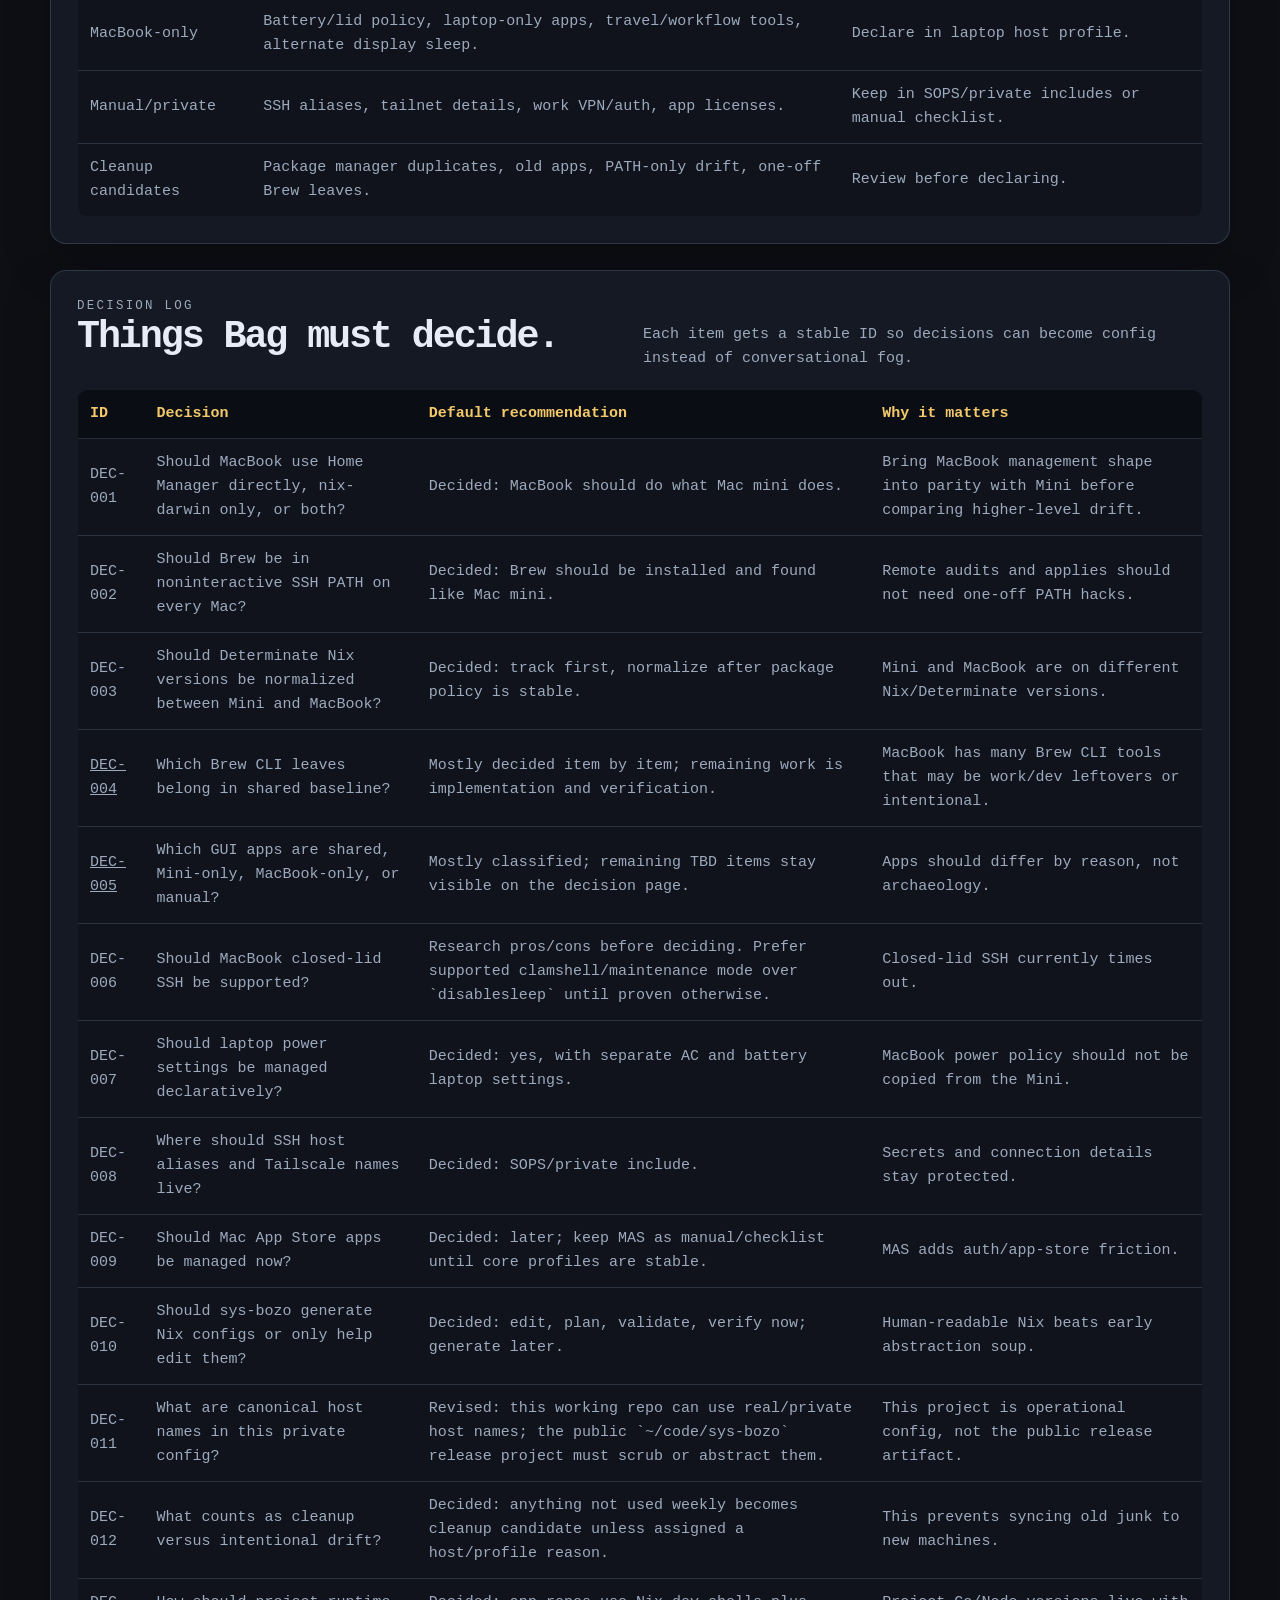
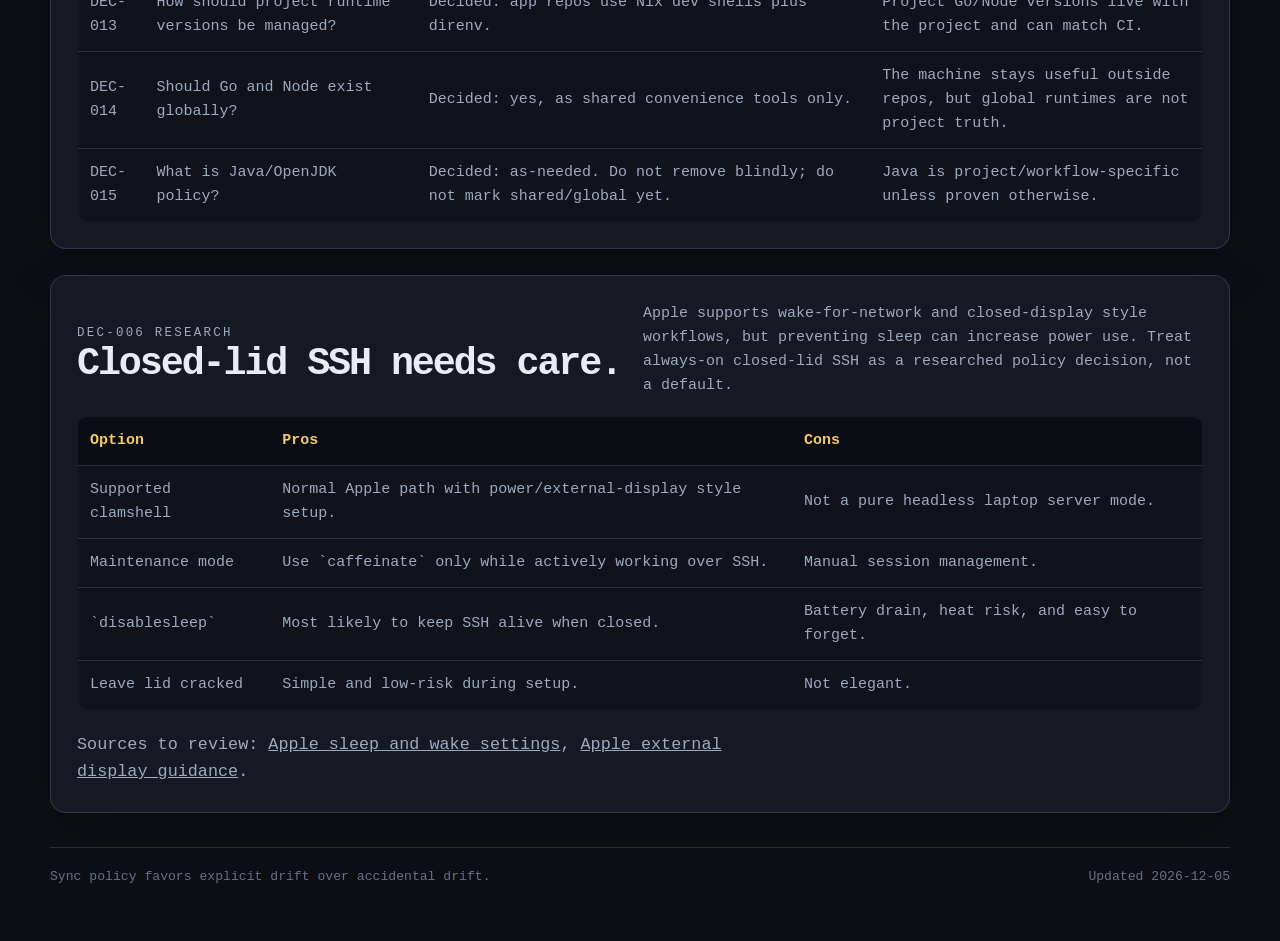
<file: docs/sync-plan.html>
<!doctype html>
<html lang="en">
<head>
  <meta charset="utf-8">
  <meta name="viewport" content="width=device-width, initial-scale=1">
  <title>Sync Plan - sys-bozo</title>
  <link rel="stylesheet" href="styles.css">
</head>
<body>
  <main class="site">
    <header class="topbar">
      <a class="brand" href="index.html"><span class="brand-mark">D</span><span>sys-bozo</span></a>
      <nav class="nav" aria-label="System docs">
        <a href="index.html">Overview</a><a href="tools.html">Tools</a><a href="machines.html">Machines</a><a href="sync-plan.html">Sync Plan</a><a href="shell.html">Shell</a><a href="apps.html">Apps</a><a href="secrets.html">Secrets</a><a href="install.html">Install</a><a href="control-center.html">Control Center</a><a href="linux.html">Linux</a>
      </nav>
    </header>

    <section class="section">
      <p class="kicker">Policy</p>
      <h1>Sync Plan</h1>
      <p class="lede">The goal is not identical machines. The goal is identical intent: shared defaults everywhere, explicit host differences where reality demands it, and install profiles that do not require buying into every tool at once.</p>
    </section>

    <section class="section">
      <table class="matrix">
        <tr><th>Layer</th><th>Authority</th><th>Sync policy</th></tr>
        <tr><td>CLI and TUI packages</td><td>Nix profile or plain checklist</td><td>Shared baseline across selected hosts.</td></tr>
        <tr><td>GUI apps</td><td>Homebrew casks when enabled</td><td>Shared baseline plus explicit host-only additions.</td></tr>
        <tr><td>Mac App Store</td><td>MAS-only Brewfile</td><td>Manual run until MAS is pulled into an apply flow.</td></tr>
        <tr><td>Shell config</td><td>Home Manager or shell installer</td><td>Shared, with private overrides in local files only.</td></tr>
        <tr><td>SSH aliases</td><td>SOPS private config</td><td>Never public. Decrypt into XDG config.</td></tr>
        <tr><td>Host facts</td><td>HOST_MATRIX.md</td><td>Public only when not sensitive.</td></tr>
      </table>
    </section>

    <section class="section">
      <div class="section-head"><h2>Order of operations</h2><p>Short version: fix plumbing before adding ceremony.</p></div>
      <div class="terminal">0. Get Tailscale SSH working across all devices
1. Make dotfiles-audit compare canonical hosts
2. Import the sys-bozo CLI/TUI tools through Nix
3. Add iTerm2 through the optional Homebrew module
4. Define sys-bozo install profiles
5. Split flake.nix into hosts/ and modules/
6. Add Linux profiles after the module boundaries are clean</div>
    </section>

    <section class="section">
      <div class="section-head">
        <div>
          <p class="kicker">Host difference policy</p>
          <h2>Make differences intentional.</h2>
        </div>
        <p>The Mini and MacBook do not need to match. They need declared reasons for not matching.</p>
      </div>
      <table class="matrix">
        <tr><th>Bucket</th><th>Examples</th><th>Action</th></tr>
        <tr><td>Shared baseline</td><td>Core CLI/TUI tools, shell behavior, Git defaults, editor defaults, SSH include pattern.</td><td>Move into shared module/profile.</td></tr>
        <tr><td>Mini-only</td><td>DisplayLink, Stream Deck, desktop utilities, server-ish helpers, apps tied to desk setup.</td><td>Declare in mini host profile.</td></tr>
        <tr><td>MacBook-only</td><td>Battery/lid policy, laptop-only apps, travel/workflow tools, alternate display sleep.</td><td>Declare in laptop host profile.</td></tr>
        <tr><td>Manual/private</td><td>SSH aliases, tailnet details, work VPN/auth, app licenses.</td><td>Keep in SOPS/private includes or manual checklist.</td></tr>
        <tr><td>Cleanup candidates</td><td>Package manager duplicates, old apps, PATH-only drift, one-off Brew leaves.</td><td>Review before declaring.</td></tr>
      </table>
    </section>

    <section class="section">
      <div class="section-head">
        <div>
          <p class="kicker">Decision log</p>
          <h2>Things Bag must decide.</h2>
        </div>
        <p>Each item gets a stable ID so decisions can become config instead of conversational fog.</p>
      </div>
      <table class="matrix">
        <tr><th>ID</th><th>Decision</th><th>Default recommendation</th><th>Why it matters</th></tr>
        <tr><td>DEC-001</td><td>Should MacBook use Home Manager directly, nix-darwin only, or both?</td><td>Decided: MacBook should do what Mac mini does.</td><td>Bring MacBook management shape into parity with Mini before comparing higher-level drift.</td></tr>
        <tr><td>DEC-002</td><td>Should Brew be in noninteractive SSH PATH on every Mac?</td><td>Decided: Brew should be installed and found like Mac mini.</td><td>Remote audits and applies should not need one-off PATH hacks.</td></tr>
        <tr><td>DEC-003</td><td>Should Determinate Nix versions be normalized between Mini and MacBook?</td><td>Decided: track first, normalize after package policy is stable.</td><td>Mini and MacBook are on different Nix/Determinate versions.</td></tr>
        <tr><td><a href="dec-004.html">DEC-004</a></td><td>Which Brew CLI leaves belong in shared baseline?</td><td>Mostly decided item by item; remaining work is implementation and verification.</td><td>MacBook has many Brew CLI tools that may be work/dev leftovers or intentional.</td></tr>
        <tr><td><a href="dec-005.html">DEC-005</a></td><td>Which GUI apps are shared, Mini-only, MacBook-only, or manual?</td><td>Mostly classified; remaining TBD items stay visible on the decision page.</td><td>Apps should differ by reason, not archaeology.</td></tr>
        <tr><td>DEC-006</td><td>Should MacBook closed-lid SSH be supported?</td><td>Research pros/cons before deciding. Prefer supported clamshell/maintenance mode over `disablesleep` until proven otherwise.</td><td>Closed-lid SSH currently times out.</td></tr>
        <tr><td>DEC-007</td><td>Should laptop power settings be managed declaratively?</td><td>Decided: yes, with separate AC and battery laptop settings.</td><td>MacBook power policy should not be copied from the Mini.</td></tr>
        <tr><td>DEC-008</td><td>Where should SSH host aliases and Tailscale names live?</td><td>Decided: SOPS/private include.</td><td>Secrets and connection details stay protected.</td></tr>
        <tr><td>DEC-009</td><td>Should Mac App Store apps be managed now?</td><td>Decided: later; keep MAS as manual/checklist until core profiles are stable.</td><td>MAS adds auth/app-store friction.</td></tr>
        <tr><td>DEC-010</td><td>Should sys-bozo generate Nix configs or only help edit them?</td><td>Decided: edit, plan, validate, verify now; generate later.</td><td>Human-readable Nix beats early abstraction soup.</td></tr>
        <tr><td>DEC-011</td><td>What are canonical host names in this private config?</td><td>Revised: this working repo can use real/private host names; the public `~/code/sys-bozo` release project must scrub or abstract them.</td><td>This project is operational config, not the public release artifact.</td></tr>
        <tr><td>DEC-012</td><td>What counts as cleanup versus intentional drift?</td><td>Decided: anything not used weekly becomes cleanup candidate unless assigned a host/profile reason.</td><td>This prevents syncing old junk to new machines.</td></tr>
        <tr><td>DEC-013</td><td>How should project runtime versions be managed?</td><td>Decided: app repos use Nix dev shells plus direnv.</td><td>Project Go/Node versions live with the project and can match CI.</td></tr>
        <tr><td>DEC-014</td><td>Should Go and Node exist globally?</td><td>Decided: yes, as shared convenience tools only.</td><td>The machine stays useful outside repos, but global runtimes are not project truth.</td></tr>
        <tr><td>DEC-015</td><td>What is Java/OpenJDK policy?</td><td>Decided: as-needed. Do not remove blindly; do not mark shared/global yet.</td><td>Java is project/workflow-specific unless proven otherwise.</td></tr>
      </table>
    </section>

    <section class="section">
      <div class="section-head">
        <div>
          <p class="kicker">DEC-006 research</p>
          <h2>Closed-lid SSH needs care.</h2>
        </div>
        <p>Apple supports wake-for-network and closed-display style workflows, but preventing sleep can increase power use. Treat always-on closed-lid SSH as a researched policy decision, not a default.</p>
      </div>
      <table class="matrix">
        <tr><th>Option</th><th>Pros</th><th>Cons</th></tr>
        <tr><td>Supported clamshell</td><td>Normal Apple path with power/external-display style setup.</td><td>Not a pure headless laptop server mode.</td></tr>
        <tr><td>Maintenance mode</td><td>Use `caffeinate` only while actively working over SSH.</td><td>Manual session management.</td></tr>
        <tr><td>`disablesleep`</td><td>Most likely to keep SSH alive when closed.</td><td>Battery drain, heat risk, and easy to forget.</td></tr>
        <tr><td>Leave lid cracked</td><td>Simple and low-risk during setup.</td><td>Not elegant.</td></tr>
      </table>
      <p class="lede">Sources to review: <a href="https://support.apple.com/guide/mac-help/-mchle41a6ccd/mac">Apple sleep and wake settings</a>, <a href="https://support.apple.com/en-ie/117373">Apple external display guidance</a>.</p>
    </section>

    <footer class="footer"><span>Sync policy favors explicit drift over accidental drift.</span><span>Updated <span data-updated></span></span></footer>
  </main>
  <script src="app.js"></script>
</body>
</html>
</file>
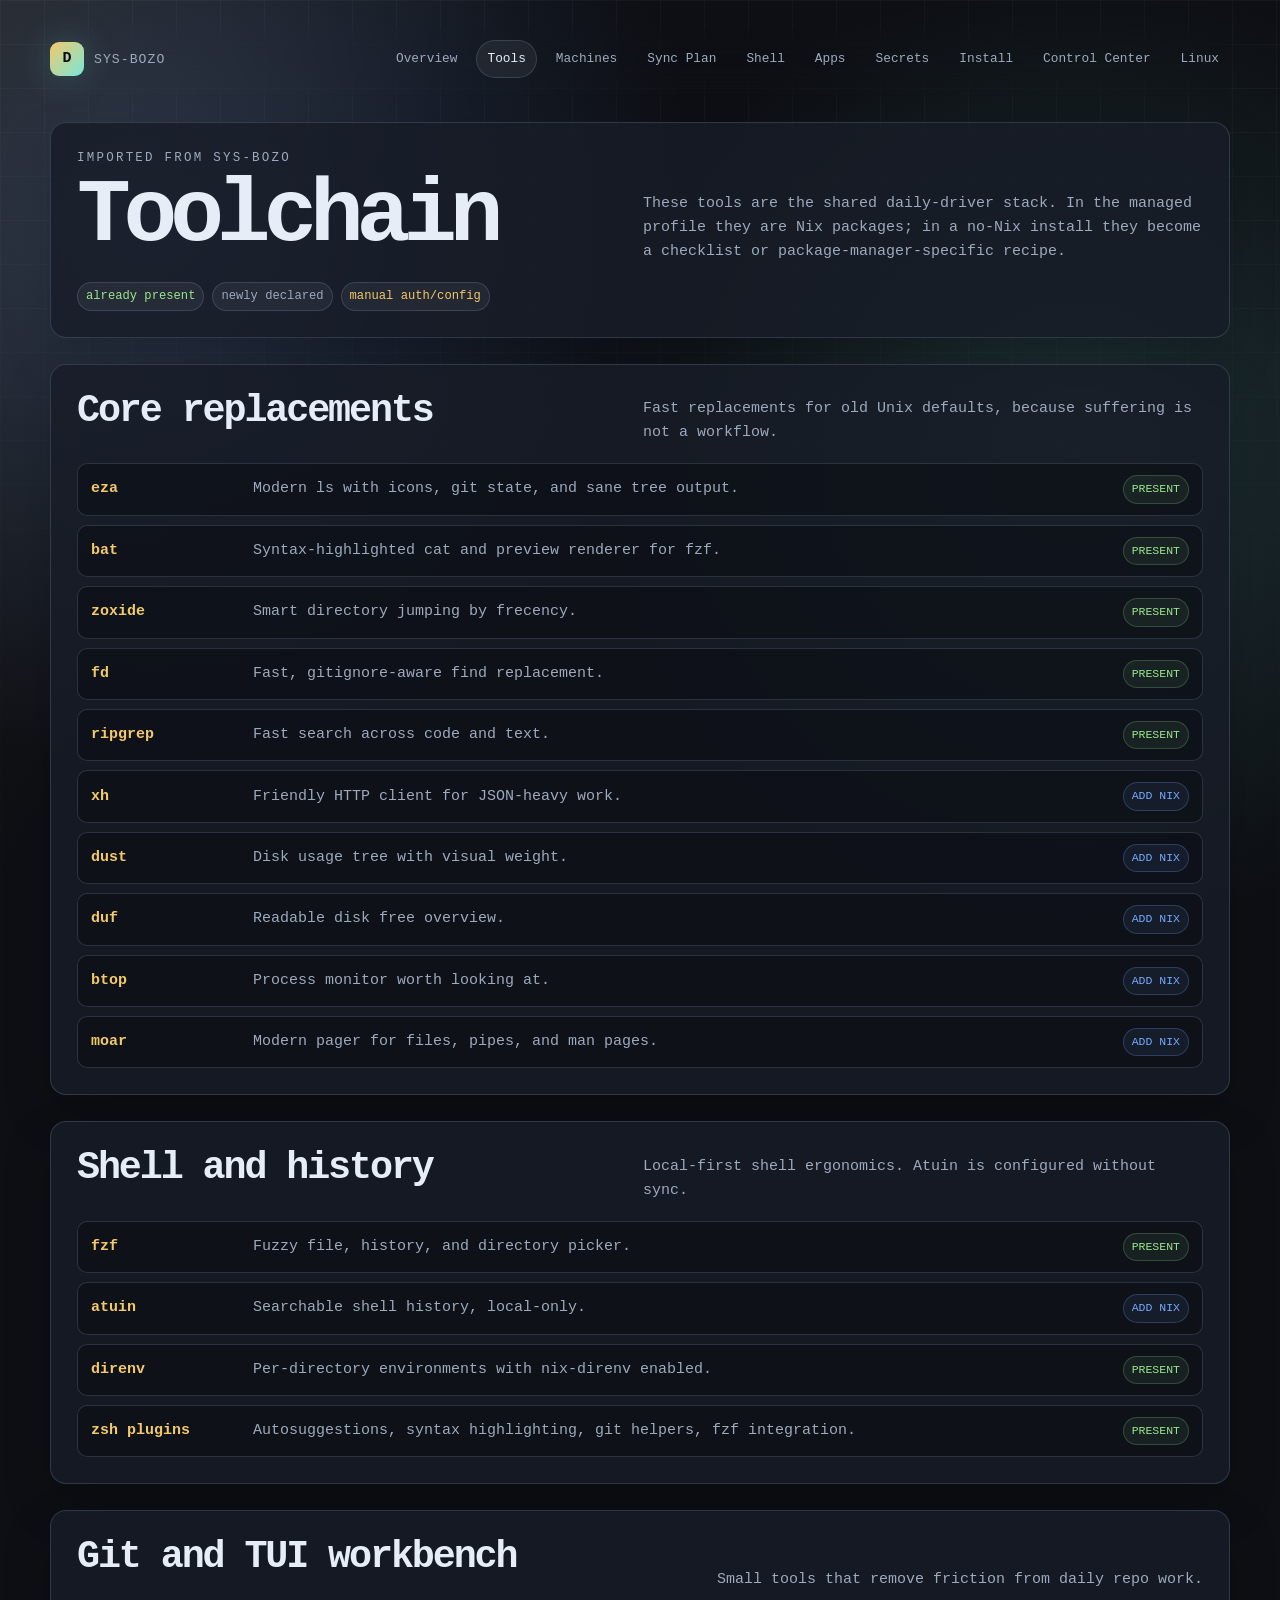
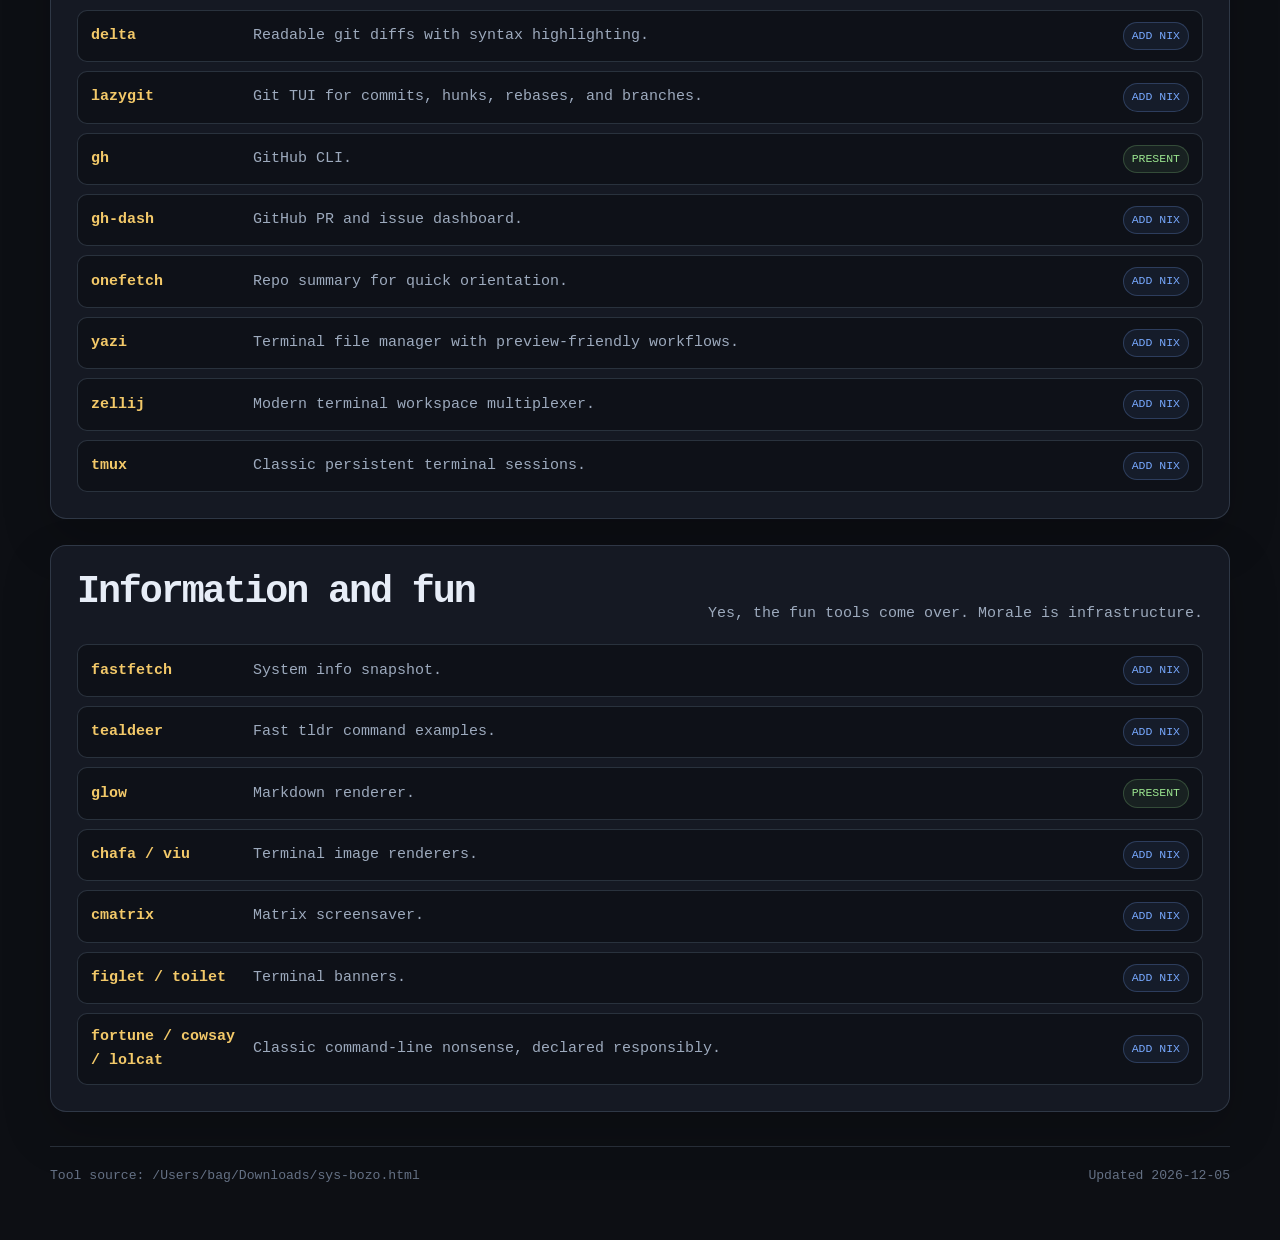
<file: docs/tools.html>
<!doctype html>
<html lang="en">
<head>
  <meta charset="utf-8">
  <meta name="viewport" content="width=device-width, initial-scale=1">
  <title>Tools - sys-bozo</title>
  <link rel="stylesheet" href="styles.css">
</head>
<body>
  <main class="site">
    <header class="topbar">
      <a class="brand" href="index.html"><span class="brand-mark">D</span><span>sys-bozo</span></a>
      <nav class="nav" aria-label="System docs">
        <a href="index.html">Overview</a><a href="tools.html">Tools</a><a href="machines.html">Machines</a><a href="sync-plan.html">Sync Plan</a><a href="shell.html">Shell</a><a href="apps.html">Apps</a><a href="secrets.html">Secrets</a><a href="install.html">Install</a><a href="control-center.html">Control Center</a><a href="linux.html">Linux</a>
      </nav>
    </header>

    <section class="section">
      <div class="section-head">
        <div>
          <p class="kicker">Imported from sys-bozo</p>
          <h1>Toolchain</h1>
        </div>
        <p>These tools are the shared daily-driver stack. In the managed profile they are Nix packages; in a no-Nix install they become a checklist or package-manager-specific recipe.</p>
      </div>
      <div class="pill-row">
        <span class="pill good">already present</span>
        <span class="pill">newly declared</span>
        <span class="pill warn">manual auth/config</span>
      </div>
    </section>

    <section class="section">
      <div class="section-head"><h2>Core replacements</h2><p>Fast replacements for old Unix defaults, because suffering is not a workflow.</p></div>
      <div class="tool-list">
        <div class="row"><span class="name">eza</span><span class="desc">Modern ls with icons, git state, and sane tree output.</span><span class="status">present</span></div>
        <div class="row"><span class="name">bat</span><span class="desc">Syntax-highlighted cat and preview renderer for fzf.</span><span class="status">present</span></div>
        <div class="row"><span class="name">zoxide</span><span class="desc">Smart directory jumping by frecency.</span><span class="status">present</span></div>
        <div class="row"><span class="name">fd</span><span class="desc">Fast, gitignore-aware find replacement.</span><span class="status">present</span></div>
        <div class="row"><span class="name">ripgrep</span><span class="desc">Fast search across code and text.</span><span class="status">present</span></div>
        <div class="row"><span class="name">xh</span><span class="desc">Friendly HTTP client for JSON-heavy work.</span><span class="status add">add nix</span></div>
        <div class="row"><span class="name">dust</span><span class="desc">Disk usage tree with visual weight.</span><span class="status add">add nix</span></div>
        <div class="row"><span class="name">duf</span><span class="desc">Readable disk free overview.</span><span class="status add">add nix</span></div>
        <div class="row"><span class="name">btop</span><span class="desc">Process monitor worth looking at.</span><span class="status add">add nix</span></div>
        <div class="row"><span class="name">moar</span><span class="desc">Modern pager for files, pipes, and man pages.</span><span class="status add">add nix</span></div>
      </div>
    </section>

    <section class="section">
      <div class="section-head"><h2>Shell and history</h2><p>Local-first shell ergonomics. Atuin is configured without sync.</p></div>
      <div class="tool-list">
        <div class="row"><span class="name">fzf</span><span class="desc">Fuzzy file, history, and directory picker.</span><span class="status">present</span></div>
        <div class="row"><span class="name">atuin</span><span class="desc">Searchable shell history, local-only.</span><span class="status add">add nix</span></div>
        <div class="row"><span class="name">direnv</span><span class="desc">Per-directory environments with nix-direnv enabled.</span><span class="status">present</span></div>
        <div class="row"><span class="name">zsh plugins</span><span class="desc">Autosuggestions, syntax highlighting, git helpers, fzf integration.</span><span class="status">present</span></div>
      </div>
    </section>

    <section class="section">
      <div class="section-head"><h2>Git and TUI workbench</h2><p>Small tools that remove friction from daily repo work.</p></div>
      <div class="tool-list">
        <div class="row"><span class="name">delta</span><span class="desc">Readable git diffs with syntax highlighting.</span><span class="status add">add nix</span></div>
        <div class="row"><span class="name">lazygit</span><span class="desc">Git TUI for commits, hunks, rebases, and branches.</span><span class="status add">add nix</span></div>
        <div class="row"><span class="name">gh</span><span class="desc">GitHub CLI.</span><span class="status">present</span></div>
        <div class="row"><span class="name">gh-dash</span><span class="desc">GitHub PR and issue dashboard.</span><span class="status add">add nix</span></div>
        <div class="row"><span class="name">onefetch</span><span class="desc">Repo summary for quick orientation.</span><span class="status add">add nix</span></div>
        <div class="row"><span class="name">yazi</span><span class="desc">Terminal file manager with preview-friendly workflows.</span><span class="status add">add nix</span></div>
        <div class="row"><span class="name">zellij</span><span class="desc">Modern terminal workspace multiplexer.</span><span class="status add">add nix</span></div>
        <div class="row"><span class="name">tmux</span><span class="desc">Classic persistent terminal sessions.</span><span class="status add">add nix</span></div>
      </div>
    </section>

    <section class="section">
      <div class="section-head"><h2>Information and fun</h2><p>Yes, the fun tools come over. Morale is infrastructure.</p></div>
      <div class="tool-list">
        <div class="row"><span class="name">fastfetch</span><span class="desc">System info snapshot.</span><span class="status add">add nix</span></div>
        <div class="row"><span class="name">tealdeer</span><span class="desc">Fast tldr command examples.</span><span class="status add">add nix</span></div>
        <div class="row"><span class="name">glow</span><span class="desc">Markdown renderer.</span><span class="status">present</span></div>
        <div class="row"><span class="name">chafa / viu</span><span class="desc">Terminal image renderers.</span><span class="status add">add nix</span></div>
        <div class="row"><span class="name">cmatrix</span><span class="desc">Matrix screensaver.</span><span class="status add">add nix</span></div>
        <div class="row"><span class="name">figlet / toilet</span><span class="desc">Terminal banners.</span><span class="status add">add nix</span></div>
        <div class="row"><span class="name">fortune / cowsay / lolcat</span><span class="desc">Classic command-line nonsense, declared responsibly.</span><span class="status add">add nix</span></div>
      </div>
    </section>

    <footer class="footer"><span>Tool source: /Users/bag/Downloads/sys-bozo.html</span><span>Updated <span data-updated></span></span></footer>
  </main>
  <script src="app.js"></script>
</body>
</html>
</file>
<file: docs/styles.css>
:root {
  color-scheme: dark;
  --bg: #0d0f14;
  --bg-2: #131720;
  --panel: rgba(24, 29, 40, 0.82);
  --panel-strong: #1a202d;
  --line: rgba(156, 178, 210, 0.2);
  --line-strong: rgba(156, 178, 210, 0.38);
  --text: #e7edf7;
  --muted: #9daabd;
  --faint: #667286;
  --gold: #f3c969;
  --blue: #78a9ff;
  --cyan: #79e6d9;
  --green: #9be58f;
  --red: #ff7d90;
  --ink: #080a0f;
  --radius: 10px;
  --shadow: 0 24px 70px rgba(0, 0, 0, 0.36);
}

* {
  box-sizing: border-box;
}

html {
  background: var(--bg);
}

body {
  min-height: 100vh;
  margin: 0;
  overflow-x: hidden;
  color: var(--text);
  font: 15px/1.6 ui-monospace, SFMono-Regular, Menlo, Monaco, Consolas, "Liberation Mono", monospace;
  background:
    radial-gradient(circle at 12% 8%, rgba(120, 169, 255, 0.22), transparent 34rem),
    radial-gradient(circle at 84% 16%, rgba(121, 230, 217, 0.16), transparent 30rem),
    linear-gradient(120deg, rgba(243, 201, 105, 0.08), transparent 28rem),
    var(--bg);
}

body::before {
  content: "";
  position: fixed;
  inset: 0;
  pointer-events: none;
  background-image:
    linear-gradient(rgba(231, 237, 247, 0.035) 1px, transparent 1px),
    linear-gradient(90deg, rgba(231, 237, 247, 0.035) 1px, transparent 1px);
  background-size: 44px 44px;
  mask-image: linear-gradient(to bottom, black, transparent 82%);
}

a {
  color: inherit;
}

.site {
  width: min(1180px, calc(100% - 32px));
  margin: 0 auto;
  padding: 28px 0 54px;
}

.topbar {
  position: sticky;
  top: 0;
  z-index: 20;
  display: flex;
  gap: 18px;
  align-items: center;
  justify-content: space-between;
  padding: 12px 0 18px;
  backdrop-filter: blur(18px);
}

.brand {
  display: inline-flex;
  gap: 10px;
  align-items: center;
  text-decoration: none;
  white-space: nowrap;
}

.brand-mark {
  display: grid;
  width: 34px;
  height: 34px;
  place-items: center;
  color: var(--ink);
  font-weight: 900;
  background: linear-gradient(135deg, var(--gold), var(--cyan));
  border-radius: 9px;
  box-shadow: 0 0 34px rgba(121, 230, 217, 0.22);
}

.brand span:last-child {
  color: var(--muted);
  font-size: 0.82rem;
  letter-spacing: 0.08em;
  text-transform: uppercase;
}

.nav {
  display: flex;
  gap: 8px;
  align-items: center;
  justify-content: flex-end;
  flex-wrap: wrap;
}

.nav a {
  padding: 8px 10px;
  border: 1px solid transparent;
  color: var(--muted);
  text-decoration: none;
  border-radius: 999px;
  font-size: 0.8rem;
}

.nav a:hover,
.nav a[aria-current="page"] {
  color: var(--text);
  background: rgba(255, 255, 255, 0.06);
  border-color: var(--line);
}

.hero {
  position: relative;
  display: grid;
  grid-template-columns: minmax(0, 1.08fr) minmax(320px, 0.92fr);
  gap: 28px;
  align-items: stretch;
  min-height: 470px;
  padding: 32px;
  overflow: hidden;
  background:
    linear-gradient(150deg, rgba(26, 32, 45, 0.92), rgba(13, 15, 20, 0.76)),
    var(--panel-strong);
  border: 1px solid var(--line);
  border-radius: 18px;
  box-shadow: var(--shadow);
}

.hero::after {
  content: "";
  position: absolute;
  inset: auto -12% -35% 26%;
  height: 280px;
  background: linear-gradient(90deg, transparent, rgba(120, 169, 255, 0.26), rgba(121, 230, 217, 0.18), transparent);
  filter: blur(20px);
  transform: rotate(-8deg);
}

.hero-copy,
.hero-map {
  position: relative;
  z-index: 1;
}

.kicker {
  margin: 0 0 14px;
  color: var(--gold);
  font-size: 0.78rem;
  letter-spacing: 0.18em;
  text-transform: uppercase;
}

h1,
h2,
h3 {
  margin: 0;
  line-height: 1.05;
}

h1 {
  max-width: 820px;
  font-size: clamp(2.7rem, 7vw, 6.8rem);
  letter-spacing: -0.08em;
}

h2 {
  margin-bottom: 14px;
  color: var(--text);
  font-size: clamp(1.7rem, 3vw, 3.2rem);
  letter-spacing: -0.055em;
}

h3 {
  margin-bottom: 10px;
  color: var(--cyan);
  font-size: 1rem;
  letter-spacing: 0.02em;
}

.lede {
  max-width: 700px;
  margin: 22px 0 0;
  color: var(--muted);
  font-size: 1.05rem;
  overflow-wrap: anywhere;
}

.hero-actions {
  display: flex;
  gap: 12px;
  flex-wrap: wrap;
  margin-top: 28px;
}

.button {
  display: inline-flex;
  min-height: 42px;
  align-items: center;
  justify-content: center;
  padding: 0 15px;
  border: 1px solid var(--line-strong);
  color: var(--text);
  text-decoration: none;
  background: rgba(255, 255, 255, 0.065);
  border-radius: 9px;
}

.button.primary {
  color: var(--ink);
  background: linear-gradient(135deg, var(--gold), var(--cyan));
  border-color: transparent;
  font-weight: 800;
}

.hero-map {
  display: grid;
  min-height: 340px;
  place-items: center;
}

.hero-map img {
  width: min(100%, 520px);
  height: auto;
  filter: drop-shadow(0 20px 45px rgba(0, 0, 0, 0.28));
}

.section {
  margin-top: 26px;
  padding: 26px;
  background: var(--panel);
  border: 1px solid var(--line);
  border-radius: 16px;
  box-shadow: 0 20px 50px rgba(0, 0, 0, 0.18);
}

.section-head {
  display: flex;
  gap: 18px;
  align-items: end;
  justify-content: space-between;
  margin-bottom: 18px;
}

.section-head p {
  max-width: 560px;
  margin: 0;
  color: var(--muted);
}

.grid {
  display: grid;
  grid-template-columns: repeat(3, minmax(0, 1fr));
  gap: 14px;
}

.grid.two {
  grid-template-columns: repeat(2, minmax(0, 1fr));
}

.card,
.row,
.terminal,
.callout {
  min-width: 0;
  background: rgba(8, 10, 15, 0.5);
  border: 1px solid var(--line);
  border-radius: var(--radius);
}

.card {
  padding: 16px;
}

.card strong {
  display: block;
  margin-bottom: 5px;
  color: var(--text);
}

.card p {
  margin: 0;
  color: var(--muted);
  overflow-wrap: anywhere;
}

.meta {
  color: var(--faint);
  font-size: 0.78rem;
  letter-spacing: 0.08em;
  text-transform: uppercase;
}

.pill-row {
  display: flex;
  gap: 8px;
  flex-wrap: wrap;
  min-width: 0;
  margin-top: 12px;
}

.pill {
  min-width: 0;
  padding: 4px 8px;
  color: var(--muted);
  background: rgba(255, 255, 255, 0.055);
  border: 1px solid var(--line);
  border-radius: 999px;
  font-size: 0.76rem;
}

.pill.good {
  color: var(--green);
}

.pill.warn {
  color: var(--gold);
}

.pill.stop {
  color: var(--red);
}

.tool-list {
  display: grid;
  gap: 9px;
  min-width: 0;
}

.row {
  display: grid;
  grid-template-columns: 150px minmax(0, 1fr) 118px;
  gap: 12px;
  align-items: center;
  padding: 11px 13px;
}

.row .name {
  min-width: 0;
  color: var(--gold);
  font-weight: 800;
}

.row .desc {
  min-width: 0;
  color: var(--muted);
  overflow-wrap: anywhere;
}

.status {
  max-width: 100%;
  justify-self: end;
  padding: 4px 8px;
  color: var(--green);
  background: rgba(155, 229, 143, 0.08);
  border: 1px solid rgba(155, 229, 143, 0.22);
  border-radius: 999px;
  font-size: 0.72rem;
  text-transform: uppercase;
}

.status.add {
  color: var(--blue);
  background: rgba(120, 169, 255, 0.08);
  border-color: rgba(120, 169, 255, 0.24);
}

.status.manual {
  color: var(--gold);
  background: rgba(243, 201, 105, 0.08);
  border-color: rgba(243, 201, 105, 0.24);
}

.terminal {
  padding: 18px;
  overflow-x: auto;
  color: var(--green);
  white-space: pre;
}

.callout {
  padding: 16px;
  border-left: 3px solid var(--gold);
}

.callout p {
  margin: 0;
  color: var(--muted);
}

.matrix {
  width: 100%;
  border-collapse: collapse;
  overflow: hidden;
  border: 1px solid var(--line);
  border-radius: var(--radius);
}

.matrix th,
.matrix td {
  padding: 12px;
  text-align: left;
  border-bottom: 1px solid var(--line);
}

.matrix th {
  color: var(--gold);
  background: rgba(8, 10, 15, 0.68);
}

.matrix td {
  color: var(--muted);
  background: rgba(8, 10, 15, 0.34);
}

.matrix tr:last-child td {
  border-bottom: 0;
}

.footer {
  display: flex;
  justify-content: space-between;
  gap: 16px;
  margin-top: 34px;
  padding-top: 18px;
  color: var(--faint);
  border-top: 1px solid var(--line);
  font-size: 0.82rem;
}

@media (max-width: 900px) {
  .site {
    width: min(320px, calc(100% - 56px));
    padding-right: 16px;
    padding-left: 16px;
  }

  .hero,
  .grid,
  .grid.two {
    grid-template-columns: 1fr;
  }

  .topbar {
    position: static;
    align-items: flex-start;
    flex-direction: column;
  }

  .nav {
    width: 100%;
    justify-content: flex-start;
    flex-wrap: nowrap;
    overflow-x: auto;
    padding-bottom: 4px;
    scrollbar-width: thin;
  }

  .nav a {
    flex: 0 0 auto;
    white-space: nowrap;
  }

  .hero,
  .section {
    width: 100%;
    max-width: 100%;
    padding: 20px;
  }

  .row {
    grid-template-columns: 1fr;
  }

  .status {
    justify-self: start;
    white-space: normal;
  }

  .section-head {
    align-items: start;
    flex-direction: column;
  }
}

@media (prefers-reduced-motion: no-preference) {
  .section,
  .hero {
    animation: rise 520ms ease both;
  }

  .section:nth-of-type(2) { animation-delay: 70ms; }
  .section:nth-of-type(3) { animation-delay: 120ms; }
  .section:nth-of-type(4) { animation-delay: 170ms; }

  @keyframes rise {
    from {
      opacity: 0;
      transform: translateY(14px);
    }
    to {
      opacity: 1;
      transform: translateY(0);
    }
  }
}
</file>
